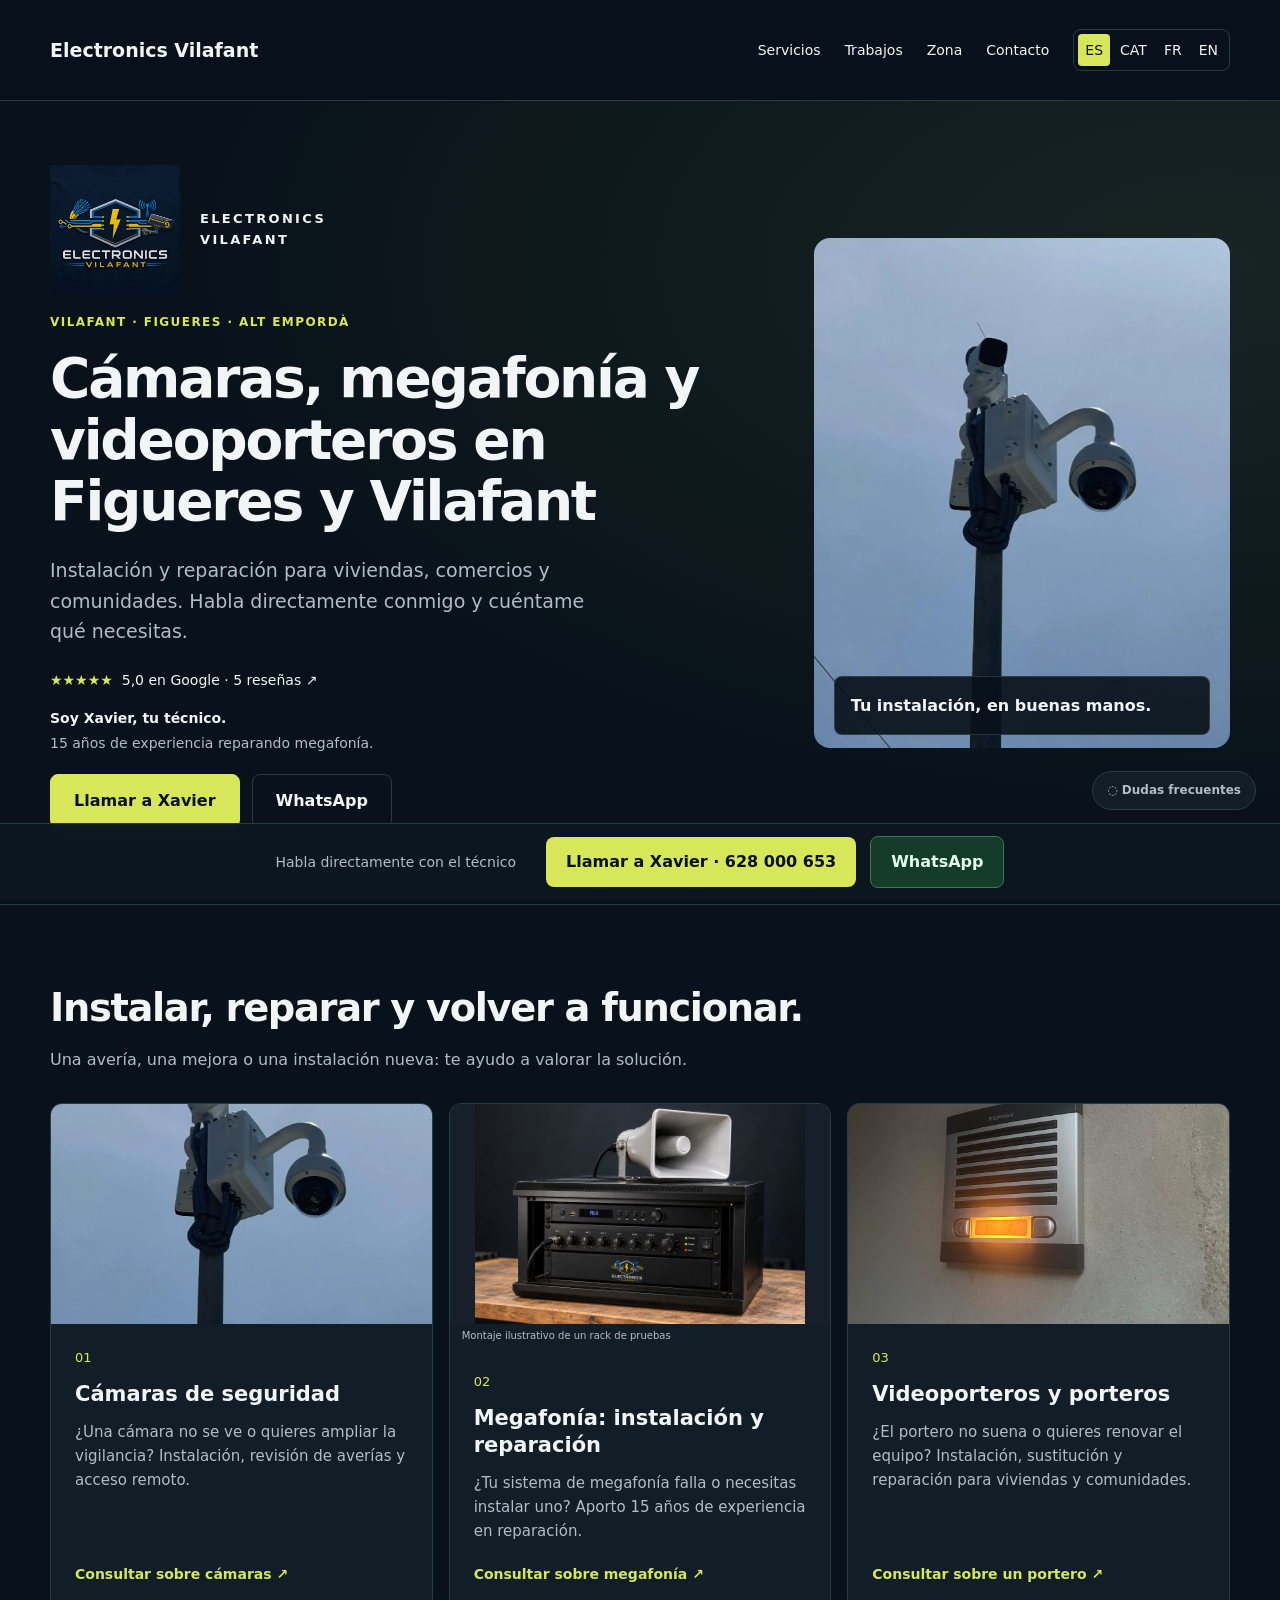
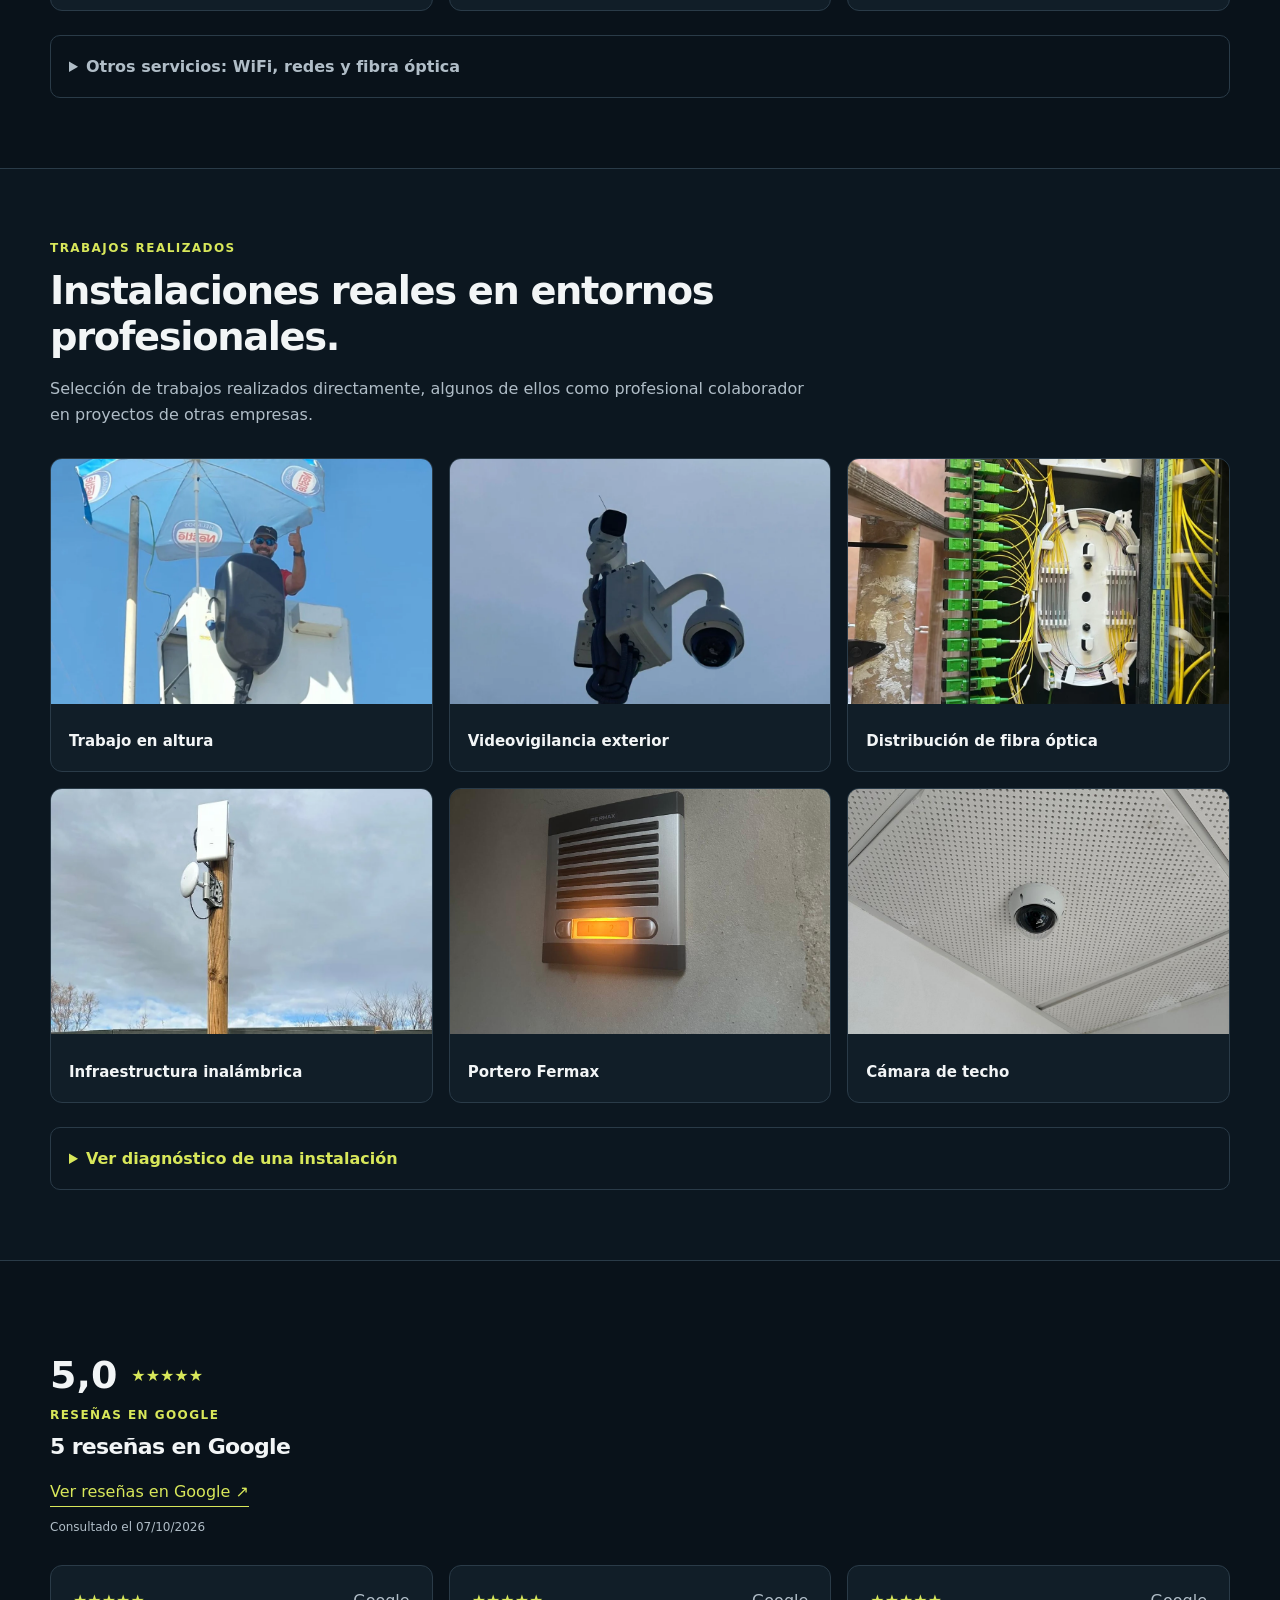
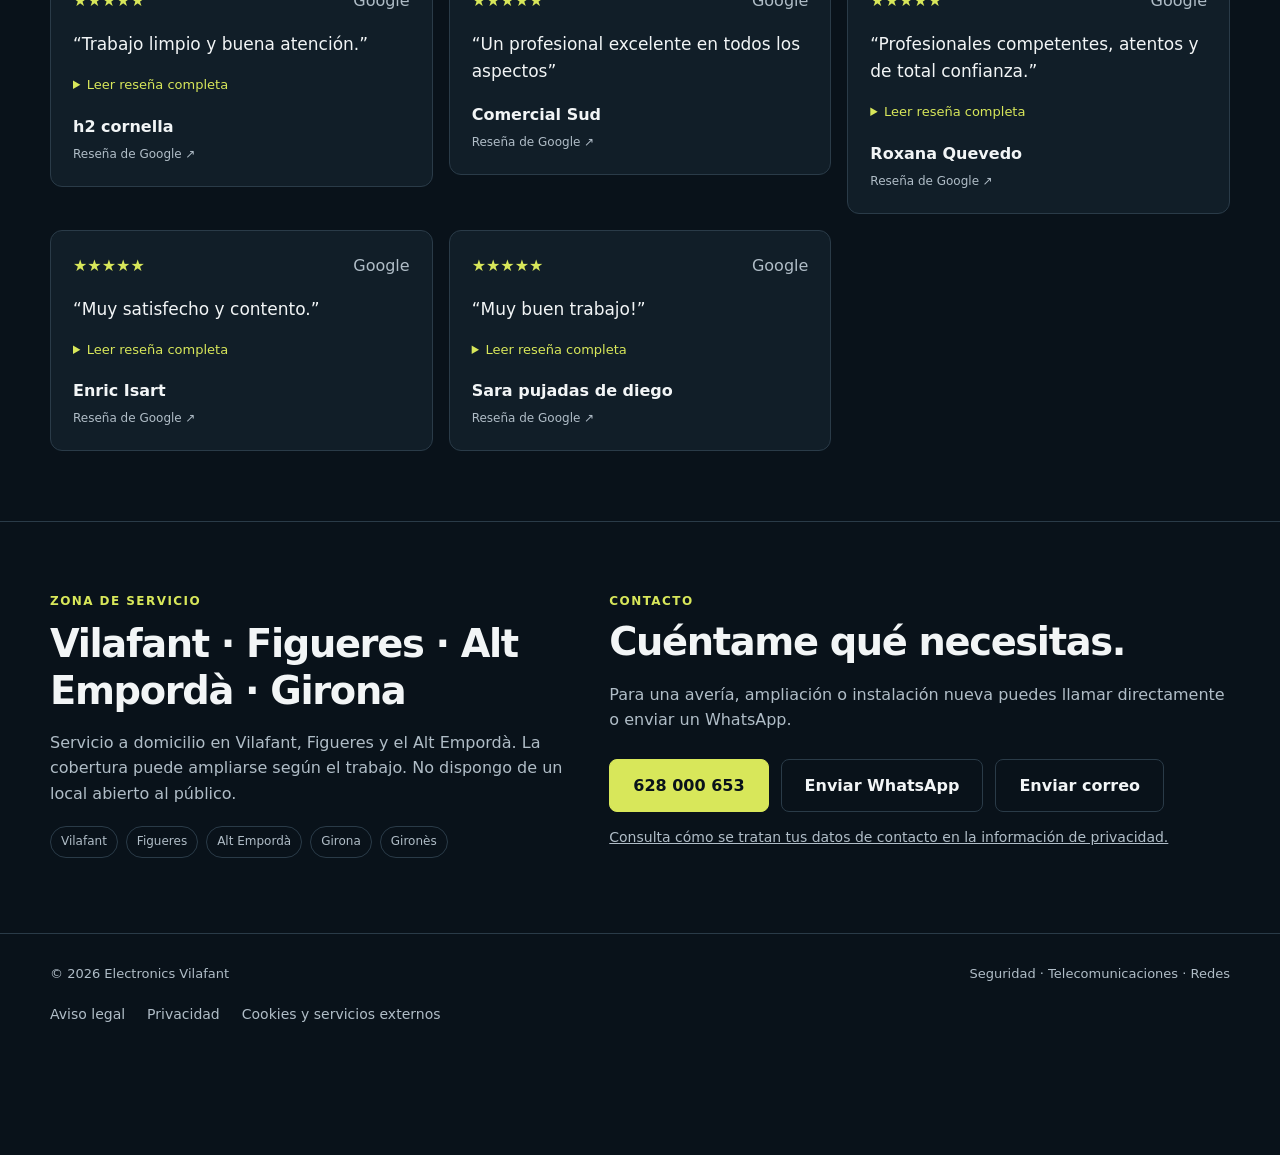
<file: index.html>
<!DOCTYPE html>

<html lang="es">
<head>
<meta content="TzMF8894sAaiKhA2wrbk7s_8dOVNUaIDe1_cLbbDOoE" name="google-site-verification"/>
<meta charset="utf-8"/>
<link href="https://electronicsvilafant.github.io/electronics-vilafant/" rel="canonical"/>
<meta content="index,follow,max-image-preview:large" name="robots"/>
<meta content="https://electronicsvilafant.github.io/electronics-vilafant/" property="og:url"/>
<meta content="width=device-width,initial-scale=1" name="viewport"/>
<title>Cámaras en Figueres y Vilafant | Electronics Vilafant</title>
<meta content="Cámaras, megafonía y videoporteros en Figueres y Vilafant. 15 años de experiencia reparando megafonía. 628 000 653." name="description"/>
<meta content="#09121a" name="theme-color"/>
<meta content="Cámaras en Figueres y Vilafant | Electronics Vilafant" property="og:title"/>
<meta content="Cámaras, megafonía y videoporteros en Figueres y Vilafant. 15 años de experiencia reparando megafonía. 628 000 653." property="og:description"/>
<meta content="website" property="og:type"/>

<script type="application/ld+json">{"@context": "https://schema.org", "@type": "LocalBusiness", "@id": "https://electronicsvilafant.github.io/electronics-vilafant/#negocio", "name": "Electronics Vilafant", "url": "https://electronicsvilafant.github.io/electronics-vilafant/", "telephone": "+34628000653", "email": "electronicsvilafant@gmail.com", "areaServed": ["Vilafant", "Figueres", "Alt Empordà", "Girona"], "description": "Cámaras, megafonía y videoporteros en Figueres y Vilafant. 15 años de experiencia reparando megafonía. 628 000 653.", "hasOfferCatalog": {"@type": "OfferCatalog", "name": "Servicios", "itemListElement": [{"@type": "Offer", "itemOffered": {"@type": "Service", "name": "Cámaras de seguridad", "areaServed": ["Vilafant", "Figueres", "Alt Empordà", "Girona"]}}, {"@type": "Offer", "itemOffered": {"@type": "Service", "name": "Megafonía: instalación y reparación", "areaServed": ["Vilafant", "Figueres", "Alt Empordà", "Girona"]}}, {"@type": "Offer", "itemOffered": {"@type": "Service", "name": "Videoporteros y porteros", "areaServed": ["Vilafant", "Figueres", "Alt Empordà", "Girona"]}}, {"@type": "Offer", "itemOffered": {"@type": "Service", "name": "Redes WiFi", "areaServed": ["Vilafant", "Figueres", "Alt Empordà", "Girona"]}}, {"@type": "Offer", "itemOffered": {"@type": "Service", "name": "Fibra óptica", "areaServed": ["Vilafant", "Figueres", "Alt Empordà", "Girona"]}}, {"@type": "Offer", "itemOffered": {"@type": "Service", "name": "Redes UTP", "areaServed": ["Vilafant", "Figueres", "Alt Empordà", "Girona"]}}, {"@type": "Offer", "itemOffered": {"@type": "Service", "name": "Radioenlaces", "areaServed": ["Vilafant", "Figueres", "Alt Empordà", "Girona"]}}]}, "logo": "https://electronicsvilafant.github.io/electronics-vilafant/assets/logo.webp"}</script>
<link href="https://electronicsvilafant.github.io/electronics-vilafant/" hreflang="es" rel="alternate"/><link href="https://electronicsvilafant.github.io/electronics-vilafant/ca.html" hreflang="ca" rel="alternate"/><link href="https://electronicsvilafant.github.io/electronics-vilafant/fr.html" hreflang="fr" rel="alternate"/><link href="https://electronicsvilafant.github.io/electronics-vilafant/en.html" hreflang="en" rel="alternate"/><link href="https://electronicsvilafant.github.io/electronics-vilafant/" hreflang="x-default" rel="alternate"/><link href="assets/favicon.png" rel="icon" type="image/png"/><meta content="strict-origin-when-cross-origin" name="referrer"/><link href="assets/redesign.css" rel="stylesheet"/></head>
<body>
<a class="skip-link" href="#contenido">Saltar al contenido</a>
<header>
<div class="wrap">
<nav aria-label="Navegación principal">
<a class="brand" href="#inicio">

<span>Electronics Vilafant</span>
</a>
<div class="menu">
<a href="#servicios">Servicios</a>
<a href="#trabajos">Trabajos</a>
<a href="#zona">Zona</a>
<a href="#contacto">Contacto</a>
<div aria-label="Idioma" class="lang-switch" role="group"><a aria-current="page" aria-label="Español" class="lang-btn active" href="index.html" hreflang="es" lang="es">ES</a><a aria-label="Català" class="lang-btn" href="ca.html" hreflang="ca" lang="ca">CAT</a><a aria-label="Français" class="lang-btn" href="fr.html" hreflang="fr" lang="fr">FR</a><a aria-label="English" class="lang-btn" href="en.html" hreflang="en" lang="en">EN</a></div><a class="navcall" href="tel:+34628000653">628 000 653</a>
</div>
</nav>
<div class="mobile-section-nav"><a href="#servicios">Servicios</a><a href="#trabajos">Trabajos</a><a href="#zona">Zona</a><a href="#contacto">Contacto</a></div></div>
</header>

<main id="contenido">
<section class="hero" id="inicio">
<div class="wrap hero-grid">
<div><div class="hero-brand"><img alt="Electronics Vilafant" height="256" src="assets/logo.webp" width="256"/><span>ELECTRONICS VILAFANT</span></div>
<div class="eyebrow"><span class="dot"></span> Vilafant · Figueres · Alt Empordà</div>
<h1>Cámaras, megafonía y videoporteros en Figueres y Vilafant</h1><p>Instalación y reparación para viviendas, comercios y comunidades. Habla directamente conmigo y cuéntame qué necesitas.</p><a class="hero-rating" href="#resenas"><span aria-hidden="true">★★★★★</span> 5,0 en Google · 5 reseñas ↗</a><div class="technician"><strong>Soy Xavier, tu técnico.</strong><span>15 años de experiencia reparando megafonía.</span></div>

<div class="actions">
<a class="btn primary" href="tel:+34628000653">Llamar a Xavier</a>
<a class="btn secondary" href="https://wa.me/34628000653?text=Hola%2C%20contacto%20desde%20la%20web%20de%20Electronics%20Vilafant" rel="noopener" target="_blank">WhatsApp</a>
</div>

</div>

<figure class="hero-work"><img alt="Cámara PTZ de videovigilancia exterior" height="1400" loading="eager" src="assets/camara-ptz.webp" width="1050"/><figcaption>Tu instalación, en buenas manos.</figcaption></figure></div>
</section>
<section id="servicios"><div class="wrap"><div class="section-head"><h2>Instalar, reparar y volver a funcionar.</h2><p>Una avería, una mejora o una instalación nueva: te ayudo a valorar la solución.</p></div><div class="services priority-services"><article class="card priority-card" id="cctv"><figure><img src="assets/camara-ptz.webp" alt="Cámaras de seguridad" loading="lazy"></figure><div class="priority-copy"><div class="icon">01</div><h3>Cámaras de seguridad</h3><p>¿Una cámara no se ve o quieres ampliar la vigilancia? Instalación, revisión de averías y acceso remoto.</p><a class="service-contact" href="https://wa.me/34628000653?text=Consultar%20sobre%20c%C3%A1maras" target="_blank" rel="noopener">Consultar sobre cámaras ↗</a></div></article><article class="card priority-card" id="megafonia"><figure><img src="assets/rack-megafonia.png" alt="Megafonía: instalación y reparación" loading="lazy"><figcaption>Montaje ilustrativo de un rack de pruebas</figcaption></figure><div class="priority-copy"><div class="icon">02</div><h3>Megafonía: instalación y reparación</h3><p>¿Tu sistema de megafonía falla o necesitas instalar uno? Aporto 15 años de experiencia en reparación.</p><a class="service-contact" href="https://wa.me/34628000653?text=Consultar%20sobre%20megafon%C3%ADa" target="_blank" rel="noopener">Consultar sobre megafonía ↗</a></div></article><article class="card priority-card" id="videoporteros"><figure><img src="assets/portero-fermax.jpg" alt="Videoporteros y porteros" loading="lazy"></figure><div class="priority-copy"><div class="icon">03</div><h3>Videoporteros y porteros</h3><p>¿El portero no suena o quieres renovar el equipo? Instalación, sustitución y reparación para viviendas y comunidades.</p><a class="service-contact" href="https://wa.me/34628000653?text=Consultar%20sobre%20un%20portero" target="_blank" rel="noopener">Consultar sobre un portero ↗</a></div></article></div><details class="other-services"><summary>Otros servicios: WiFi, redes y fibra óptica</summary><div class="services"><article class="card" id="wifi"><h3>Redes WiFi</h3><p>Mejora de cobertura, puntos de acceso, redes profesionales y resolución de problemas de conexión.</p></article><article class="card" id="redes"><h3>Redes UTP</h3><p>Cableado estructurado, tomas de red, racks, reorganización y ampliación de redes existentes.</p></article><article class="card" id="fibra"><h3>Fibra óptica</h3><p>Tendido, fusión, reparación y organización de enlaces de fibra para instalaciones privadas y profesionales.</p></article><article class="card" id="radioenlaces"><h3>Radioenlaces</h3><p>Enlaces inalámbricos entre edificios o zonas donde no resulta práctico tender cable.</p></article></div></details></div></section>
<section class="jobs" id="trabajos">
<div class="wrap">
<div class="section-head">
<div class="eyebrow">Trabajos realizados</div>
<h2>Instalaciones reales en entornos profesionales.</h2>
<p>Selección de trabajos realizados directamente, algunos de ellos como profesional colaborador en proyectos de otras empresas.</p>
</div>
<div class="work-gallery">
<figure class="work-card"><img alt="Trabajo en altura con plataforma elevadora" decoding="async" height="1400" loading="lazy" src="assets/trabajo-altura.webp" style="object-position:center 34%" width="1050"/><figcaption><strong>Trabajo en altura</strong></figcaption></figure>
<figure class="work-card"><img alt="Cámara PTZ de videovigilancia exterior" decoding="async" height="1400" loading="lazy" src="assets/camara-ptz.webp" style="object-position:66% 18%" width="1050"/><figcaption><strong>Videovigilancia exterior</strong></figcaption></figure>
<figure class="work-card"><img alt="Distribución profesional de fibra óptica" decoding="async" height="1400" loading="lazy" src="assets/fibra-optica.webp" style="object-position:center 45%" width="1050"/><figcaption><strong>Distribución de fibra óptica</strong></figcaption></figure>
<figure class="work-card"><img alt="Radioenlace y punto de acceso WiFi" decoding="async" height="700" loading="lazy" src="assets/radioenlace.webp" width="933"/><figcaption><strong>Infraestructura inalámbrica</strong></figcaption></figure>
<figure class="work-card"><img src="assets/portero-fermax.jpg" alt="Portero Fermax" loading="lazy" width="1200" height="1600" class="intercom-photo"><figcaption><strong>Portero Fermax</strong></figcaption></figure><figure class="work-card"><img src="assets/camara-techo.jpg" alt="Cámara de techo" loading="lazy" width="1200" height="1600" class="ceiling-photo"><figcaption><strong>Cámara de techo</strong></figcaption></figure></div>
<details class="project-details"><summary>Ver diagnóstico de una instalación</summary><article class="audit-case">
<div class="audit-photos">
<figure><img alt="Cámara con condensación interna detectada durante una revisión" decoding="async" height="672" loading="lazy" src="assets/camara-condensacion.webp" width="900"/><figcaption>Pérdida de estanqueidad y condensación en la óptica.</figcaption></figure>
<figure><img alt="Cámara PTZ con corrosión detectada durante una revisión" decoding="async" height="1312" loading="lazy" src="assets/camara-corrosion.webp" style="object-position:center 42%" width="1200"/><figcaption>PTZ con corrosión severa tras unos 15 años de servicio.</figcaption></figure>
</div>
<div>
<div class="eyebrow">Auditoría y diagnóstico</div>
<h3>Detectar el problema también forma parte del trabajo.</h3><p>No siempre es necesario sustituir una instalación completa. Revisamos el estado del equipamiento y localizamos averías, deterioro y puntos débiles para decidir qué reparar, mantener o renovar.</p><p class="audit-note">En este caso se detectaron una cámara con pérdida de estanqueidad y una PTZ con corrosión severa y bloqueos de giro tras unos 15 años de servicio. Se recomendó su sustitución.</p>
</div>
</article></details>

</div>
</section>
<section class="reviews-section" id="resenas">
<div class="wrap reviews-layout">
<div class="reviews-summary"><div class="rating-line"><strong>5,0</strong><span class="stars" aria-label="5/5">★★★★★</span></div>
<div class="eyebrow">Reseñas en Google</div>

<p>5 reseñas en Google</p>
<a class="google-review-link" href="https://www.google.com/search?hl=es&amp;q=Electronics+Vilafant&amp;si=APenkKm7iecQ4G6P-TsbSMFKIQtv3EFIqRAFw-i8uEbk55Z-_wFxX4oO6agw95O1i20jMueVdSPwGUguM7pfniuCxiAbqyCj-k1sibmouDUIdto3aZ21ORU%3D" rel="noopener" target="_blank"><span>Ver reseñas en Google</span> <span aria-hidden="true">↗</span></a><small class="review-date">Consultado el 07/10/2026</small>
</div>
<div class="review-cards"><blockquote class="customer-review"><div class="review-top"><span class="stars" aria-label="5/5">★★★★★</span><span>Google</span></div><p lang="es">“Trabajo limpio y buena atención.”</p><details class="review-full"><summary>Leer reseña completa</summary><p lang="es">Muy buen servicio. Nos instalaron las cámaras de seguridad de forma rápida y profesional, explicando bien su funcionamiento. Trabajo limpio y buena atención. Muy recomendables.</p></details><footer><strong>h2 cornella</strong><a href="https://www.google.com/maps/contrib/116751748942706688286/reviews" target="_blank" rel="noopener">Reseña de Google ↗</a></footer></blockquote><blockquote class="customer-review"><div class="review-top"><span class="stars" aria-label="5/5">★★★★★</span><span>Google</span></div><p lang="es">“Un profesional excelente en todos los aspectos”</p><footer><strong>Comercial Sud</strong><a href="https://www.google.com/maps/contrib/115398421092492041444/reviews" target="_blank" rel="noopener">Reseña de Google ↗</a></footer></blockquote><blockquote class="customer-review"><div class="review-top"><span class="stars" aria-label="5/5">★★★★★</span><span>Google</span></div><p lang="es">“Profesionales competentes, atentos y de total confianza.”</p><details class="review-full"><summary>Leer reseña completa</summary><p lang="es">Muy contento con el servicio. Tuve un problema y me ofrecieron una solución ágil y resolutiva. Profesionales competentes, atentos y de total confianza. Un 10 en la atención.</p></details><footer><strong>Roxana Quevedo</strong><a href="https://www.google.com/maps/contrib/115885771814132804154/reviews" target="_blank" rel="noopener">Reseña de Google ↗</a></footer></blockquote><blockquote class="customer-review"><div class="review-top"><span class="stars" aria-label="5/5">★★★★★</span><span>Google</span></div><p lang="es">“Muy satisfecho y contento.”</p><details class="review-full"><summary>Leer reseña completa</summary><p lang="es">Està genial! Me hizo la instalación completa de red de fibra con vigilancia de cámaras por toda la casa. La caja de conexiones muy limpia i bien instalada, todo va perfecto y atención de 10 sobre 10. Muy satisfecho y contento. Calidad precio, valió la pena por todo lo que nos ha hecho.</p></details><footer><strong>Enric Isart</strong><a href="https://www.google.com/maps/contrib/112270485366971061182/reviews" target="_blank" rel="noopener">Reseña de Google ↗</a></footer></blockquote><blockquote class="customer-review"><div class="review-top"><span class="stars" aria-label="5/5">★★★★★</span><span>Google</span></div><p lang="es">“Muy buen trabajo!”</p><details class="review-full"><summary>Leer reseña completa</summary><p lang="es">Muy buen trabajo! Me instalaron las cámaras de seguridad, rápidos i muy limpios! Sin duda los volvería a llamar!</p></details><footer><strong>Sara pujadas de diego</strong><a href="https://www.google.com/maps/contrib/104289347019463902283/reviews" target="_blank" rel="noopener">Reseña de Google ↗</a></footer></blockquote></div>
</div>
</section>

<section id="zona">
<div class="wrap area-grid">
<div class="area-box">
<div class="eyebrow">Zona de servicio</div>
<h2>Vilafant · Figueres · Alt Empordà · Girona</h2>
<p style="color:var(--muted)">Servicio a domicilio en Vilafant, Figueres y el Alt Empordà. La cobertura puede ampliarse según el trabajo. No dispongo de un local abierto al público.</p>
<div class="places"><span>Vilafant</span><span>Figueres</span><span>Alt Empordà</span><span>Girona</span><span>Gironès</span></div>
</div>
<div class="contact-box" id="contacto">
<div class="eyebrow">Contacto</div>
<h2 style="margin:8px 0 10px">Cuéntame qué necesitas.</h2>
<p style="color:var(--muted)">Para una avería, ampliación o instalación nueva puedes llamar directamente o enviar un WhatsApp.</p>
<div class="actions">
<a class="btn primary" href="tel:+34628000653">628 000 653</a>
<a class="btn secondary" href="https://wa.me/34628000653?text=Hola%2C%20quiero%20consultar%20un%20trabajo" rel="noopener" target="_blank">Enviar WhatsApp</a><a class="btn secondary email-btn" href="mailto:electronicsvilafant@gmail.com">Enviar correo</a>
</div>
<p style="font-size:14px;color:#60676e"><a href="legal.html#privacidad" style="text-decoration:underline">Consulta cómo se tratan tus datos de contacto en la información de privacidad.</a></p></div>
</div>
</section>


</main>
<footer>
<div class="wrap foot">
<span>© 2026 Electronics Vilafant</span>
<span>Seguridad · Telecomunicaciones · Redes</span>
</div>
<div class="wrap final-legal-links" style="display:flex;flex-wrap:wrap;gap:12px 22px;margin-top:18px;font-size:14px"><a href="legal.html#titular">Aviso legal</a><a href="legal.html#privacidad">Privacidad</a><a href="legal.html#cookies">Cookies y servicios externos</a></div></footer>

<script>window.evLocale=["Seguridad y conexión, bien resueltas.", "Cámaras, redes y videoporteros. Instalación, reparación y mantenimiento con atención directa del técnico.", "Tu instalación, en buenas manos.", "Ver diagnóstico de una instalación", "5 reseñas en Google", "Asistente de Electronics Vilafant", "Respuestas automáticas a dudas frecuentes.", "¿En qué puedo ayudarte?", "Escribe tu pregunta", "Enviar", "Cerrar", "Dudas frecuentes", "Zona de servicio", "Reparaciones", "Presupuesto", "Servicios", "Atendemos en Vilafant, Figueres, Alt Empordà y Girona. Para otras zonas, consulta por WhatsApp.", "Sí, revisamos y reparamos cámaras, megafonía y porteros, también en instalaciones realizadas por otros profesionales. Cuéntanos la avería para valorar el caso.", "El presupuesto depende de la instalación. Contacta por WhatsApp y explica qué necesitas; puedes enviar fotos al técnico.", "Nuestros servicios principales son cámaras de seguridad, instalación y reparación de megafonía, y videoporteros. También trabajamos con WiFi, redes, fibra óptica y radioenlaces.", "No hay un local abierto al público. El servicio se realiza a domicilio.", "No tengo horarios o disponibilidad confirmados. Consulta directamente con el técnico.", "Para esa consulta, el técnico te podrá orientar mejor. Puedes contactar por WhatsApp o llamar al 628 000 653.", "Hablar con el técnico", "Ver más trabajos", "Sí, instalamos y reparamos sistemas de megafonía. Xavier cuenta con 15 años de experiencia en reparación de megafonía. Explica qué falla o qué necesitas por WhatsApp para valorar tu caso."];</script><script defer="True" src="assets/assistant.js"></script><aside class="contact-dock" aria-label="Habla directamente con el técnico"><span>Habla directamente con el técnico</span><a class="dock-call" href="tel:+34628000653">Llamar a Xavier · 628 000 653</a><a class="dock-wa" href="https://wa.me/34628000653" target="_blank" rel="noopener">WhatsApp</a></aside></body>
</html>
</file>
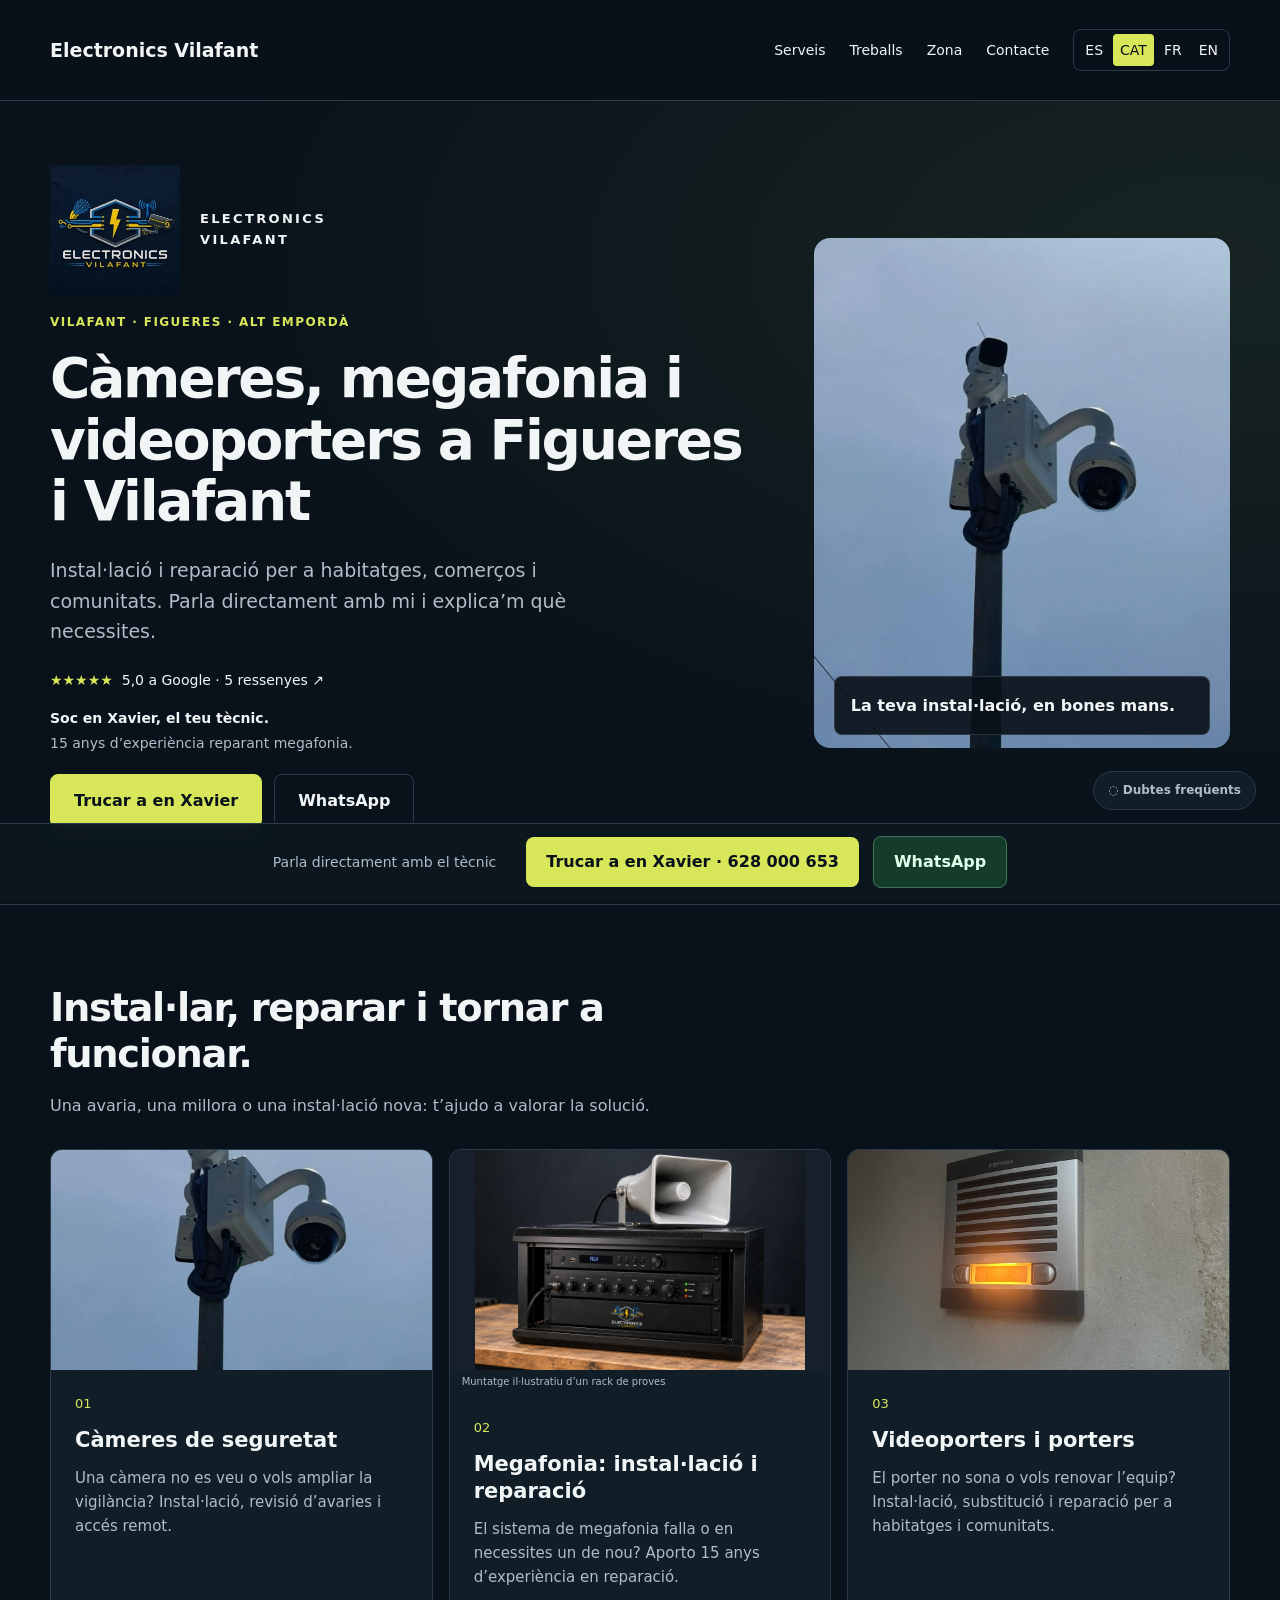
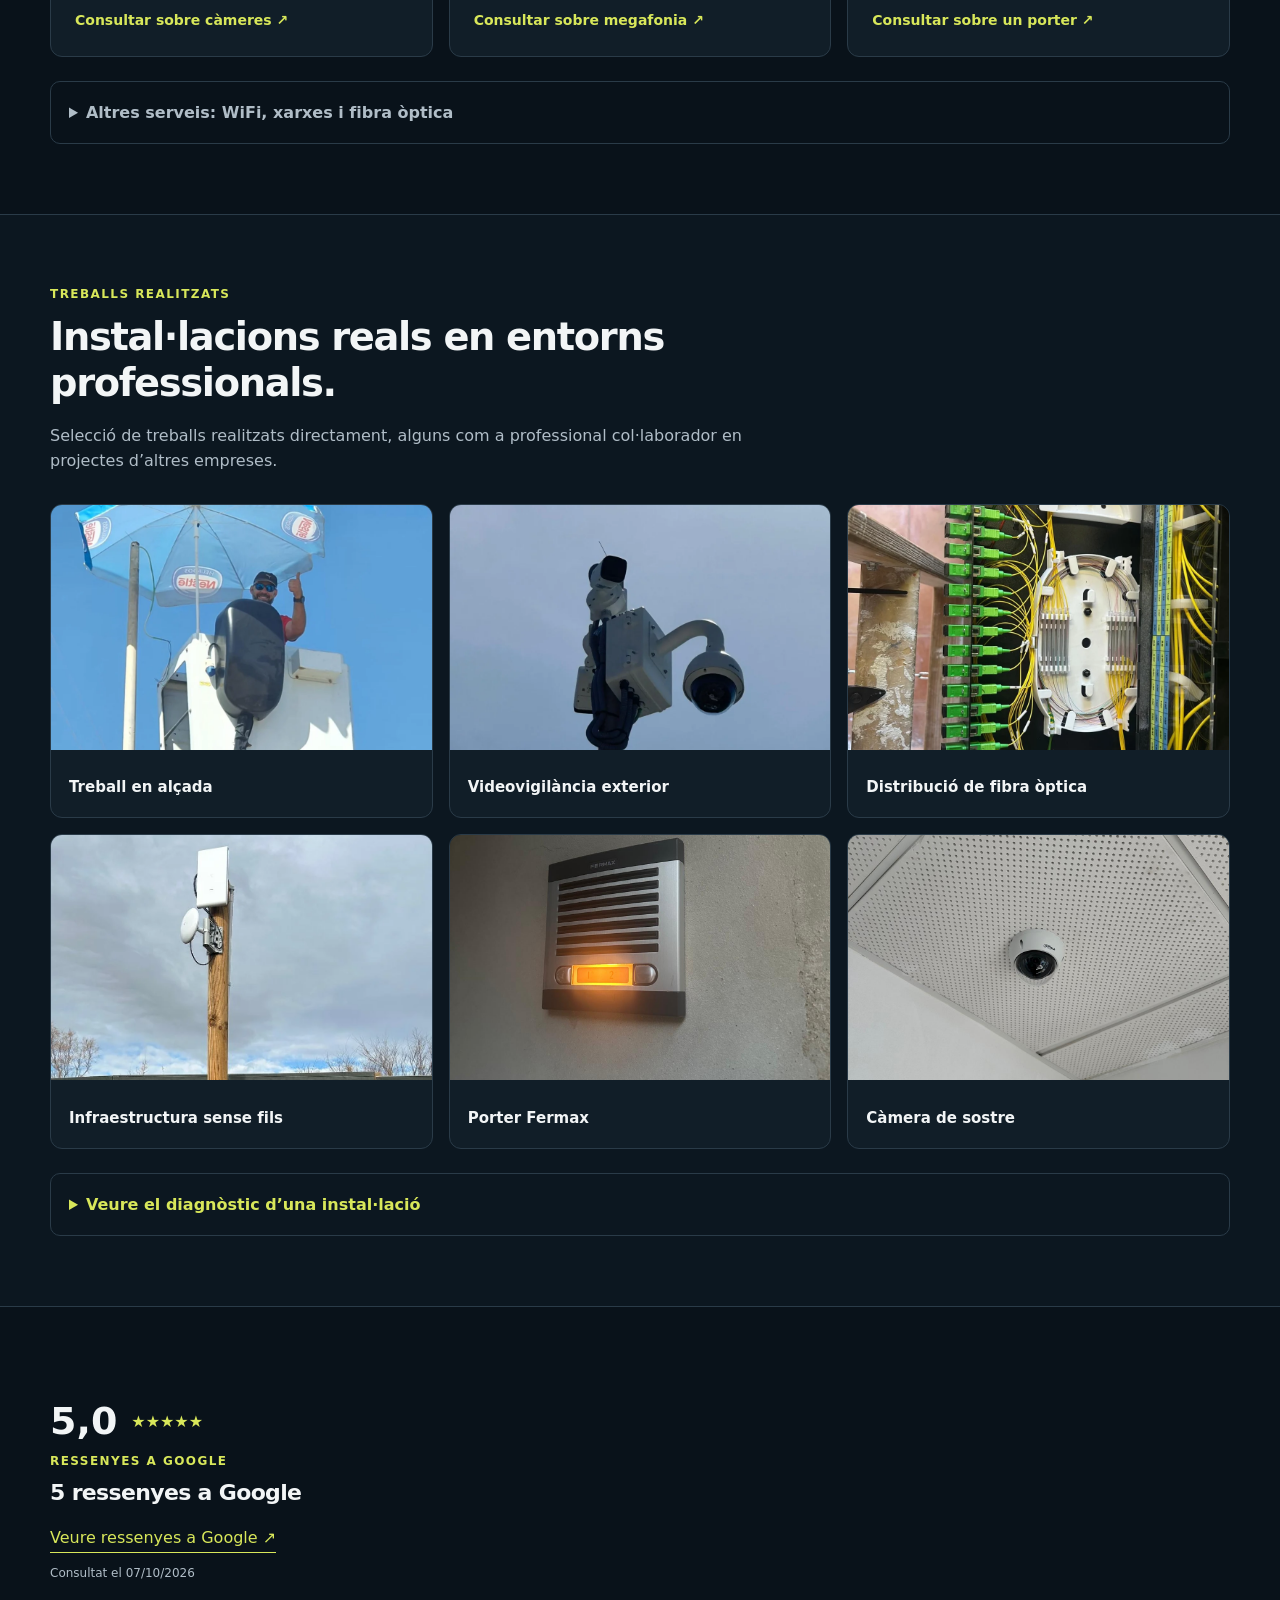
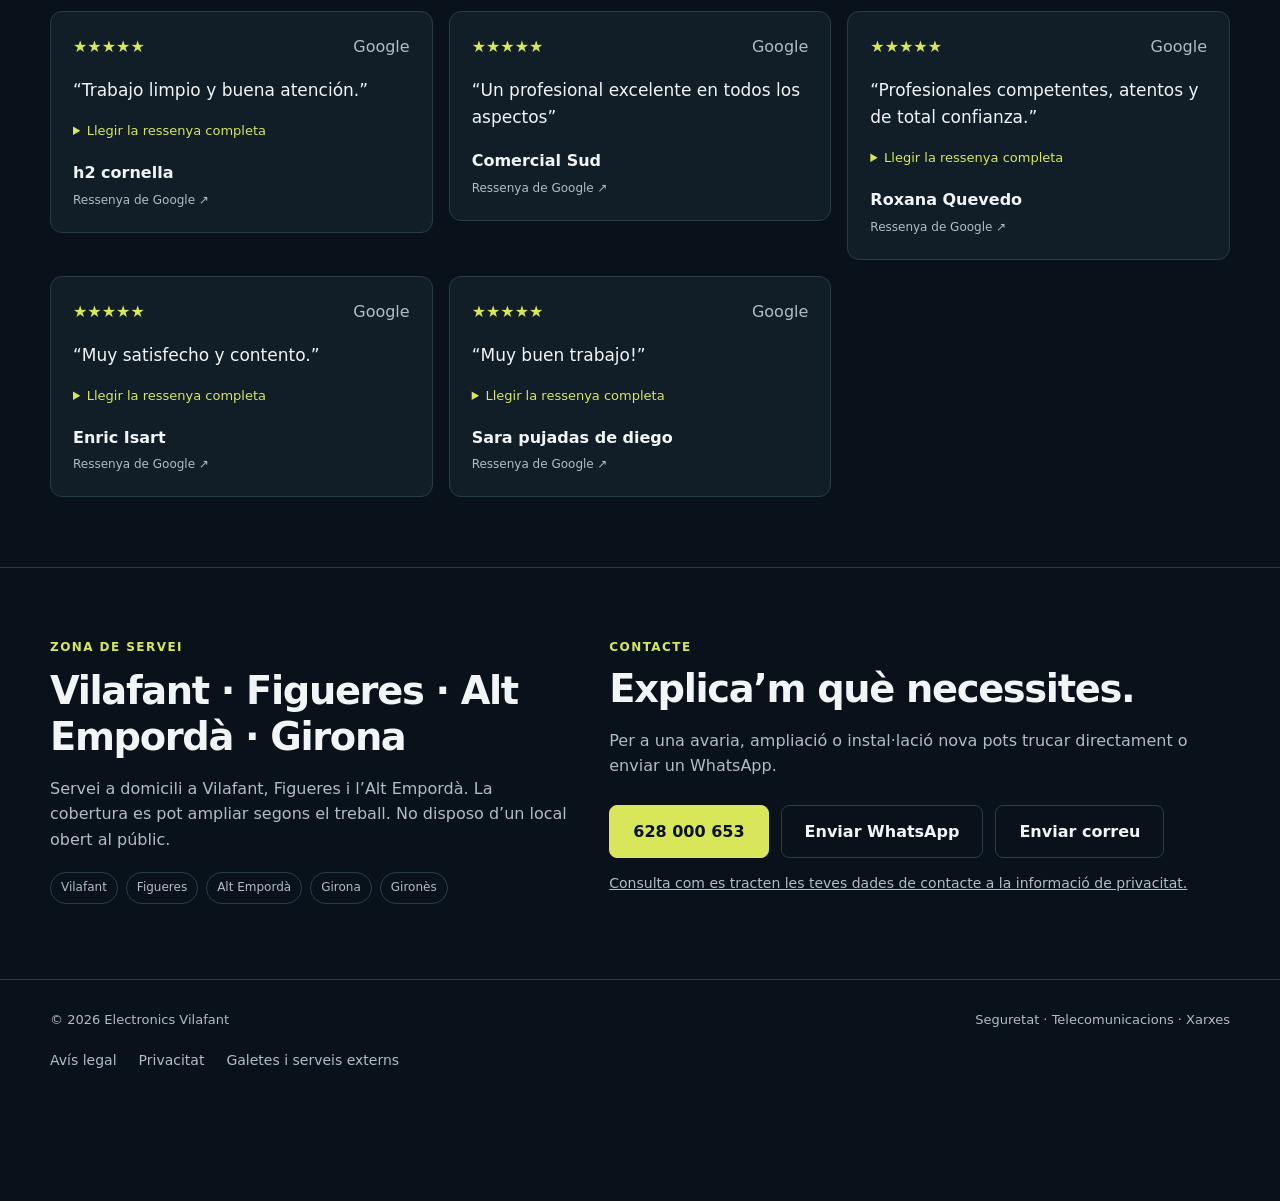
<file: ca.html>
<!DOCTYPE html>

<html lang="ca">
<head>
<meta content="TzMF8894sAaiKhA2wrbk7s_8dOVNUaIDe1_cLbbDOoE" name="google-site-verification"/>
<meta charset="utf-8"/>
<link href="https://electronicsvilafant.github.io/electronics-vilafant/ca.html" rel="canonical"/>
<meta content="index,follow,max-image-preview:large" name="robots"/>
<meta content="https://electronicsvilafant.github.io/electronics-vilafant/ca.html" property="og:url"/>
<meta content="width=device-width,initial-scale=1" name="viewport"/>
<title>Càmeres a Figueres i Vilafant | Electronics Vilafant</title>
<meta content="Càmeres, megafonia i videoporters a Figueres i Vilafant. 15 anys d’experiència reparant megafonia. 628 000 653." name="description"/>
<meta content="#09121a" name="theme-color"/>
<meta content="Càmeres a Figueres i Vilafant | Electronics Vilafant" property="og:title"/>
<meta content="Càmeres, megafonia i videoporters a Figueres i Vilafant. 15 anys d’experiència reparant megafonia. 628 000 653." property="og:description"/>
<meta content="website" property="og:type"/>

<script type="application/ld+json">{"@context": "https://schema.org", "@type": "LocalBusiness", "@id": "https://electronicsvilafant.github.io/electronics-vilafant/#negocio", "name": "Electronics Vilafant", "url": "https://electronicsvilafant.github.io/electronics-vilafant/", "telephone": "+34628000653", "email": "electronicsvilafant@gmail.com", "areaServed": ["Vilafant", "Figueres", "Alt Empordà", "Girona"], "description": "Càmeres, megafonia i videoporters a Figueres i Vilafant. 15 anys d’experiència reparant megafonia. 628 000 653.", "hasOfferCatalog": {"@type": "OfferCatalog", "name": "Serveis", "itemListElement": [{"@type": "Offer", "itemOffered": {"@type": "Service", "name": "Càmeres de seguretat", "areaServed": ["Vilafant", "Figueres", "Alt Empordà", "Girona"]}}, {"@type": "Offer", "itemOffered": {"@type": "Service", "name": "Megafonia: instal·lació i reparació", "areaServed": ["Vilafant", "Figueres", "Alt Empordà", "Girona"]}}, {"@type": "Offer", "itemOffered": {"@type": "Service", "name": "Videoporters i porters", "areaServed": ["Vilafant", "Figueres", "Alt Empordà", "Girona"]}}, {"@type": "Offer", "itemOffered": {"@type": "Service", "name": "Xarxes WiFi", "areaServed": ["Vilafant", "Figueres", "Alt Empordà", "Girona"]}}, {"@type": "Offer", "itemOffered": {"@type": "Service", "name": "Fibra òptica", "areaServed": ["Vilafant", "Figueres", "Alt Empordà", "Girona"]}}, {"@type": "Offer", "itemOffered": {"@type": "Service", "name": "Xarxes UTP", "areaServed": ["Vilafant", "Figueres", "Alt Empordà", "Girona"]}}, {"@type": "Offer", "itemOffered": {"@type": "Service", "name": "Radioenllaços", "areaServed": ["Vilafant", "Figueres", "Alt Empordà", "Girona"]}}]}, "logo": "https://electronicsvilafant.github.io/electronics-vilafant/assets/logo.webp"}</script>
<link href="https://electronicsvilafant.github.io/electronics-vilafant/" hreflang="es" rel="alternate"/><link href="https://electronicsvilafant.github.io/electronics-vilafant/ca.html" hreflang="ca" rel="alternate"/><link href="https://electronicsvilafant.github.io/electronics-vilafant/fr.html" hreflang="fr" rel="alternate"/><link href="https://electronicsvilafant.github.io/electronics-vilafant/en.html" hreflang="en" rel="alternate"/><link href="https://electronicsvilafant.github.io/electronics-vilafant/" hreflang="x-default" rel="alternate"/><link href="assets/favicon.png" rel="icon" type="image/png"/><meta content="strict-origin-when-cross-origin" name="referrer"/><link href="assets/redesign.css" rel="stylesheet"/></head>
<body>
<a class="skip-link" href="#contenido">Salta al contingut</a>
<header>
<div class="wrap">
<nav aria-label="Navegació principal">
<a class="brand" href="#inicio">

<span>Electronics Vilafant</span>
</a>
<div class="menu">
<a href="#servicios">Serveis</a>
<a href="#trabajos">Treballs</a>
<a href="#zona">Zona</a>
<a href="#contacto">Contacte</a>
<div aria-label="Idioma" class="lang-switch" role="group"><a aria-label="Español" class="lang-btn" href="index.html" hreflang="es" lang="es">ES</a><a aria-current="page" aria-label="Català" class="lang-btn active" href="ca.html" hreflang="ca" lang="ca">CAT</a><a aria-label="Français" class="lang-btn" href="fr.html" hreflang="fr" lang="fr">FR</a><a aria-label="English" class="lang-btn" href="en.html" hreflang="en" lang="en">EN</a></div><a class="navcall" href="tel:+34628000653">628 000 653</a>
</div>
</nav>
<div class="mobile-section-nav"><a href="#servicios">Serveis</a><a href="#trabajos">Treballs</a><a href="#zona">Zona</a><a href="#contacto">Contacte</a></div></div>
</header>

<main id="contenido">
<section class="hero" id="inicio">
<div class="wrap hero-grid">
<div><div class="hero-brand"><img alt="Electronics Vilafant" height="256" src="assets/logo.webp" width="256"/><span>ELECTRONICS VILAFANT</span></div>
<div class="eyebrow"><span class="dot"></span> Vilafant · Figueres · Alt Empordà</div>
<h1>Càmeres, megafonia i videoporters a Figueres i Vilafant</h1><p>Instal·lació i reparació per a habitatges, comerços i comunitats. Parla directament amb mi i explica’m què necessites.</p><a class="hero-rating" href="#resenas"><span aria-hidden="true">★★★★★</span> 5,0 a Google · 5 ressenyes ↗</a><div class="technician"><strong>Soc en Xavier, el teu tècnic.</strong><span>15 anys d’experiència reparant megafonia.</span></div>

<div class="actions">
<a class="btn primary" href="tel:+34628000653">Trucar a en Xavier</a>
<a class="btn secondary" href="https://wa.me/34628000653?text=Hola%2C%20contacto%20desde%20la%20web%20de%20Electronics%20Vilafant" rel="noopener" target="_blank">WhatsApp</a>
</div>

</div>

<figure class="hero-work"><img alt="Càmera PTZ de videovigilància exterior" height="1400" loading="eager" src="assets/camara-ptz.webp" width="1050"/><figcaption>La teva instal·lació, en bones mans.</figcaption></figure></div>
</section>
<section id="servicios"><div class="wrap"><div class="section-head"><h2>Instal·lar, reparar i tornar a funcionar.</h2><p>Una avaria, una millora o una instal·lació nova: t’ajudo a valorar la solució.</p></div><div class="services priority-services"><article class="card priority-card" id="cctv"><figure><img src="assets/camara-ptz.webp" alt="Càmeres de seguretat" loading="lazy"></figure><div class="priority-copy"><div class="icon">01</div><h3>Càmeres de seguretat</h3><p>Una càmera no es veu o vols ampliar la vigilància? Instal·lació, revisió d’avaries i accés remot.</p><a class="service-contact" href="https://wa.me/34628000653?text=Consultar%20sobre%20c%C3%A0meres" target="_blank" rel="noopener">Consultar sobre càmeres ↗</a></div></article><article class="card priority-card" id="megafonia"><figure><img src="assets/rack-megafonia.png" alt="Megafonia: instal·lació i reparació" loading="lazy"><figcaption>Muntatge il·lustratiu d’un rack de proves</figcaption></figure><div class="priority-copy"><div class="icon">02</div><h3>Megafonia: instal·lació i reparació</h3><p>El sistema de megafonia falla o en necessites un de nou? Aporto 15 anys d’experiència en reparació.</p><a class="service-contact" href="https://wa.me/34628000653?text=Consultar%20sobre%20megafonia" target="_blank" rel="noopener">Consultar sobre megafonia ↗</a></div></article><article class="card priority-card" id="videoporteros"><figure><img src="assets/portero-fermax.jpg" alt="Videoporters i porters" loading="lazy"></figure><div class="priority-copy"><div class="icon">03</div><h3>Videoporters i porters</h3><p>El porter no sona o vols renovar l’equip? Instal·lació, substitució i reparació per a habitatges i comunitats.</p><a class="service-contact" href="https://wa.me/34628000653?text=Consultar%20sobre%20un%20porter" target="_blank" rel="noopener">Consultar sobre un porter ↗</a></div></article></div><details class="other-services"><summary>Altres serveis: WiFi, xarxes i fibra òptica</summary><div class="services"><article class="card" id="wifi"><h3>Xarxes WiFi</h3><p>Millora de cobertura, punts d’accés, xarxes professionals i resolució de problemes de connexió.</p></article><article class="card" id="redes"><h3>Xarxes UTP</h3><p>Cablejat estructurat, preses de xarxa, racks, reorganització i ampliació de xarxes existents.</p></article><article class="card" id="fibra"><h3>Fibra òptica</h3><p>Estesa, fusió, reparació i organització d’enllaços de fibra per a instal·lacions privades i professionals.</p></article><article class="card" id="radioenlaces"><h3>Radioenllaços</h3><p>Enllaços sense fils entre edificis o zones on no és pràctic estendre cable.</p></article></div></details></div></section>
<section class="jobs" id="trabajos">
<div class="wrap">
<div class="section-head">
<div class="eyebrow">Treballs realitzats</div>
<h2>Instal·lacions reals en entorns professionals.</h2>
<p>Selecció de treballs realitzats directament, alguns com a professional col·laborador en projectes d’altres empreses.</p>
</div>
<div class="work-gallery">
<figure class="work-card"><img alt="Treball en alçada amb plataforma elevadora" decoding="async" height="1400" loading="lazy" src="assets/trabajo-altura.webp" style="object-position:center 34%" width="1050"/><figcaption><strong>Treball en alçada</strong></figcaption></figure>
<figure class="work-card"><img alt="Càmera PTZ de videovigilància exterior" decoding="async" height="1400" loading="lazy" src="assets/camara-ptz.webp" style="object-position:66% 18%" width="1050"/><figcaption><strong>Videovigilància exterior</strong></figcaption></figure>
<figure class="work-card"><img alt="Distribució professional de fibra òptica" decoding="async" height="1400" loading="lazy" src="assets/fibra-optica.webp" style="object-position:center 45%" width="1050"/><figcaption><strong>Distribució de fibra òptica</strong></figcaption></figure>
<figure class="work-card"><img alt="Radioenllaç i punt d’accés WiFi" decoding="async" height="700" loading="lazy" src="assets/radioenlace.webp" width="933"/><figcaption><strong>Infraestructura sense fils</strong></figcaption></figure>
<figure class="work-card"><img src="assets/portero-fermax.jpg" alt="Porter Fermax" loading="lazy" width="1200" height="1600" class="intercom-photo"><figcaption><strong>Porter Fermax</strong></figcaption></figure><figure class="work-card"><img src="assets/camara-techo.jpg" alt="Càmera de sostre" loading="lazy" width="1200" height="1600" class="ceiling-photo"><figcaption><strong>Càmera de sostre</strong></figcaption></figure></div>
<details class="project-details"><summary>Veure el diagnòstic d’una instal·lació</summary><article class="audit-case">
<div class="audit-photos">
<figure><img alt="Càmera amb condensació interna detectada durant una revisió" decoding="async" height="672" loading="lazy" src="assets/camara-condensacion.webp" width="900"/><figcaption>Pèrdua d’estanquitat i condensació a l’òptica.</figcaption></figure>
<figure><img alt="Càmera PTZ amb corrosió detectada durant una revisió" decoding="async" height="1312" loading="lazy" src="assets/camara-corrosion.webp" style="object-position:center 42%" width="1200"/><figcaption>PTZ amb corrosió severa després d’uns 15 anys de servei.</figcaption></figure>
</div>
<div>
<div class="eyebrow">Auditoria i diagnòstic</div>
<h3>Detectar el problema també forma part de la feina.</h3><p>No sempre cal substituir una instal·lació completa. Revisem l’estat dels equips i localitzem avaries, deteriorament i punts febles per decidir què reparar, mantenir o renovar.</p><p class="audit-note">En aquest cas es van detectar una càmera amb pèrdua d’estanquitat i una PTZ amb corrosió severa i bloquejos de gir després d’uns 15 anys de servei. Se’n va recomanar la substitució.</p>
</div>
</article></details>

</div>
</section>
<section class="reviews-section" id="resenas">
<div class="wrap reviews-layout">
<div class="reviews-summary"><div class="rating-line"><strong>5,0</strong><span class="stars" aria-label="5/5">★★★★★</span></div>
<div class="eyebrow">Ressenyes a Google</div>

<p>5 ressenyes a Google</p>
<a class="google-review-link" href="https://www.google.com/search?hl=es&amp;q=Electronics+Vilafant&amp;si=APenkKm7iecQ4G6P-TsbSMFKIQtv3EFIqRAFw-i8uEbk55Z-_wFxX4oO6agw95O1i20jMueVdSPwGUguM7pfniuCxiAbqyCj-k1sibmouDUIdto3aZ21ORU%3D" rel="noopener" target="_blank"><span>Veure ressenyes a Google</span> <span aria-hidden="true">↗</span></a><small class="review-date">Consultat el 07/10/2026</small>
</div>
<div class="review-cards"><blockquote class="customer-review"><div class="review-top"><span class="stars" aria-label="5/5">★★★★★</span><span>Google</span></div><p lang="es">“Trabajo limpio y buena atención.”</p><details class="review-full"><summary>Llegir la ressenya completa</summary><p lang="es">Muy buen servicio. Nos instalaron las cámaras de seguridad de forma rápida y profesional, explicando bien su funcionamiento. Trabajo limpio y buena atención. Muy recomendables.</p></details><footer><strong>h2 cornella</strong><a href="https://www.google.com/maps/contrib/116751748942706688286/reviews" target="_blank" rel="noopener">Ressenya de Google ↗</a></footer></blockquote><blockquote class="customer-review"><div class="review-top"><span class="stars" aria-label="5/5">★★★★★</span><span>Google</span></div><p lang="es">“Un profesional excelente en todos los aspectos”</p><footer><strong>Comercial Sud</strong><a href="https://www.google.com/maps/contrib/115398421092492041444/reviews" target="_blank" rel="noopener">Ressenya de Google ↗</a></footer></blockquote><blockquote class="customer-review"><div class="review-top"><span class="stars" aria-label="5/5">★★★★★</span><span>Google</span></div><p lang="es">“Profesionales competentes, atentos y de total confianza.”</p><details class="review-full"><summary>Llegir la ressenya completa</summary><p lang="es">Muy contento con el servicio. Tuve un problema y me ofrecieron una solución ágil y resolutiva. Profesionales competentes, atentos y de total confianza. Un 10 en la atención.</p></details><footer><strong>Roxana Quevedo</strong><a href="https://www.google.com/maps/contrib/115885771814132804154/reviews" target="_blank" rel="noopener">Ressenya de Google ↗</a></footer></blockquote><blockquote class="customer-review"><div class="review-top"><span class="stars" aria-label="5/5">★★★★★</span><span>Google</span></div><p lang="es">“Muy satisfecho y contento.”</p><details class="review-full"><summary>Llegir la ressenya completa</summary><p lang="es">Està genial! Me hizo la instalación completa de red de fibra con vigilancia de cámaras por toda la casa. La caja de conexiones muy limpia i bien instalada, todo va perfecto y atención de 10 sobre 10. Muy satisfecho y contento. Calidad precio, valió la pena por todo lo que nos ha hecho.</p></details><footer><strong>Enric Isart</strong><a href="https://www.google.com/maps/contrib/112270485366971061182/reviews" target="_blank" rel="noopener">Ressenya de Google ↗</a></footer></blockquote><blockquote class="customer-review"><div class="review-top"><span class="stars" aria-label="5/5">★★★★★</span><span>Google</span></div><p lang="es">“Muy buen trabajo!”</p><details class="review-full"><summary>Llegir la ressenya completa</summary><p lang="es">Muy buen trabajo! Me instalaron las cámaras de seguridad, rápidos i muy limpios! Sin duda los volvería a llamar!</p></details><footer><strong>Sara pujadas de diego</strong><a href="https://www.google.com/maps/contrib/104289347019463902283/reviews" target="_blank" rel="noopener">Ressenya de Google ↗</a></footer></blockquote></div>
</div>
</section>

<section id="zona">
<div class="wrap area-grid">
<div class="area-box">
<div class="eyebrow">Zona de servei</div>
<h2>Vilafant · Figueres · Alt Empordà · Girona</h2>
<p style="color:var(--muted)">Servei a domicili a Vilafant, Figueres i l’Alt Empordà. La cobertura es pot ampliar segons el treball. No disposo d’un local obert al públic.</p>
<div class="places"><span>Vilafant</span><span>Figueres</span><span>Alt Empordà</span><span>Girona</span><span>Gironès</span></div>
</div>
<div class="contact-box" id="contacto">
<div class="eyebrow">Contacte</div>
<h2 style="margin:8px 0 10px">Explica’m què necessites.</h2>
<p style="color:var(--muted)">Per a una avaria, ampliació o instal·lació nova pots trucar directament o enviar un WhatsApp.</p>
<div class="actions">
<a class="btn primary" href="tel:+34628000653">628 000 653</a>
<a class="btn secondary" href="https://wa.me/34628000653?text=Hola%2C%20quiero%20consultar%20un%20trabajo" rel="noopener" target="_blank">Enviar WhatsApp</a><a class="btn secondary email-btn" href="mailto:electronicsvilafant@gmail.com">Enviar correu</a>
</div>
<p style="font-size:14px;color:#60676e"><a href="legal-ca.html#privacidad" style="text-decoration:underline">Consulta com es tracten les teves dades de contacte a la informació de privacitat.</a></p></div>
</div>
</section>


</main>
<footer>
<div class="wrap foot">
<span>© 2026 Electronics Vilafant</span>
<span>Seguretat · Telecomunicacions · Xarxes</span>
</div>
<div class="wrap final-legal-links" style="display:flex;flex-wrap:wrap;gap:12px 22px;margin-top:18px;font-size:14px"><a href="legal-ca.html#titular">Avís legal</a><a href="legal-ca.html#privacidad">Privacitat</a><a href="legal-ca.html#cookies">Galetes i serveis externs</a></div></footer>

<script>window.evLocale=["Seguretat i connexió, ben resoltes.", "Càmeres, xarxes i videoporters. Instal·lació, reparació i manteniment amb atenció directa del tècnic.", "La teva instal·lació, en bones mans.", "Veure el diagnòstic d’una instal·lació", "5 ressenyes a Google", "Assistent d’Electronics Vilafant", "Respostes automàtiques a dubtes freqüents.", "En què et puc ajudar?", "Escriu la teva pregunta", "Enviar", "Tancar", "Dubtes freqüents", "Zona de servei", "Reparacions", "Pressupost", "Serveis", "Servei a Vilafant, Figueres, Alt Empordà i Girona. Per a altres zones, consulta per WhatsApp.", "Sí, revisem i reparem càmeres, megafonia i porters, també en instal·lacions fetes per altres professionals. Explica’ns l’avaria per valorar el cas.", "El pressupost depèn de la instal·lació. Contacta per WhatsApp i explica què necessites; pots enviar fotos al tècnic.", "Els serveis principals són càmeres de seguretat, instal·lació i reparació de megafonia, i videoporters. També treballem amb WiFi, xarxes, fibra òptica i radioenllaços.", "No hi ha un local obert al públic. El servei es fa a domicili.", "No tinc horaris o disponibilitat confirmats. Consulta directament amb el tècnic.", "Per a aquesta consulta, el tècnic et podrà orientar millor. Contacta per WhatsApp o truca al 628 000 653.", "Parlar amb el tècnic", "Veure més treballs", "Sí, instal·lem i reparem sistemes de megafonia. En Xavier té 15 anys d’experiència en reparació de megafonia. Explica per WhatsApp què falla o què necessites per valorar el teu cas."];</script><script defer="True" src="assets/assistant.js"></script><aside class="contact-dock" aria-label="Parla directament amb el tècnic"><span>Parla directament amb el tècnic</span><a class="dock-call" href="tel:+34628000653">Trucar a en Xavier · 628 000 653</a><a class="dock-wa" href="https://wa.me/34628000653" target="_blank" rel="noopener">WhatsApp</a></aside></body>
</html>
</file>
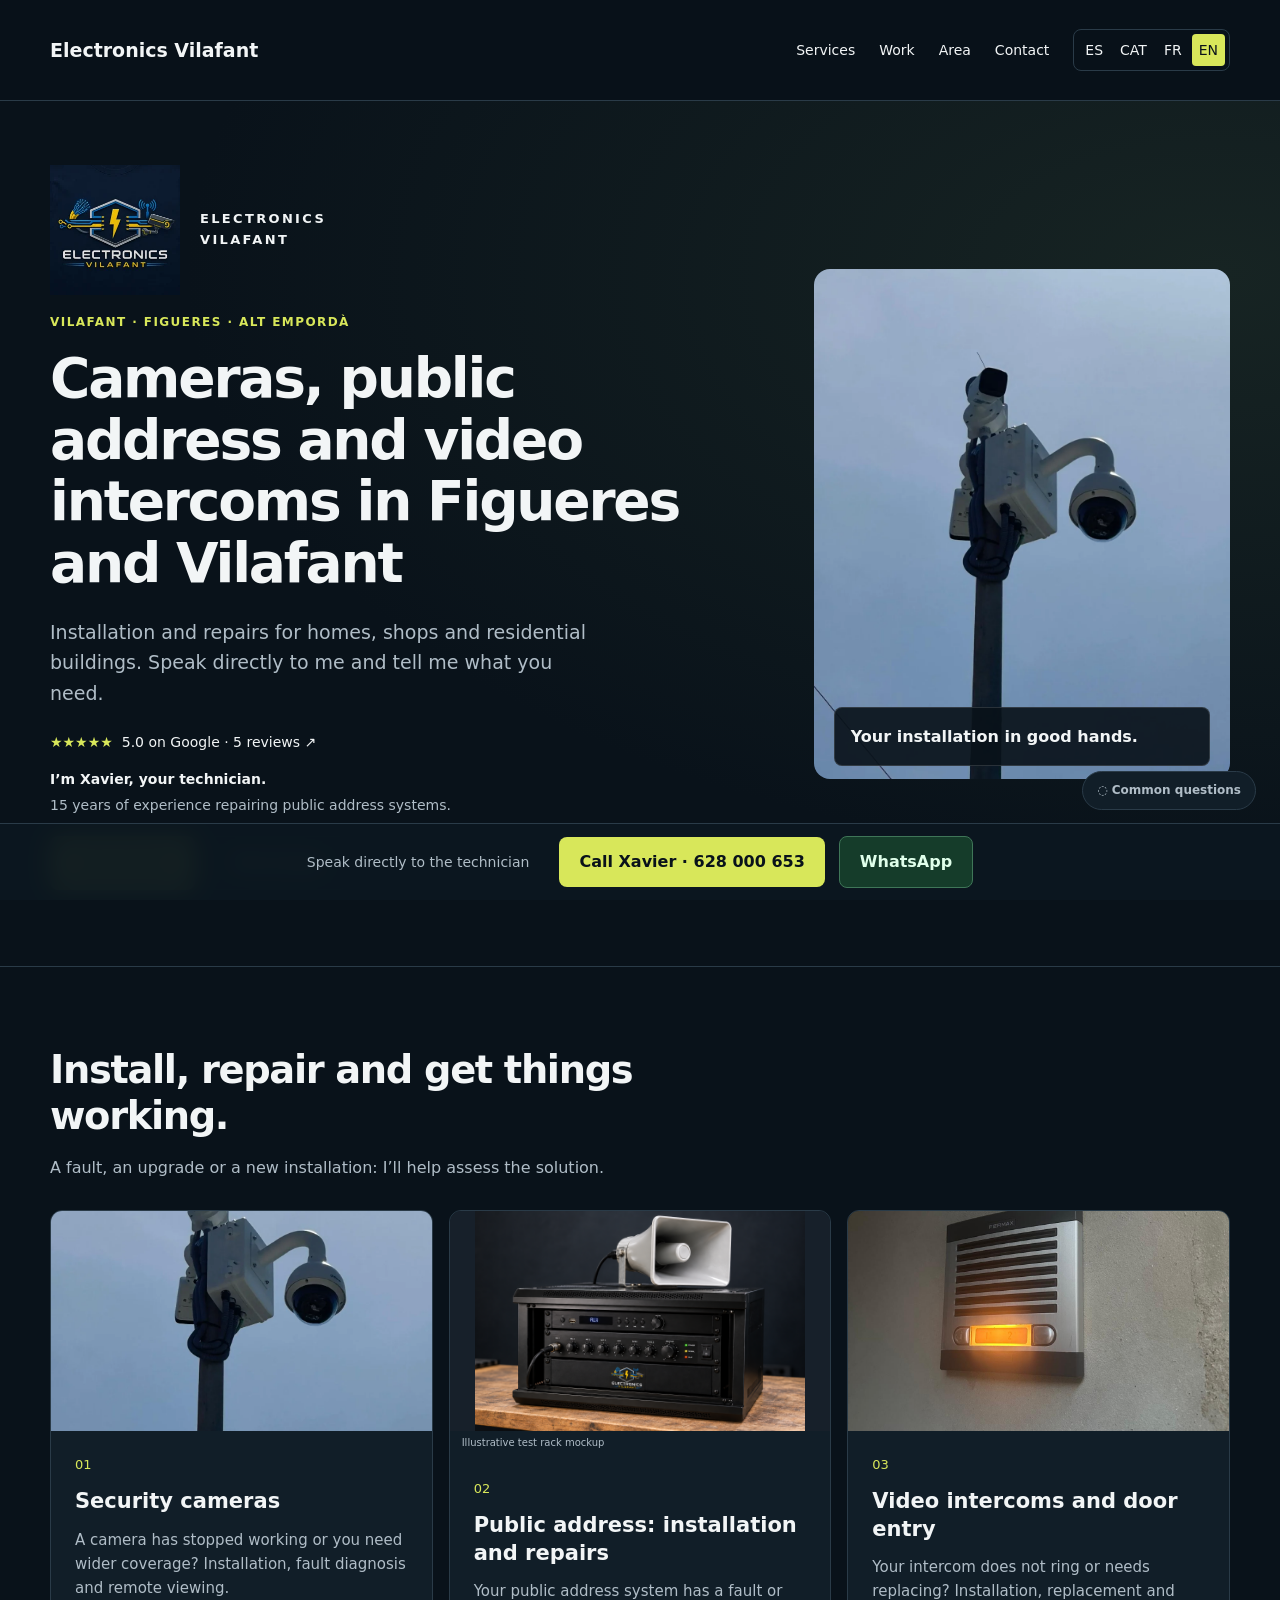
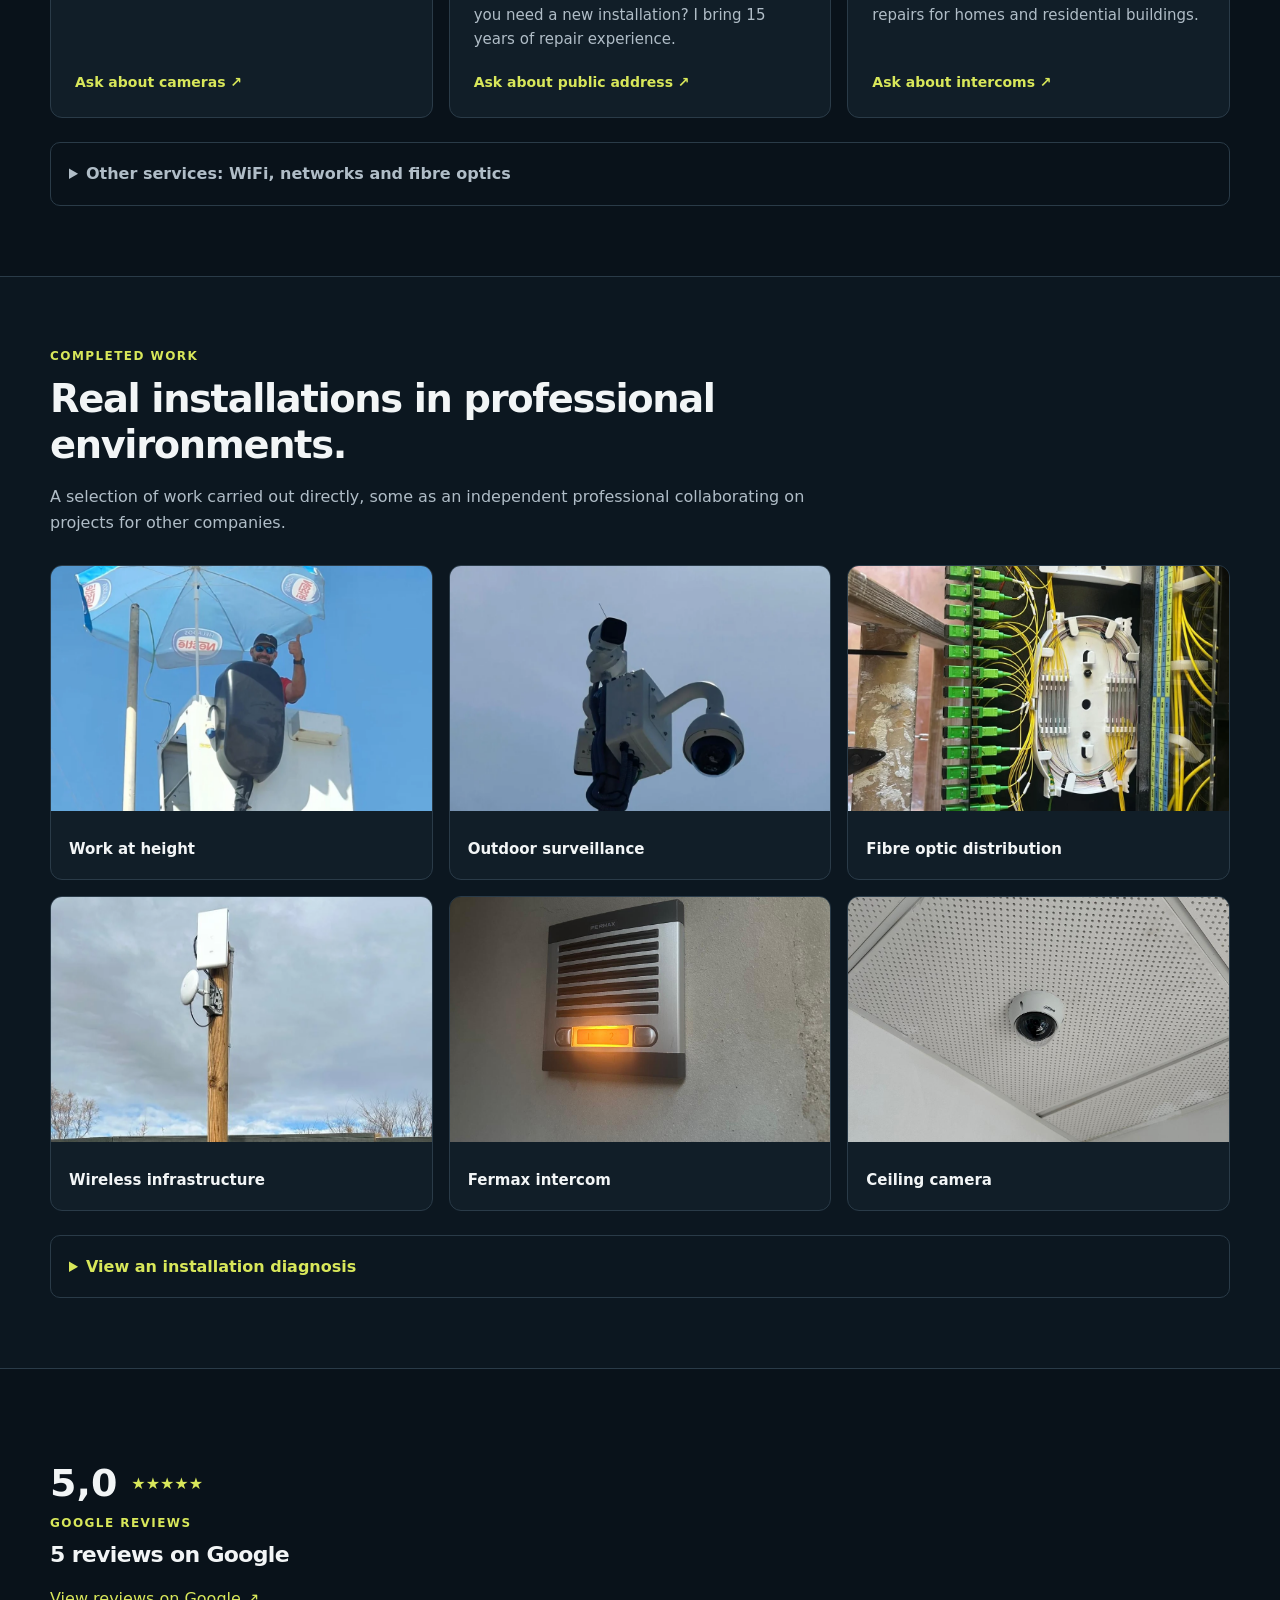
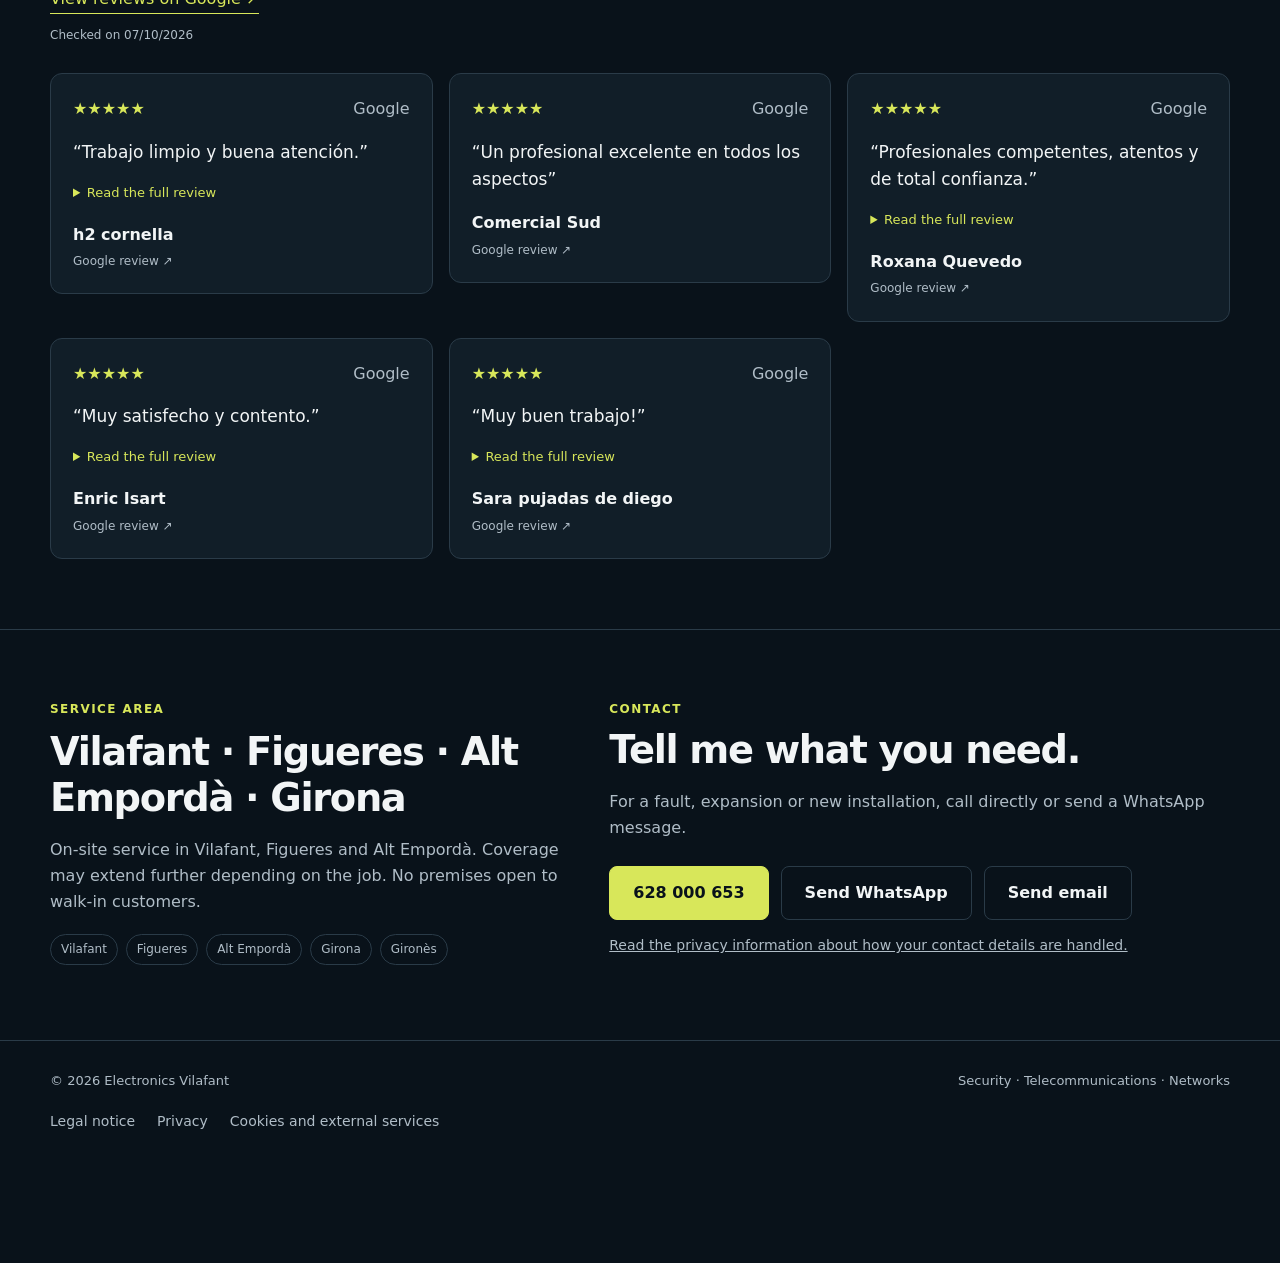
<file: en.html>
<!DOCTYPE html>

<html lang="en">
<head>
<meta content="TzMF8894sAaiKhA2wrbk7s_8dOVNUaIDe1_cLbbDOoE" name="google-site-verification"/>
<meta charset="utf-8"/>
<link href="https://electronicsvilafant.github.io/electronics-vilafant/en.html" rel="canonical"/>
<meta content="index,follow,max-image-preview:large" name="robots"/>
<meta content="https://electronicsvilafant.github.io/electronics-vilafant/en.html" property="og:url"/>
<meta content="width=device-width,initial-scale=1" name="viewport"/>
<title>Cameras in Figueres and Vilafant | Electronics Vilafant</title>
<meta content="Cameras, public address and video intercoms in Figueres and Vilafant. 15 years of experience repairing public address systems. 628 000 653." name="description"/>
<meta content="#09121a" name="theme-color"/>
<meta content="Cameras in Figueres and Vilafant | Electronics Vilafant" property="og:title"/>
<meta content="Cameras, public address and video intercoms in Figueres and Vilafant. 15 years of experience repairing public address systems. 628 000 653." property="og:description"/>
<meta content="website" property="og:type"/>

<script type="application/ld+json">{"@context": "https://schema.org", "@type": "LocalBusiness", "@id": "https://electronicsvilafant.github.io/electronics-vilafant/#negocio", "name": "Electronics Vilafant", "url": "https://electronicsvilafant.github.io/electronics-vilafant/", "telephone": "+34628000653", "email": "electronicsvilafant@gmail.com", "areaServed": ["Vilafant", "Figueres", "Alt Empordà", "Girona"], "description": "Cameras, public address and video intercoms in Figueres and Vilafant. 15 years of experience repairing public address systems. 628 000 653.", "hasOfferCatalog": {"@type": "OfferCatalog", "name": "Services", "itemListElement": [{"@type": "Offer", "itemOffered": {"@type": "Service", "name": "Security cameras", "areaServed": ["Vilafant", "Figueres", "Alt Empordà", "Girona"]}}, {"@type": "Offer", "itemOffered": {"@type": "Service", "name": "Public address: installation and repairs", "areaServed": ["Vilafant", "Figueres", "Alt Empordà", "Girona"]}}, {"@type": "Offer", "itemOffered": {"@type": "Service", "name": "Video intercoms and door entry", "areaServed": ["Vilafant", "Figueres", "Alt Empordà", "Girona"]}}, {"@type": "Offer", "itemOffered": {"@type": "Service", "name": "WiFi networks", "areaServed": ["Vilafant", "Figueres", "Alt Empordà", "Girona"]}}, {"@type": "Offer", "itemOffered": {"@type": "Service", "name": "Fibre optics", "areaServed": ["Vilafant", "Figueres", "Alt Empordà", "Girona"]}}, {"@type": "Offer", "itemOffered": {"@type": "Service", "name": "UTP networks", "areaServed": ["Vilafant", "Figueres", "Alt Empordà", "Girona"]}}, {"@type": "Offer", "itemOffered": {"@type": "Service", "name": "Wireless links", "areaServed": ["Vilafant", "Figueres", "Alt Empordà", "Girona"]}}]}, "logo": "https://electronicsvilafant.github.io/electronics-vilafant/assets/logo.webp"}</script>
<link href="https://electronicsvilafant.github.io/electronics-vilafant/" hreflang="es" rel="alternate"/><link href="https://electronicsvilafant.github.io/electronics-vilafant/ca.html" hreflang="ca" rel="alternate"/><link href="https://electronicsvilafant.github.io/electronics-vilafant/fr.html" hreflang="fr" rel="alternate"/><link href="https://electronicsvilafant.github.io/electronics-vilafant/en.html" hreflang="en" rel="alternate"/><link href="https://electronicsvilafant.github.io/electronics-vilafant/" hreflang="x-default" rel="alternate"/><link href="assets/favicon.png" rel="icon" type="image/png"/><meta content="strict-origin-when-cross-origin" name="referrer"/><link href="assets/redesign.css" rel="stylesheet"/></head>
<body>
<a class="skip-link" href="#contenido">Skip to content</a>
<header>
<div class="wrap">
<nav aria-label="Main navigation">
<a class="brand" href="#inicio">

<span>Electronics Vilafant</span>
</a>
<div class="menu">
<a href="#servicios">Services</a>
<a href="#trabajos">Work</a>
<a href="#zona">Area</a>
<a href="#contacto">Contact</a>
<div aria-label="Language" class="lang-switch" role="group"><a aria-label="Español" class="lang-btn" href="index.html" hreflang="es" lang="es">ES</a><a aria-label="Català" class="lang-btn" href="ca.html" hreflang="ca" lang="ca">CAT</a><a aria-label="Français" class="lang-btn" href="fr.html" hreflang="fr" lang="fr">FR</a><a aria-current="page" aria-label="English" class="lang-btn active" href="en.html" hreflang="en" lang="en">EN</a></div><a class="navcall" href="tel:+34628000653">628 000 653</a>
</div>
</nav>
<div class="mobile-section-nav"><a href="#servicios">Services</a><a href="#trabajos">Work</a><a href="#zona">Area</a><a href="#contacto">Contact</a></div></div>
</header>

<main id="contenido">
<section class="hero" id="inicio">
<div class="wrap hero-grid">
<div><div class="hero-brand"><img alt="Electronics Vilafant" height="256" src="assets/logo.webp" width="256"/><span>ELECTRONICS VILAFANT</span></div>
<div class="eyebrow"><span class="dot"></span> Vilafant · Figueres · Alt Empordà</div>
<h1>Cameras, public address and video intercoms in Figueres and Vilafant</h1><p>Installation and repairs for homes, shops and residential buildings. Speak directly to me and tell me what you need.</p><a class="hero-rating" href="#resenas"><span aria-hidden="true">★★★★★</span> 5.0 on Google · 5 reviews ↗</a><div class="technician"><strong>I’m Xavier, your technician.</strong><span>15 years of experience repairing public address systems.</span></div>

<div class="actions">
<a class="btn primary" href="tel:+34628000653">Call Xavier</a>
<a class="btn secondary" href="https://wa.me/34628000653?text=Hola%2C%20contacto%20desde%20la%20web%20de%20Electronics%20Vilafant" rel="noopener" target="_blank">WhatsApp</a>
</div>

</div>

<figure class="hero-work"><img alt="Outdoor PTZ surveillance camera" height="1400" loading="eager" src="assets/camara-ptz.webp" width="1050"/><figcaption>Your installation in good hands.</figcaption></figure></div>
</section>
<section id="servicios"><div class="wrap"><div class="section-head"><h2>Install, repair and get things working.</h2><p>A fault, an upgrade or a new installation: I’ll help assess the solution.</p></div><div class="services priority-services"><article class="card priority-card" id="cctv"><figure><img src="assets/camara-ptz.webp" alt="Security cameras" loading="lazy"></figure><div class="priority-copy"><div class="icon">01</div><h3>Security cameras</h3><p>A camera has stopped working or you need wider coverage? Installation, fault diagnosis and remote viewing.</p><a class="service-contact" href="https://wa.me/34628000653?text=Ask%20about%20cameras" target="_blank" rel="noopener">Ask about cameras ↗</a></div></article><article class="card priority-card" id="megafonia"><figure><img src="assets/rack-megafonia.png" alt="Public address: installation and repairs" loading="lazy"><figcaption>Illustrative test rack mockup</figcaption></figure><div class="priority-copy"><div class="icon">02</div><h3>Public address: installation and repairs</h3><p>Your public address system has a fault or you need a new installation? I bring 15 years of repair experience.</p><a class="service-contact" href="https://wa.me/34628000653?text=Ask%20about%20public%20address" target="_blank" rel="noopener">Ask about public address ↗</a></div></article><article class="card priority-card" id="videoporteros"><figure><img src="assets/portero-fermax.jpg" alt="Video intercoms and door entry" loading="lazy"></figure><div class="priority-copy"><div class="icon">03</div><h3>Video intercoms and door entry</h3><p>Your intercom does not ring or needs replacing? Installation, replacement and repairs for homes and residential buildings.</p><a class="service-contact" href="https://wa.me/34628000653?text=Ask%20about%20intercoms" target="_blank" rel="noopener">Ask about intercoms ↗</a></div></article></div><details class="other-services"><summary>Other services: WiFi, networks and fibre optics</summary><div class="services"><article class="card" id="wifi"><h3>WiFi networks</h3><p>Coverage improvement, access points, professional networks and connection troubleshooting.</p></article><article class="card" id="redes"><h3>UTP networks</h3><p>Structured cabling, network outlets, racks, reorganisation and expansion of existing networks.</p></article><article class="card" id="fibra"><h3>Fibre optics</h3><p>Fibre laying, splicing, repair and organisation for private and professional installations.</p></article><article class="card" id="radioenlaces"><h3>Wireless links</h3><p>Wireless links between buildings or areas where running cable is impractical.</p></article></div></details></div></section>
<section class="jobs" id="trabajos">
<div class="wrap">
<div class="section-head">
<div class="eyebrow">Completed work</div>
<h2>Real installations in professional environments.</h2>
<p>A selection of work carried out directly, some as an independent professional collaborating on projects for other companies.</p>
</div>
<div class="work-gallery">
<figure class="work-card"><img alt="Work at height using an aerial platform" decoding="async" height="1400" loading="lazy" src="assets/trabajo-altura.webp" style="object-position:center 34%" width="1050"/><figcaption><strong>Work at height</strong></figcaption></figure>
<figure class="work-card"><img alt="Outdoor PTZ surveillance camera" decoding="async" height="1400" loading="lazy" src="assets/camara-ptz.webp" style="object-position:66% 18%" width="1050"/><figcaption><strong>Outdoor surveillance</strong></figcaption></figure>
<figure class="work-card"><img alt="Professional fibre optic distribution" decoding="async" height="1400" loading="lazy" src="assets/fibra-optica.webp" style="object-position:center 45%" width="1050"/><figcaption><strong>Fibre optic distribution</strong></figcaption></figure>
<figure class="work-card"><img alt="Wireless link and WiFi access point" decoding="async" height="700" loading="lazy" src="assets/radioenlace.webp" width="933"/><figcaption><strong>Wireless infrastructure</strong></figcaption></figure>
<figure class="work-card"><img src="assets/portero-fermax.jpg" alt="Fermax intercom" loading="lazy" width="1200" height="1600" class="intercom-photo"><figcaption><strong>Fermax intercom</strong></figcaption></figure><figure class="work-card"><img src="assets/camara-techo.jpg" alt="Ceiling camera" loading="lazy" width="1200" height="1600" class="ceiling-photo"><figcaption><strong>Ceiling camera</strong></figcaption></figure></div>
<details class="project-details"><summary>View an installation diagnosis</summary><article class="audit-case">
<div class="audit-photos">
<figure><img alt="Internal camera condensation found during inspection" decoding="async" height="672" loading="lazy" src="assets/camara-condensacion.webp" width="900"/><figcaption>Loss of sealing and condensation inside the optics.</figcaption></figure>
<figure><img alt="PTZ camera corrosion found during inspection" decoding="async" height="1312" loading="lazy" src="assets/camara-corrosion.webp" style="object-position:center 42%" width="1200"/><figcaption>PTZ with severe corrosion after around 15 years of service.</figcaption></figure>
</div>
<div>
<div class="eyebrow">Audit &amp; diagnostics</div>
<h3>Finding the problem is part of the job too.</h3><p>A complete installation does not always need to be replaced. We assess equipment condition and identify faults, deterioration and weak points to decide what should be repaired, maintained or renewed.</p><p class="audit-note">In this case, a camera with failed sealing and a severely corroded PTZ that sometimes jammed after around 15 years of service were found. Replacement was recommended.</p>
</div>
</article></details>

</div>
</section>
<section class="reviews-section" id="resenas">
<div class="wrap reviews-layout">
<div class="reviews-summary"><div class="rating-line"><strong>5,0</strong><span class="stars" aria-label="5/5">★★★★★</span></div>
<div class="eyebrow">Google reviews</div>

<p>5 reviews on Google</p>
<a class="google-review-link" href="https://www.google.com/search?hl=es&amp;q=Electronics+Vilafant&amp;si=APenkKm7iecQ4G6P-TsbSMFKIQtv3EFIqRAFw-i8uEbk55Z-_wFxX4oO6agw95O1i20jMueVdSPwGUguM7pfniuCxiAbqyCj-k1sibmouDUIdto3aZ21ORU%3D" rel="noopener" target="_blank"><span>View reviews on Google</span> <span aria-hidden="true">↗</span></a><small class="review-date">Checked on 07/10/2026</small>
</div>
<div class="review-cards"><blockquote class="customer-review"><div class="review-top"><span class="stars" aria-label="5/5">★★★★★</span><span>Google</span></div><p lang="es">“Trabajo limpio y buena atención.”</p><details class="review-full"><summary>Read the full review</summary><p lang="es">Muy buen servicio. Nos instalaron las cámaras de seguridad de forma rápida y profesional, explicando bien su funcionamiento. Trabajo limpio y buena atención. Muy recomendables.</p></details><footer><strong>h2 cornella</strong><a href="https://www.google.com/maps/contrib/116751748942706688286/reviews" target="_blank" rel="noopener">Google review ↗</a></footer></blockquote><blockquote class="customer-review"><div class="review-top"><span class="stars" aria-label="5/5">★★★★★</span><span>Google</span></div><p lang="es">“Un profesional excelente en todos los aspectos”</p><footer><strong>Comercial Sud</strong><a href="https://www.google.com/maps/contrib/115398421092492041444/reviews" target="_blank" rel="noopener">Google review ↗</a></footer></blockquote><blockquote class="customer-review"><div class="review-top"><span class="stars" aria-label="5/5">★★★★★</span><span>Google</span></div><p lang="es">“Profesionales competentes, atentos y de total confianza.”</p><details class="review-full"><summary>Read the full review</summary><p lang="es">Muy contento con el servicio. Tuve un problema y me ofrecieron una solución ágil y resolutiva. Profesionales competentes, atentos y de total confianza. Un 10 en la atención.</p></details><footer><strong>Roxana Quevedo</strong><a href="https://www.google.com/maps/contrib/115885771814132804154/reviews" target="_blank" rel="noopener">Google review ↗</a></footer></blockquote><blockquote class="customer-review"><div class="review-top"><span class="stars" aria-label="5/5">★★★★★</span><span>Google</span></div><p lang="es">“Muy satisfecho y contento.”</p><details class="review-full"><summary>Read the full review</summary><p lang="es">Està genial! Me hizo la instalación completa de red de fibra con vigilancia de cámaras por toda la casa. La caja de conexiones muy limpia i bien instalada, todo va perfecto y atención de 10 sobre 10. Muy satisfecho y contento. Calidad precio, valió la pena por todo lo que nos ha hecho.</p></details><footer><strong>Enric Isart</strong><a href="https://www.google.com/maps/contrib/112270485366971061182/reviews" target="_blank" rel="noopener">Google review ↗</a></footer></blockquote><blockquote class="customer-review"><div class="review-top"><span class="stars" aria-label="5/5">★★★★★</span><span>Google</span></div><p lang="es">“Muy buen trabajo!”</p><details class="review-full"><summary>Read the full review</summary><p lang="es">Muy buen trabajo! Me instalaron las cámaras de seguridad, rápidos i muy limpios! Sin duda los volvería a llamar!</p></details><footer><strong>Sara pujadas de diego</strong><a href="https://www.google.com/maps/contrib/104289347019463902283/reviews" target="_blank" rel="noopener">Google review ↗</a></footer></blockquote></div>
</div>
</section>

<section id="zona">
<div class="wrap area-grid">
<div class="area-box">
<div class="eyebrow">Service area</div>
<h2>Vilafant · Figueres · Alt Empordà · Girona</h2>
<p style="color:var(--muted)">On-site service in Vilafant, Figueres and Alt Empordà. Coverage may extend further depending on the job. No premises open to walk-in customers.</p>
<div class="places"><span>Vilafant</span><span>Figueres</span><span>Alt Empordà</span><span>Girona</span><span>Gironès</span></div>
</div>
<div class="contact-box" id="contacto">
<div class="eyebrow">Contact</div>
<h2 style="margin:8px 0 10px">Tell me what you need.</h2>
<p style="color:var(--muted)">For a fault, expansion or new installation, call directly or send a WhatsApp message.</p>
<div class="actions">
<a class="btn primary" href="tel:+34628000653">628 000 653</a>
<a class="btn secondary" href="https://wa.me/34628000653?text=Hola%2C%20quiero%20consultar%20un%20trabajo" rel="noopener" target="_blank">Send WhatsApp</a><a class="btn secondary email-btn" href="mailto:electronicsvilafant@gmail.com">Send email</a>
</div>
<p style="font-size:14px;color:#60676e"><a href="legal-en.html#privacidad" style="text-decoration:underline">Read the privacy information about how your contact details are handled.</a></p></div>
</div>
</section>


</main>
<footer>
<div class="wrap foot">
<span>© 2026 Electronics Vilafant</span>
<span>Security · Telecommunications · Networks</span>
</div>
<div class="wrap final-legal-links" style="display:flex;flex-wrap:wrap;gap:12px 22px;margin-top:18px;font-size:14px"><a href="legal-en.html#titular">Legal notice</a><a href="legal-en.html#privacidad">Privacy</a><a href="legal-en.html#cookies">Cookies and external services</a></div></footer>

<script>window.evLocale=["Security and connection, sorted.", "Cameras, networks and video intercoms. Installation, repairs and maintenance with direct access to your technician.", "Your installation in good hands.", "View an installation diagnosis", "5 reviews on Google", "Electronics Vilafant assistant", "Automatic answers to frequently asked questions.", "How can I help?", "Type your question", "Send", "Close", "Common questions", "Service area", "Repairs", "Quote", "Services", "We work in Vilafant, Figueres, Alt Empordà and Girona. Ask on WhatsApp about other areas.", "Yes, we inspect and repair cameras, public address systems and intercoms, including installations by other professionals. Describe the fault so we can assess it.", "Quotes depend on the installation. Describe your needs on WhatsApp; you can send photos to the technician.", "Our main services are security cameras, public address installation and repairs, and video intercoms. We also work with WiFi, networks, fibre optics and radio links.", "There is no shop open to the public. We visit your premises.", "Hours and availability are not confirmed here. Please contact the technician directly.", "The technician can help with that question. Contact them on WhatsApp or call 628 000 653.", "Contact the technician", "View more projects", "Yes, we install and repair public address systems. Xavier has 15 years of experience repairing public address equipment. Describe your needs on WhatsApp."];</script><script defer="True" src="assets/assistant.js"></script><aside class="contact-dock" aria-label="Speak directly to the technician"><span>Speak directly to the technician</span><a class="dock-call" href="tel:+34628000653">Call Xavier · 628 000 653</a><a class="dock-wa" href="https://wa.me/34628000653" target="_blank" rel="noopener">WhatsApp</a></aside></body>
</html>
</file>
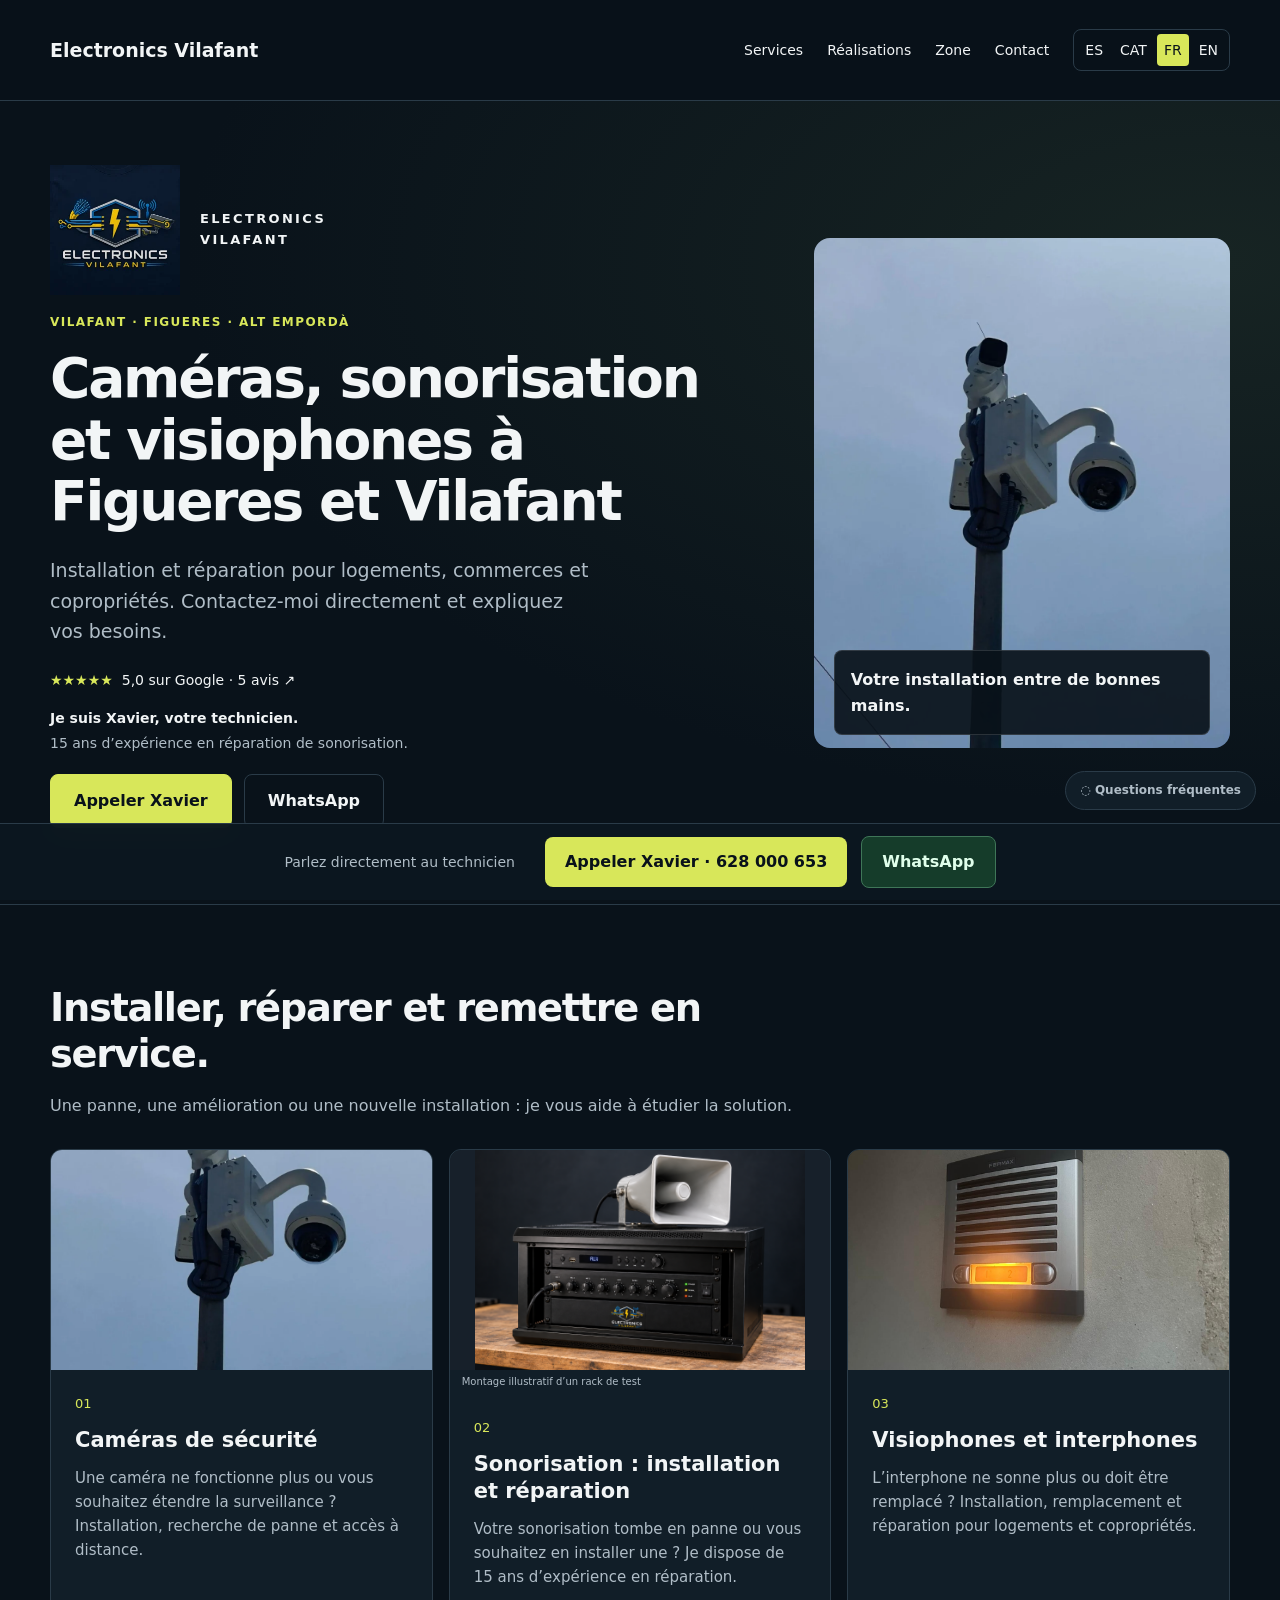
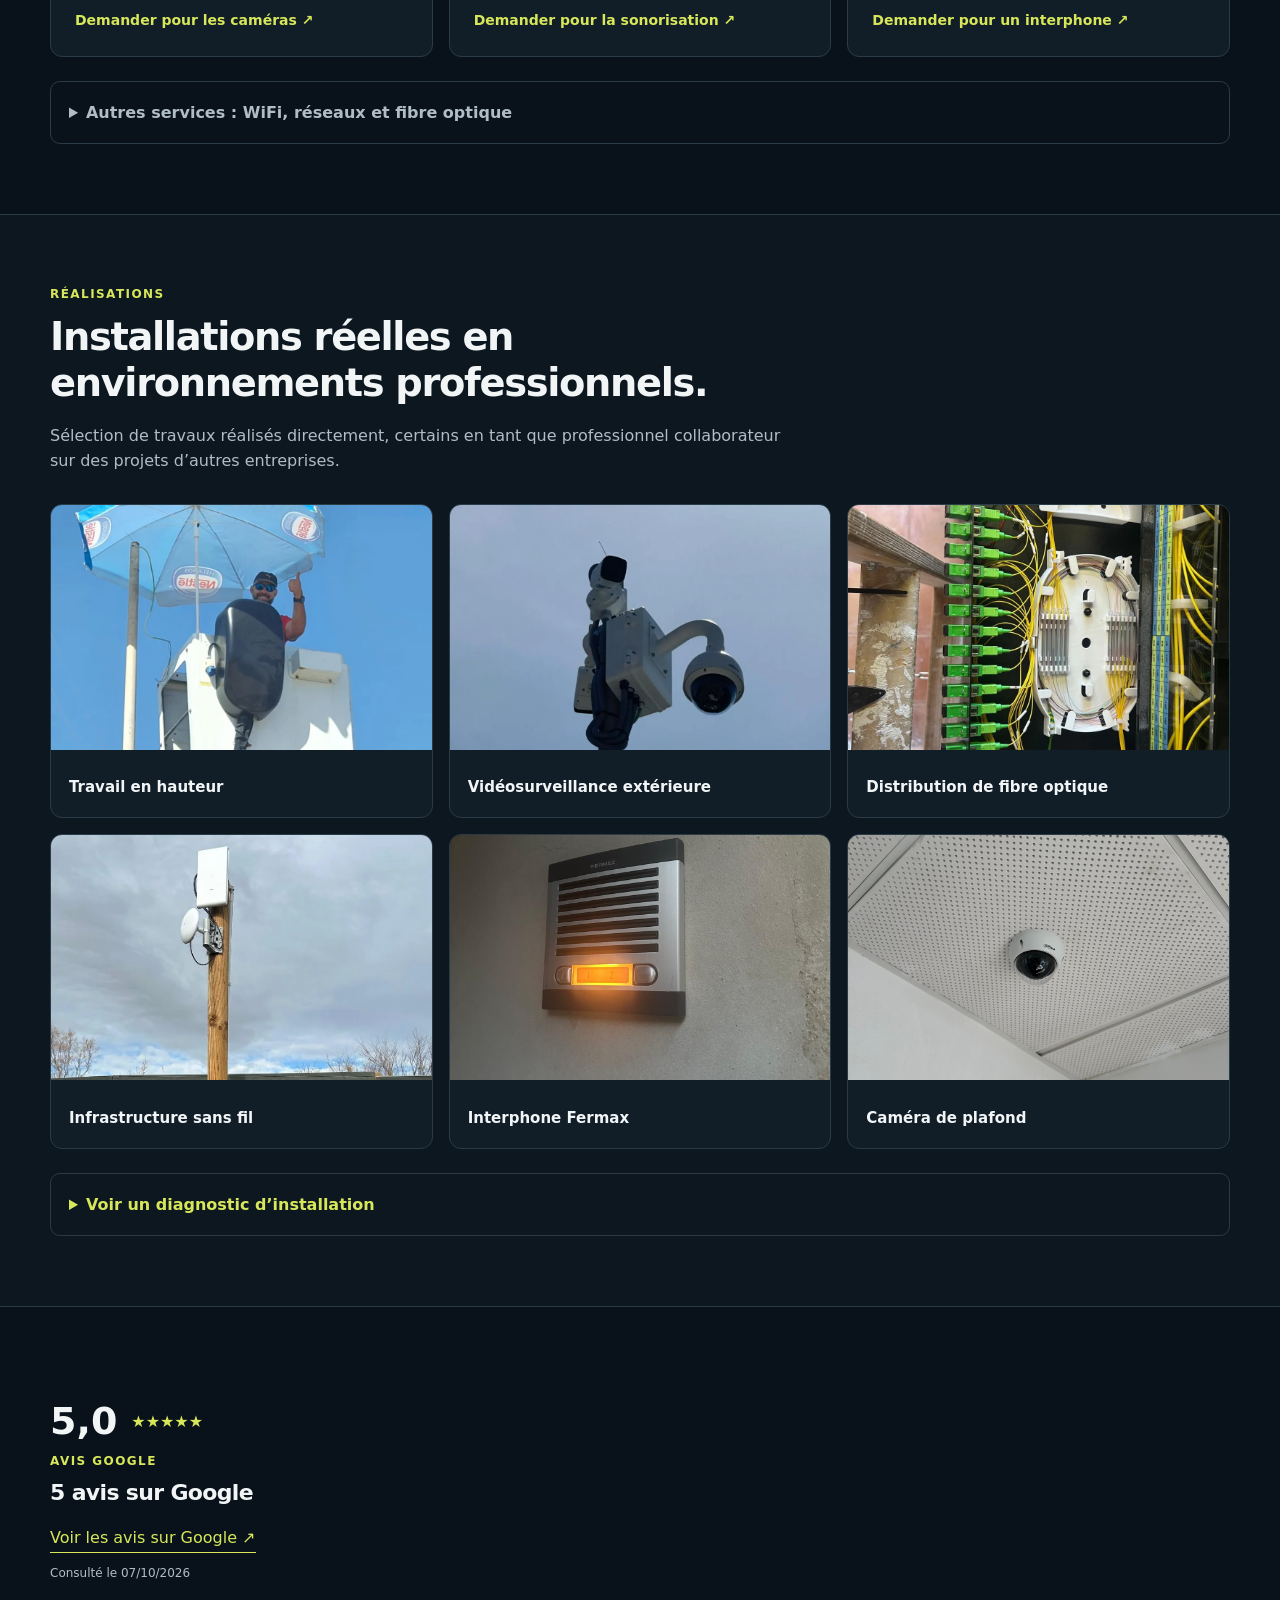
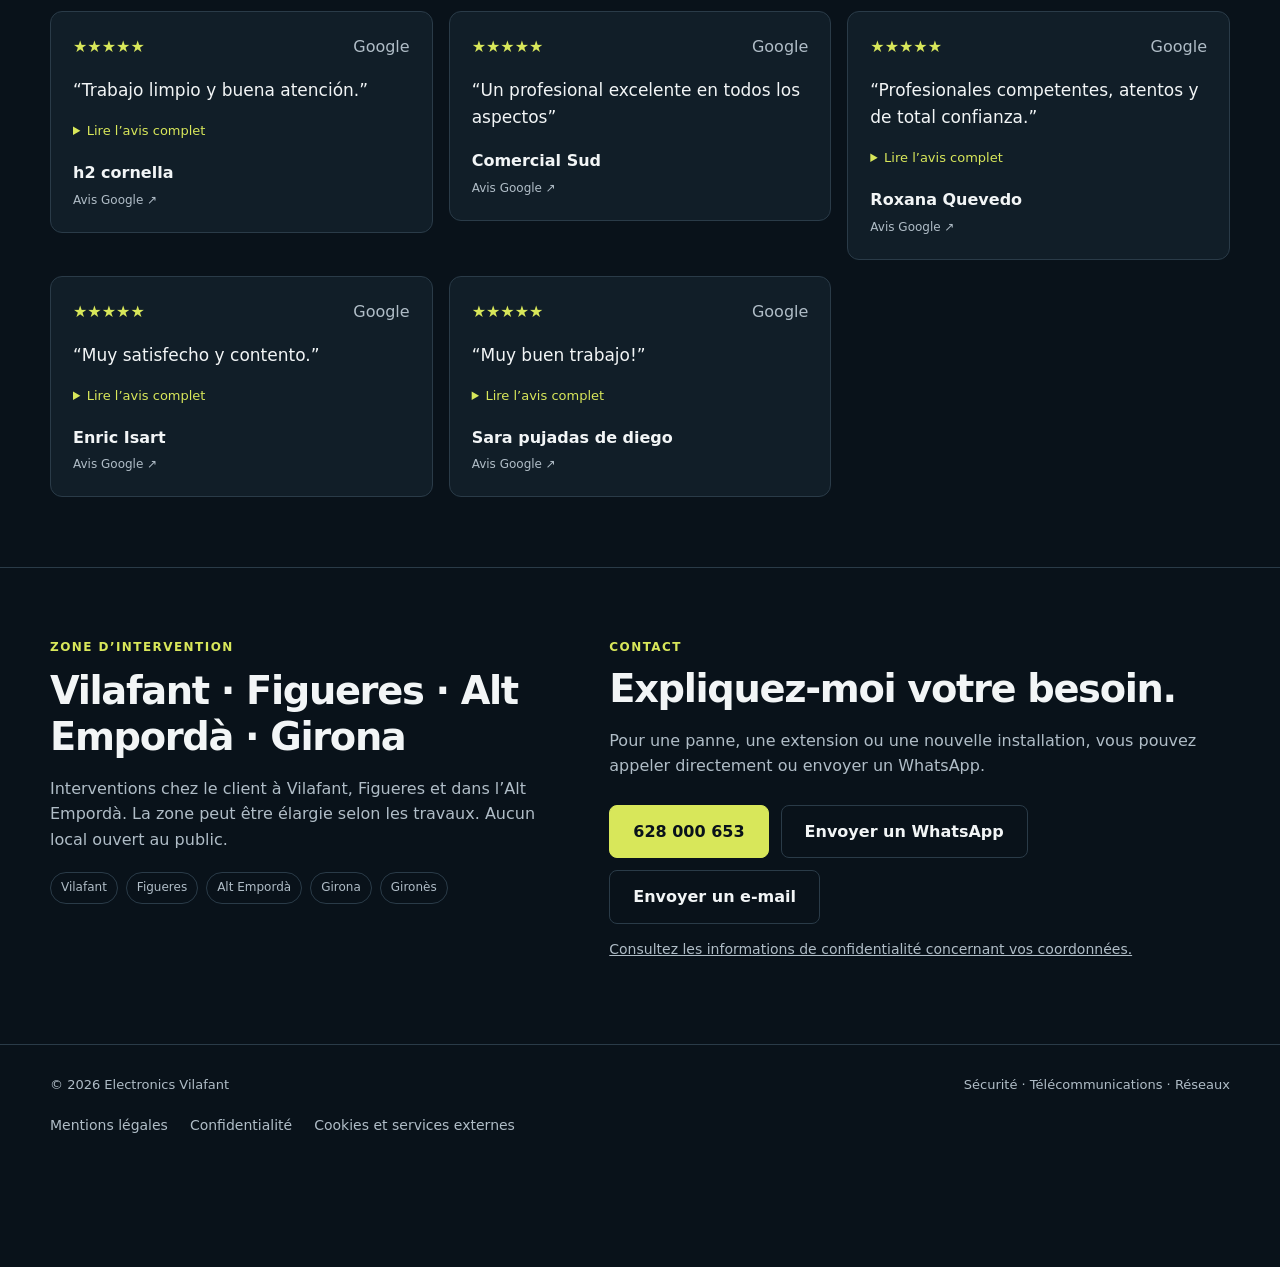
<file: fr.html>
<!DOCTYPE html>

<html lang="fr">
<head>
<meta content="TzMF8894sAaiKhA2wrbk7s_8dOVNUaIDe1_cLbbDOoE" name="google-site-verification"/>
<meta charset="utf-8"/>
<link href="https://electronicsvilafant.github.io/electronics-vilafant/fr.html" rel="canonical"/>
<meta content="index,follow,max-image-preview:large" name="robots"/>
<meta content="https://electronicsvilafant.github.io/electronics-vilafant/fr.html" property="og:url"/>
<meta content="width=device-width,initial-scale=1" name="viewport"/>
<title>Caméras à Figueres et Vilafant | Electronics Vilafant</title>
<meta content="Caméras, sonorisation et visiophones à Figueres et Vilafant. 15 ans d’expérience en réparation de sonorisation. 628 000 653." name="description"/>
<meta content="#09121a" name="theme-color"/>
<meta content="Caméras à Figueres et Vilafant | Electronics Vilafant" property="og:title"/>
<meta content="Caméras, sonorisation et visiophones à Figueres et Vilafant. 15 ans d’expérience en réparation de sonorisation. 628 000 653." property="og:description"/>
<meta content="website" property="og:type"/>

<script type="application/ld+json">{"@context": "https://schema.org", "@type": "LocalBusiness", "@id": "https://electronicsvilafant.github.io/electronics-vilafant/#negocio", "name": "Electronics Vilafant", "url": "https://electronicsvilafant.github.io/electronics-vilafant/", "telephone": "+34628000653", "email": "electronicsvilafant@gmail.com", "areaServed": ["Vilafant", "Figueres", "Alt Empordà", "Girona"], "description": "Caméras, sonorisation et visiophones à Figueres et Vilafant. 15 ans d’expérience en réparation de sonorisation. 628 000 653.", "hasOfferCatalog": {"@type": "OfferCatalog", "name": "Services", "itemListElement": [{"@type": "Offer", "itemOffered": {"@type": "Service", "name": "Caméras de sécurité", "areaServed": ["Vilafant", "Figueres", "Alt Empordà", "Girona"]}}, {"@type": "Offer", "itemOffered": {"@type": "Service", "name": "Sonorisation : installation et réparation", "areaServed": ["Vilafant", "Figueres", "Alt Empordà", "Girona"]}}, {"@type": "Offer", "itemOffered": {"@type": "Service", "name": "Visiophones et interphones", "areaServed": ["Vilafant", "Figueres", "Alt Empordà", "Girona"]}}, {"@type": "Offer", "itemOffered": {"@type": "Service", "name": "Réseaux WiFi", "areaServed": ["Vilafant", "Figueres", "Alt Empordà", "Girona"]}}, {"@type": "Offer", "itemOffered": {"@type": "Service", "name": "Fibre optique", "areaServed": ["Vilafant", "Figueres", "Alt Empordà", "Girona"]}}, {"@type": "Offer", "itemOffered": {"@type": "Service", "name": "Réseaux UTP", "areaServed": ["Vilafant", "Figueres", "Alt Empordà", "Girona"]}}, {"@type": "Offer", "itemOffered": {"@type": "Service", "name": "Liaisons radio", "areaServed": ["Vilafant", "Figueres", "Alt Empordà", "Girona"]}}, {"@type": "Offer", "itemOffered": {"@type": "Service", "name": "Interphones vidéo et accès", "areaServed": ["Vilafant", "Figueres", "Alt Empordà", "Girona"]}}]}, "logo": "https://electronicsvilafant.github.io/electronics-vilafant/assets/logo.webp"}</script>
<link href="https://electronicsvilafant.github.io/electronics-vilafant/" hreflang="es" rel="alternate"/><link href="https://electronicsvilafant.github.io/electronics-vilafant/ca.html" hreflang="ca" rel="alternate"/><link href="https://electronicsvilafant.github.io/electronics-vilafant/fr.html" hreflang="fr" rel="alternate"/><link href="https://electronicsvilafant.github.io/electronics-vilafant/en.html" hreflang="en" rel="alternate"/><link href="https://electronicsvilafant.github.io/electronics-vilafant/" hreflang="x-default" rel="alternate"/><link href="assets/favicon.png" rel="icon" type="image/png"/><meta content="strict-origin-when-cross-origin" name="referrer"/><link href="assets/redesign.css" rel="stylesheet"/></head>
<body>
<a class="skip-link" href="#contenido">Aller au contenu</a>
<header>
<div class="wrap">
<nav aria-label="Navigation principale">
<a class="brand" href="#inicio">

<span>Electronics Vilafant</span>
</a>
<div class="menu">
<a href="#servicios">Services</a>
<a href="#trabajos">Réalisations</a>
<a href="#zona">Zone</a>
<a href="#contacto">Contact</a>
<div aria-label="Langue" class="lang-switch" role="group"><a aria-label="Español" class="lang-btn" href="index.html" hreflang="es" lang="es">ES</a><a aria-label="Català" class="lang-btn" href="ca.html" hreflang="ca" lang="ca">CAT</a><a aria-current="page" aria-label="Français" class="lang-btn active" href="fr.html" hreflang="fr" lang="fr">FR</a><a aria-label="English" class="lang-btn" href="en.html" hreflang="en" lang="en">EN</a></div><a class="navcall" href="tel:+34628000653">628 000 653</a>
</div>
</nav>
<div class="mobile-section-nav"><a href="#servicios">Services</a><a href="#trabajos">Réalisations</a><a href="#zona">Zone</a><a href="#contacto">Contact</a></div></div>
</header>

<main id="contenido">
<section class="hero" id="inicio">
<div class="wrap hero-grid">
<div><div class="hero-brand"><img alt="Electronics Vilafant" height="256" src="assets/logo.webp" width="256"/><span>ELECTRONICS VILAFANT</span></div>
<div class="eyebrow"><span class="dot"></span> Vilafant · Figueres · Alt Empordà</div>
<h1>Caméras, sonorisation et visiophones à Figueres et Vilafant</h1><p>Installation et réparation pour logements, commerces et copropriétés. Contactez-moi directement et expliquez vos besoins.</p><a class="hero-rating" href="#resenas"><span aria-hidden="true">★★★★★</span> 5,0 sur Google · 5 avis ↗</a><div class="technician"><strong>Je suis Xavier, votre technicien.</strong><span>15 ans d’expérience en réparation de sonorisation.</span></div>

<div class="actions">
<a class="btn primary" href="tel:+34628000653">Appeler Xavier</a>
<a class="btn secondary" href="https://wa.me/34628000653?text=Hola%2C%20contacto%20desde%20la%20web%20de%20Electronics%20Vilafant" rel="noopener" target="_blank">WhatsApp</a>
</div>

</div>

<figure class="hero-work"><img alt="Caméra PTZ de vidéosurveillance extérieure" height="1400" loading="eager" src="assets/camara-ptz.webp" width="1050"/><figcaption>Votre installation entre de bonnes mains.</figcaption></figure></div>
</section>
<section id="servicios"><div class="wrap"><div class="section-head"><h2>Installer, réparer et remettre en service.</h2><p>Une panne, une amélioration ou une nouvelle installation : je vous aide à étudier la solution.</p></div><div class="services priority-services"><article class="card priority-card" id="cctv"><figure><img src="assets/camara-ptz.webp" alt="Caméras de sécurité" loading="lazy"></figure><div class="priority-copy"><div class="icon">01</div><h3>Caméras de sécurité</h3><p>Une caméra ne fonctionne plus ou vous souhaitez étendre la surveillance ? Installation, recherche de panne et accès à distance.</p><a class="service-contact" href="https://wa.me/34628000653?text=Demander%20pour%20les%20cam%C3%A9ras" target="_blank" rel="noopener">Demander pour les caméras ↗</a></div></article><article class="card priority-card" id="megafonia"><figure><img src="assets/rack-megafonia.png" alt="Sonorisation : installation et réparation" loading="lazy"><figcaption>Montage illustratif d’un rack de test</figcaption></figure><div class="priority-copy"><div class="icon">02</div><h3>Sonorisation : installation et réparation</h3><p>Votre sonorisation tombe en panne ou vous souhaitez en installer une ? Je dispose de 15 ans d’expérience en réparation.</p><a class="service-contact" href="https://wa.me/34628000653?text=Demander%20pour%20la%20sonorisation" target="_blank" rel="noopener">Demander pour la sonorisation ↗</a></div></article><article class="card priority-card" id="videoporteros"><figure><img src="assets/portero-fermax.jpg" alt="Visiophones et interphones" loading="lazy"></figure><div class="priority-copy"><div class="icon">03</div><h3>Visiophones et interphones</h3><p>L’interphone ne sonne plus ou doit être remplacé ? Installation, remplacement et réparation pour logements et copropriétés.</p><a class="service-contact" href="https://wa.me/34628000653?text=Demander%20pour%20un%20interphone" target="_blank" rel="noopener">Demander pour un interphone ↗</a></div></article></div><details class="other-services"><summary>Autres services : WiFi, réseaux et fibre optique</summary><div class="services"><article class="card" id="wifi"><h3>Réseaux WiFi</h3><p>Amélioration de la couverture, points d’accès, réseaux professionnels et résolution des problèmes de connexion.</p></article><article class="card" id="redes"><h3>Réseaux UTP</h3><p>Câblage structuré, prises réseau, baies, réorganisation et extension de réseaux existants.</p></article><article class="card" id="fibra"><h3>Fibre optique</h3><p>Pose, fusion, réparation et organisation de liaisons fibre pour installations privées et professionnelles.</p></article><article class="card" id="radioenlaces"><h3>Liaisons radio</h3><p>Liaisons sans fil entre bâtiments ou zones où le tirage de câble n’est pas pratique.</p></article></div></details></div></section>
<section class="jobs" id="trabajos">
<div class="wrap">
<div class="section-head">
<div class="eyebrow">Réalisations</div>
<h2>Installations réelles en environnements professionnels.</h2>
<p>Sélection de travaux réalisés directement, certains en tant que professionnel collaborateur sur des projets d’autres entreprises.</p>
</div>
<div class="work-gallery">
<figure class="work-card"><img alt="Travail en hauteur avec nacelle" decoding="async" height="1400" loading="lazy" src="assets/trabajo-altura.webp" style="object-position:center 34%" width="1050"/><figcaption><strong>Travail en hauteur</strong></figcaption></figure>
<figure class="work-card"><img alt="Caméra PTZ de vidéosurveillance extérieure" decoding="async" height="1400" loading="lazy" src="assets/camara-ptz.webp" style="object-position:66% 18%" width="1050"/><figcaption><strong>Vidéosurveillance extérieure</strong></figcaption></figure>
<figure class="work-card"><img alt="Distribution professionnelle de fibre optique" decoding="async" height="1400" loading="lazy" src="assets/fibra-optica.webp" style="object-position:center 45%" width="1050"/><figcaption><strong>Distribution de fibre optique</strong></figcaption></figure>
<figure class="work-card"><img alt="Liaison radio et point d’accès WiFi" decoding="async" height="700" loading="lazy" src="assets/radioenlace.webp" width="933"/><figcaption><strong>Infrastructure sans fil</strong></figcaption></figure>
<figure class="work-card"><img src="assets/portero-fermax.jpg" alt="Interphone Fermax" loading="lazy" width="1200" height="1600" class="intercom-photo"><figcaption><strong>Interphone Fermax</strong></figcaption></figure><figure class="work-card"><img src="assets/camara-techo.jpg" alt="Caméra de plafond" loading="lazy" width="1200" height="1600" class="ceiling-photo"><figcaption><strong>Caméra de plafond</strong></figcaption></figure></div>
<details class="project-details"><summary>Voir un diagnostic d’installation</summary><article class="audit-case">
<div class="audit-photos">
<figure><img alt="Condensation dans une caméra constatée lors d’un diagnostic" decoding="async" height="672" loading="lazy" src="assets/camara-condensacion.webp" width="900"/><figcaption>Perte d’étanchéité et condensation dans l’optique.</figcaption></figure>
<figure><img alt="Corrosion d’une caméra PTZ constatée lors d’un diagnostic" decoding="async" height="1312" loading="lazy" src="assets/camara-corrosion.webp" style="object-position:center 42%" width="1200"/><figcaption>PTZ présentant une corrosion sévère après environ 15 ans de service.</figcaption></figure>
</div>
<div>
<div class="eyebrow">Audit et diagnostic</div>
<h3>Identifier le problème fait aussi partie du travail.</h3><p>Il n’est pas toujours nécessaire de remplacer toute une installation. Nous contrôlons l’état des équipements et identifions les pannes, l’usure et les points faibles afin de décider quoi réparer, conserver ou renouveler.</p><p class="audit-note">Dans ce cas, une caméra ayant perdu son étanchéité et une PTZ fortement corrodée avec des blocages de rotation après environ 15 ans de service ont été détectées. Leur remplacement a été recommandé.</p>
</div>
</article></details>

</div>
</section>
<section class="reviews-section" id="resenas">
<div class="wrap reviews-layout">
<div class="reviews-summary"><div class="rating-line"><strong>5,0</strong><span class="stars" aria-label="5/5">★★★★★</span></div>
<div class="eyebrow">Avis Google</div>

<p>5 avis sur Google</p>
<a class="google-review-link" href="https://www.google.com/search?hl=es&amp;q=Electronics+Vilafant&amp;si=APenkKm7iecQ4G6P-TsbSMFKIQtv3EFIqRAFw-i8uEbk55Z-_wFxX4oO6agw95O1i20jMueVdSPwGUguM7pfniuCxiAbqyCj-k1sibmouDUIdto3aZ21ORU%3D" rel="noopener" target="_blank"><span>Voir les avis sur Google</span> <span aria-hidden="true">↗</span></a><small class="review-date">Consulté le 07/10/2026</small>
</div>
<div class="review-cards"><blockquote class="customer-review"><div class="review-top"><span class="stars" aria-label="5/5">★★★★★</span><span>Google</span></div><p lang="es">“Trabajo limpio y buena atención.”</p><details class="review-full"><summary>Lire l’avis complet</summary><p lang="es">Muy buen servicio. Nos instalaron las cámaras de seguridad de forma rápida y profesional, explicando bien su funcionamiento. Trabajo limpio y buena atención. Muy recomendables.</p></details><footer><strong>h2 cornella</strong><a href="https://www.google.com/maps/contrib/116751748942706688286/reviews" target="_blank" rel="noopener">Avis Google ↗</a></footer></blockquote><blockquote class="customer-review"><div class="review-top"><span class="stars" aria-label="5/5">★★★★★</span><span>Google</span></div><p lang="es">“Un profesional excelente en todos los aspectos”</p><footer><strong>Comercial Sud</strong><a href="https://www.google.com/maps/contrib/115398421092492041444/reviews" target="_blank" rel="noopener">Avis Google ↗</a></footer></blockquote><blockquote class="customer-review"><div class="review-top"><span class="stars" aria-label="5/5">★★★★★</span><span>Google</span></div><p lang="es">“Profesionales competentes, atentos y de total confianza.”</p><details class="review-full"><summary>Lire l’avis complet</summary><p lang="es">Muy contento con el servicio. Tuve un problema y me ofrecieron una solución ágil y resolutiva. Profesionales competentes, atentos y de total confianza. Un 10 en la atención.</p></details><footer><strong>Roxana Quevedo</strong><a href="https://www.google.com/maps/contrib/115885771814132804154/reviews" target="_blank" rel="noopener">Avis Google ↗</a></footer></blockquote><blockquote class="customer-review"><div class="review-top"><span class="stars" aria-label="5/5">★★★★★</span><span>Google</span></div><p lang="es">“Muy satisfecho y contento.”</p><details class="review-full"><summary>Lire l’avis complet</summary><p lang="es">Està genial! Me hizo la instalación completa de red de fibra con vigilancia de cámaras por toda la casa. La caja de conexiones muy limpia i bien instalada, todo va perfecto y atención de 10 sobre 10. Muy satisfecho y contento. Calidad precio, valió la pena por todo lo que nos ha hecho.</p></details><footer><strong>Enric Isart</strong><a href="https://www.google.com/maps/contrib/112270485366971061182/reviews" target="_blank" rel="noopener">Avis Google ↗</a></footer></blockquote><blockquote class="customer-review"><div class="review-top"><span class="stars" aria-label="5/5">★★★★★</span><span>Google</span></div><p lang="es">“Muy buen trabajo!”</p><details class="review-full"><summary>Lire l’avis complet</summary><p lang="es">Muy buen trabajo! Me instalaron las cámaras de seguridad, rápidos i muy limpios! Sin duda los volvería a llamar!</p></details><footer><strong>Sara pujadas de diego</strong><a href="https://www.google.com/maps/contrib/104289347019463902283/reviews" target="_blank" rel="noopener">Avis Google ↗</a></footer></blockquote></div>
</div>
</section>

<section id="zona">
<div class="wrap area-grid">
<div class="area-box">
<div class="eyebrow">Zone d’intervention</div>
<h2>Vilafant · Figueres · Alt Empordà · Girona</h2>
<p style="color:var(--muted)">Interventions chez le client à Vilafant, Figueres et dans l’Alt Empordà. La zone peut être élargie selon les travaux. Aucun local ouvert au public.</p>
<div class="places"><span>Vilafant</span><span>Figueres</span><span>Alt Empordà</span><span>Girona</span><span>Gironès</span></div>
</div>
<div class="contact-box" id="contacto">
<div class="eyebrow">Contact</div>
<h2 style="margin:8px 0 10px">Expliquez-moi votre besoin.</h2>
<p style="color:var(--muted)">Pour une panne, une extension ou une nouvelle installation, vous pouvez appeler directement ou envoyer un WhatsApp.</p>
<div class="actions">
<a class="btn primary" href="tel:+34628000653">628 000 653</a>
<a class="btn secondary" href="https://wa.me/34628000653?text=Hola%2C%20quiero%20consultar%20un%20trabajo" rel="noopener" target="_blank">Envoyer un WhatsApp</a><a class="btn secondary email-btn" href="mailto:electronicsvilafant@gmail.com">Envoyer un e-mail</a>
</div>
<p style="font-size:14px;color:#60676e"><a href="legal-fr.html#privacidad" style="text-decoration:underline">Consultez les informations de confidentialité concernant vos coordonnées.</a></p></div>
</div>
</section>


</main>
<footer>
<div class="wrap foot">
<span>© 2026 Electronics Vilafant</span>
<span>Sécurité · Télécommunications · Réseaux</span>
</div>
<div class="wrap final-legal-links" style="display:flex;flex-wrap:wrap;gap:12px 22px;margin-top:18px;font-size:14px"><a href="legal-fr.html#titular">Mentions légales</a><a href="legal-fr.html#privacidad">Confidentialité</a><a href="legal-fr.html#cookies">Cookies et services externes</a></div></footer>

<script>window.evLocale=["Sécurité et connexion, en toute simplicité.", "Caméras, réseaux et visiophones. Installation, réparation et maintenance avec un contact direct avec le technicien.", "Votre installation entre de bonnes mains.", "Voir un diagnostic d’installation", "5 avis sur Google", "Assistant Electronics Vilafant", "Réponses automatiques aux questions fréquentes.", "Comment puis-je vous aider ?", "Votre question", "Envoyer", "Fermer", "Questions fréquentes", "Zone desservie", "Réparations", "Devis", "Services", "Interventions à Vilafant, Figueres, Alt Empordà et Girona. Pour les autres zones, contactez-nous sur WhatsApp.", "Oui, nous vérifions et réparons les caméras, la sonorisation et les interphones, y compris les installations d’autres professionnels. Décrivez la panne pour étudier votre cas.", "Le devis dépend de votre installation. Décrivez vos besoins sur WhatsApp ; vous pouvez envoyer des photos au technicien.", "Nos principaux services sont les caméras de sécurité, l’installation et la réparation de sonorisation, et les visiophones. Nous intervenons aussi sur le WiFi, les réseaux, la fibre et les liaisons radio.", "Pas de local ouvert au public. Les interventions se font à domicile.", "Les horaires et disponibilités ne sont pas confirmés ici. Contactez directement le technicien.", "Le technicien pourra vous renseigner sur ce sujet. Contactez-le sur WhatsApp ou au 628 000 653.", "Contacter le technicien", "Voir plus de travaux", "Oui, nous installons et réparons les systèmes de sonorisation. Xavier dispose de 15 ans d’expérience en réparation de sonorisation. Décrivez votre besoin sur WhatsApp."];</script><script defer="True" src="assets/assistant.js"></script><aside class="contact-dock" aria-label="Parlez directement au technicien"><span>Parlez directement au technicien</span><a class="dock-call" href="tel:+34628000653">Appeler Xavier · 628 000 653</a><a class="dock-wa" href="https://wa.me/34628000653" target="_blank" rel="noopener">WhatsApp</a></aside></body>
</html>
</file>
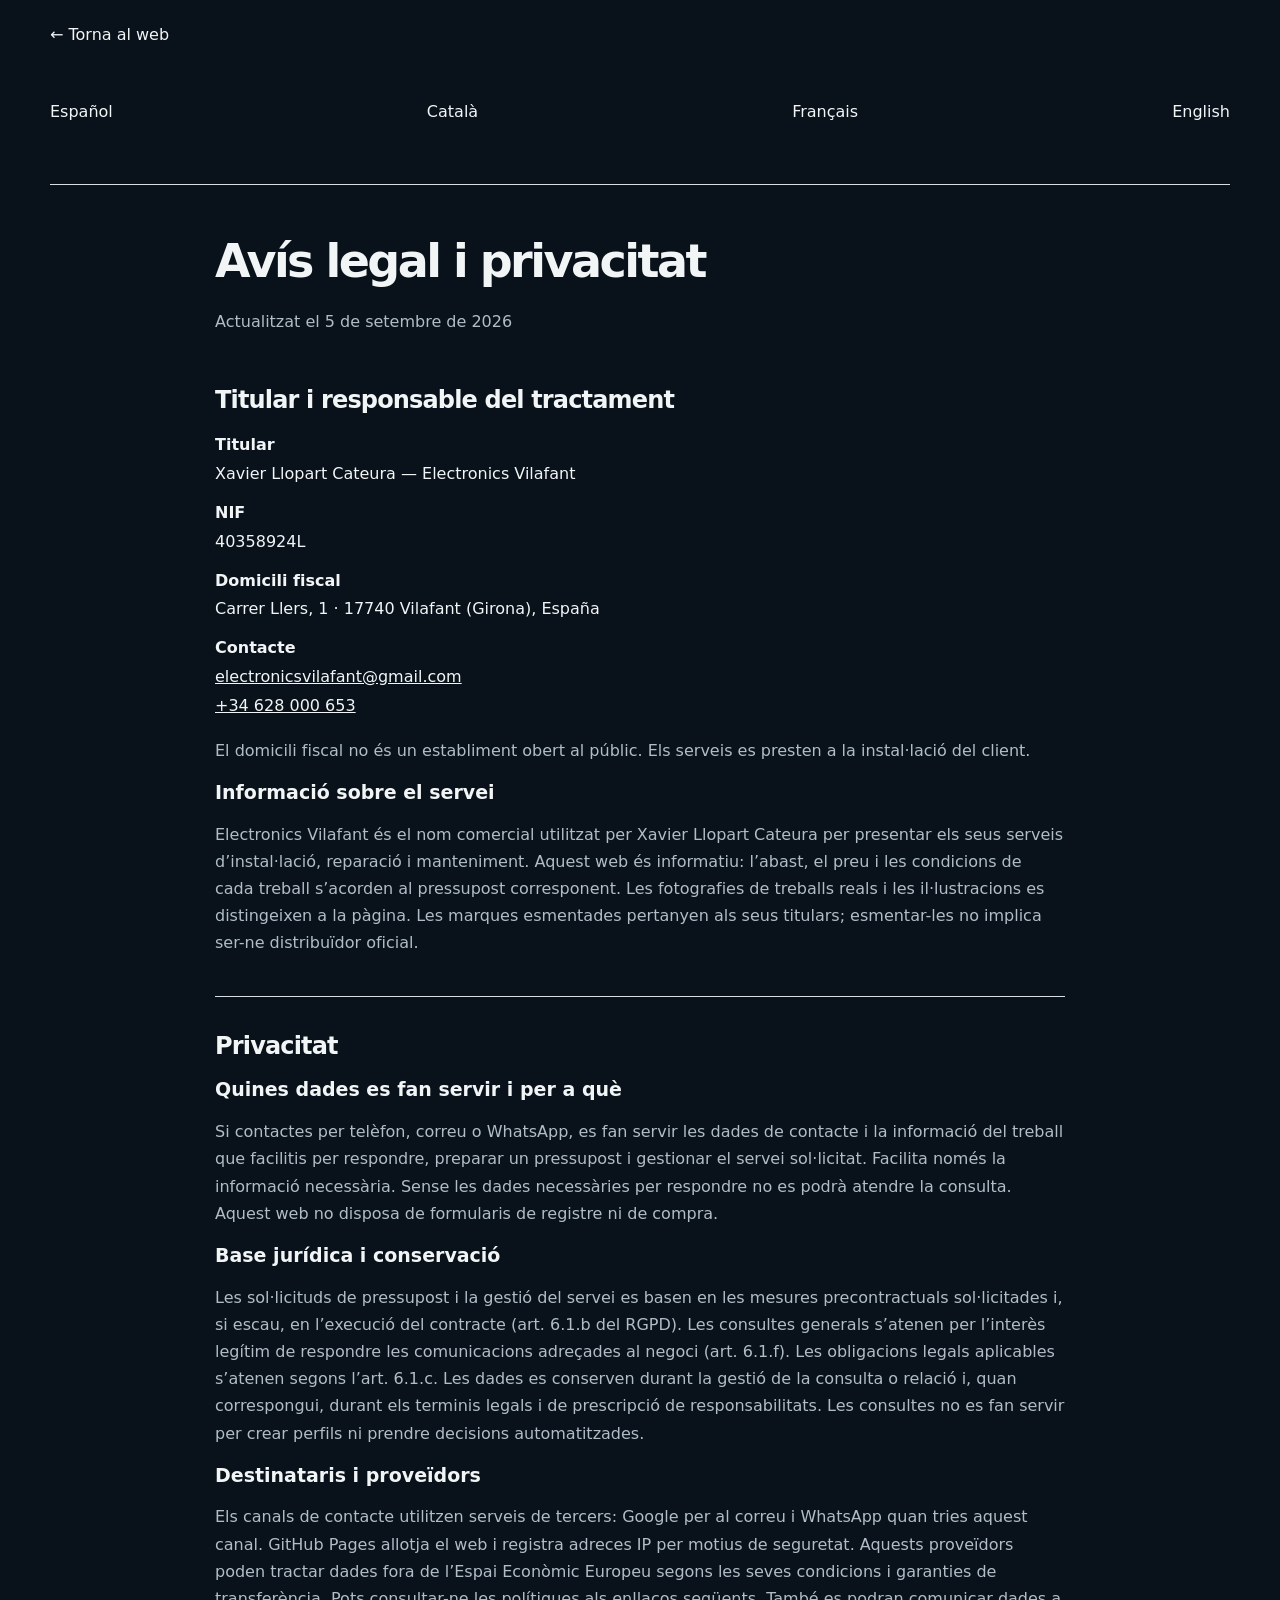
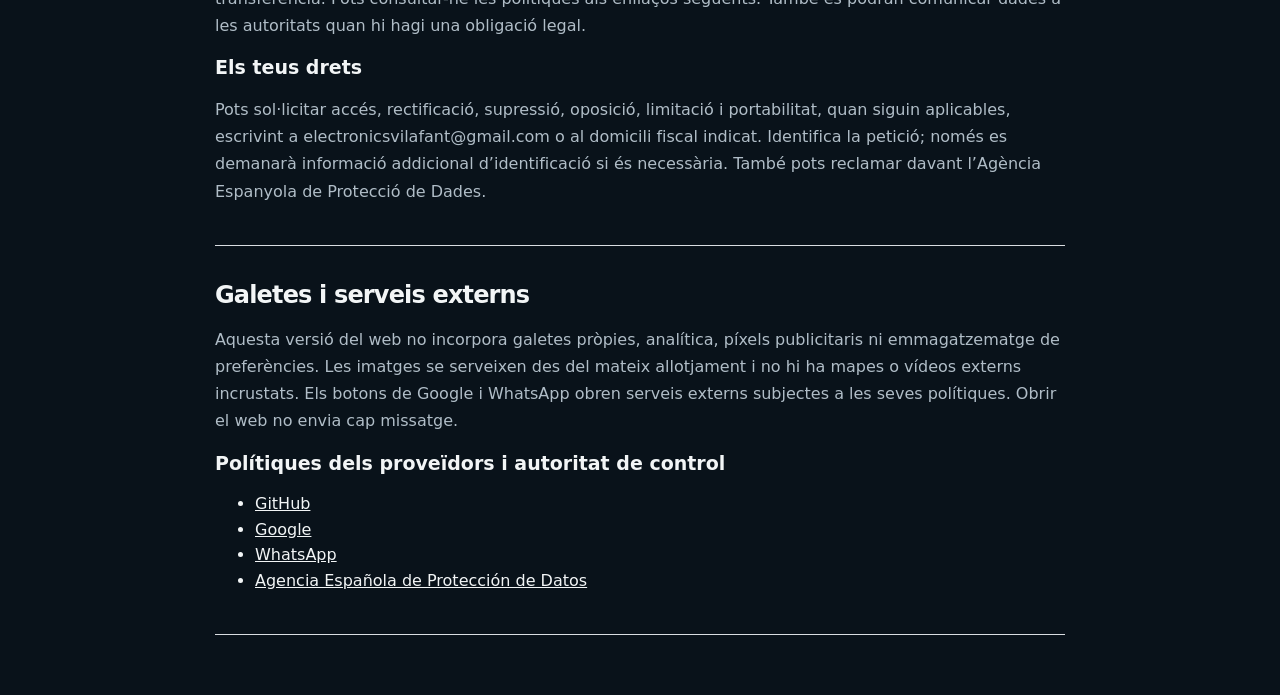
<file: legal-ca.html>
<!DOCTYPE html>

<html lang="ca"><head>
<meta content="TzMF8894sAaiKhA2wrbk7s_8dOVNUaIDe1_cLbbDOoE" name="google-site-verification"/>
<meta charset="utf-8"/>
<link href="https://electronicsvilafant.github.io/electronics-vilafant/legal-ca.html" rel="canonical"/>
<meta content="index,follow,max-image-preview:large" name="robots"/>
<meta content="https://electronicsvilafant.github.io/electronics-vilafant/legal-ca.html" property="og:url"/>
<meta content="width=device-width,initial-scale=1" name="viewport"/>
<title>Avís legal i privacitat | Electronics Vilafant</title>
<meta content="Avís legal i privacitat — Electronics Vilafant. Xavier Llopart Cateura." name="description"/>
<meta content="#ffffff" name="theme-color"/>
<meta content="Avís legal i privacitat" property="og:title"/>
<meta content="Avís legal i privacitat — Electronics Vilafant. Xavier Llopart Cateura." property="og:description"/>
<meta content="website" property="og:type"/>
<style>
    :root {
      --bg:#07111e;
      --panel:#0d1b2d;
      --panel2:#10233a;
      --text:#f5f8fb;
      --muted:#a9b6c7;
      --line:#22354e;
      --accent:#f0c43b;
      --accent2:#ffd95a;
      --ok:#23c66b;
      --max:1180px;
    }
    *{box-sizing:border-box}
    html{scroll-behavior:smooth}
    body{margin:0;font-family:Inter,ui-sans-serif,system-ui,-apple-system,BlinkMacSystemFont,"Segoe UI",Arial,sans-serif;background:var(--bg);color:var(--text);line-height:1.55}
    a{color:inherit;text-decoration:none}
    .wrap{width:min(var(--max),calc(100% - 36px));margin:auto}
    header{position:sticky;top:0;z-index:20;background:rgba(7,17,30,.88);backdrop-filter:blur(12px);border-bottom:1px solid rgba(255,255,255,.06)}
    nav{height:76px;display:flex;align-items:center;justify-content:space-between;gap:18px}
    .brand{display:flex;align-items:center;gap:12px;font-weight:800;letter-spacing:.2px}
    .brand img{width:48px;height:48px;object-fit:contain;border-radius:10px;background:#fff}
    .menu{display:flex;align-items:center;gap:22px;color:#d7e0eb;font-size:14px}
    .menu a:hover{color:var(--accent2)}
    .navcall{padding:11px 16px;border:1px solid var(--accent);border-radius:999px;color:var(--accent2);font-weight:700}
    .hero{padding:90px 0 68px;background:
      radial-gradient(circle at 80% 20%,rgba(240,196,59,.13),transparent 28%),
      linear-gradient(180deg,#081522 0%,#07111e 100%)}
    .hero-grid{display:grid;grid-template-columns:1.15fr .85fr;gap:55px;align-items:center}
    .eyebrow{display:inline-flex;align-items:center;gap:8px;color:var(--accent2);font-weight:800;font-size:14px;letter-spacing:.5px;text-transform:uppercase}
    .dot{width:8px;height:8px;border-radius:50%;background:var(--accent)}
    h1{font-size:clamp(42px,6.5vw,76px);line-height:1.02;margin:18px 0 22px;letter-spacing:-2.7px}
    .hero p{font-size:clamp(18px,2vw,22px);color:#c8d3e1;max-width:700px;margin:0 0 30px}
    .actions{display:flex;flex-wrap:wrap;gap:12px;margin:28px 0}
    .btn{display:inline-flex;align-items:center;justify-content:center;gap:8px;padding:14px 20px;border-radius:12px;font-weight:800;transition:.2s transform,.2s opacity}
    .btn:hover{transform:translateY(-2px)}
    .primary{background:var(--accent);color:#141414}
    .secondary{border:1px solid var(--line);background:rgba(255,255,255,.03)}
    .trust{display:flex;flex-wrap:wrap;gap:18px;color:var(--muted);font-size:14px;margin-top:26px}
    .trust span::before{content:"✓";color:var(--accent);font-weight:900;margin-right:7px}
    .hero-card{background:linear-gradient(145deg,var(--panel2),#0b1828);border:1px solid var(--line);border-radius:26px;padding:28px;box-shadow:0 25px 70px rgba(0,0,0,.25)}
    .hero-card img{display:block;max-width:100%;max-height:240px;margin:0 auto 22px;border-radius:18px}
    .hero-card h2{margin:0 0 8px;font-size:24px}
    .hero-card p{font-size:15px;margin:0;color:var(--muted)}
    .mini-grid{display:grid;grid-template-columns:1fr 1fr;gap:10px;margin-top:22px}
    .mini{padding:14px;border-radius:14px;background:rgba(255,255,255,.035);border:1px solid rgba(255,255,255,.055);font-size:13px;color:#d9e2ed}
    section{padding:82px 0}
    .section-head{max-width:760px;margin-bottom:34px}
    .section-head h2{font-size:clamp(31px,4vw,46px);line-height:1.1;margin:9px 0 12px;letter-spacing:-1.3px}
    .section-head p{color:var(--muted);font-size:18px;margin:0}
    .services{display:grid;grid-template-columns:repeat(3,1fr);gap:16px}
    .card{background:var(--panel);border:1px solid var(--line);border-radius:18px;padding:24px;min-height:215px}
    .icon{width:42px;height:42px;display:grid;place-items:center;border-radius:12px;background:rgba(240,196,59,.12);color:var(--accent2);font-weight:900;margin-bottom:18px}
    .card h3{margin:0 0 9px;font-size:20px}
    .card p{margin:0;color:var(--muted)}
    .jobs{background:#0a1625}
    .gallery{display:grid;grid-template-columns:repeat(3,1fr);gap:14px}
    .ph{aspect-ratio:4/3;border:1px dashed #3d5370;border-radius:18px;display:grid;place-items:center;text-align:center;padding:20px;color:#8fa0b5;background:linear-gradient(145deg,rgba(255,255,255,.02),rgba(255,255,255,.005))}
    .ph strong{display:block;color:#d9e2ec;margin-bottom:5px}
    .area-grid{display:grid;grid-template-columns:.8fr 1.2fr;gap:26px}
    .area-box,.contact-box{background:var(--panel);border:1px solid var(--line);border-radius:20px;padding:28px}
    .places{display:flex;flex-wrap:wrap;gap:9px;margin-top:18px}
    .places span{padding:9px 12px;border-radius:999px;border:1px solid var(--line);color:#d3dde9;background:rgba(255,255,255,.02)}
    .faq{display:grid;gap:12px}
    details{background:var(--panel);border:1px solid var(--line);border-radius:14px;padding:17px 19px}
    summary{cursor:pointer;font-weight:800}
    details p{color:var(--muted);margin:11px 0 0}
    .cta{padding:48px 0 86px}
    .cta-box{background:linear-gradient(135deg,#132842,#0b1a2c);border:1px solid #294467;border-radius:26px;padding:36px;display:flex;align-items:center;justify-content:space-between;gap:24px}
    .cta-box h2{font-size:clamp(28px,4vw,42px);margin:0 0 7px}
    .cta-box p{margin:0;color:var(--muted)}
    footer{border-top:1px solid var(--line);padding:28px 0 100px;color:#8fa0b5;font-size:14px}
    .foot{display:flex;justify-content:space-between;gap:20px;flex-wrap:wrap}
    .mobile-contact{display:none;position:fixed;left:10px;right:10px;bottom:10px;z-index:30;gap:8px;padding:8px;background:rgba(7,17,30,.93);backdrop-filter:blur(12px);border:1px solid var(--line);border-radius:16px}
    .mobile-contact a{flex:1;text-align:center;padding:12px 10px;border-radius:11px;font-weight:800}
    .phone{background:var(--accent);color:#111}
    .wa{background:var(--ok);color:#06160d}
    @media (max-width:880px){
      .menu a:not(.navcall){display:none}
      .hero{padding-top:60px}
      .hero-grid,.area-grid{grid-template-columns:1fr}
      .hero-card{order:-1}
      .services,.gallery{grid-template-columns:1fr 1fr}
      .cta-box{align-items:flex-start;flex-direction:column}
    }
    @media (max-width:600px){
      .wrap{width:min(100% - 24px,var(--max))}
      nav{height:66px}
      .brand span{font-size:14px}
      .brand img{width:40px;height:40px}
      .navcall{display:none}
      h1{letter-spacing:-1.8px}
      section{padding:62px 0}
      .services,.gallery,.mini-grid{grid-template-columns:1fr}
      .card{min-height:auto}
      .mobile-contact{display:flex}
    }

    .identity{background:#091522}
    .identity-grid{display:grid;grid-template-columns:repeat(3,1fr);gap:16px}
    .identity-card{background:var(--panel);border:1px solid var(--line);border-radius:18px;padding:24px}
    .identity-card h3{margin:0 0 10px;font-size:22px}
    .identity-card p{margin:0;color:var(--muted)}
    .legal{border-top:1px solid var(--line);padding:34px 0 110px;background:#06101b}
    .legal-links{display:flex;flex-wrap:wrap;gap:14px 22px;margin-bottom:16px}
    .legal-links a{color:#cbd6e3;font-size:14px}
    .legal-links a:hover{color:var(--accent2)}
    .legal-note{color:#7f91a8;font-size:13px;max-width:900px}
    .legal-section{scroll-margin-top:90px;padding:26px 0;border-top:1px solid rgba(255,255,255,.06)}
    .legal-section h3{margin:0 0 8px}
    .legal-section p{color:var(--muted);font-size:14px;margin:6px 0}
    @media (max-width:760px){.identity-grid{grid-template-columns:1fr}}

  
    .work-gallery{display:grid;grid-template-columns:repeat(4,1fr);gap:14px}
    .work-card{margin:0;overflow:hidden;border:1px solid var(--line);border-radius:18px;background:var(--panel)}
    .work-card img{display:block;width:100%;aspect-ratio:4/3;object-fit:cover}
    .wireless-crop{aspect-ratio:4/3;overflow:hidden;position:relative}
    .wireless-crop img{width:100%;height:100%;aspect-ratio:auto;object-fit:cover;transform:translateY(13%) scale(1.78);transform-origin:center top}
    .work-card figcaption{padding:15px 16px 17px;display:grid;gap:5px}
    .work-card figcaption strong{font-size:16px;color:#eef5ff}
    .work-card figcaption span{font-size:13px;line-height:1.45;color:var(--muted)}
    .intercom-showcase{margin-top:30px;padding:26px;border:1px solid var(--line);border-radius:22px;background:linear-gradient(135deg,#10243d,#0a1727);display:grid;grid-template-columns:.9fr 1.1fr;gap:24px;align-items:center}
    .intercom-copy h2{margin:8px 0 10px;font-size:clamp(26px,3vw,38px)}
    .intercom-copy p{color:var(--muted);line-height:1.65}
    .intercom-copy small{display:block;margin-top:16px;color:#8294aa;line-height:1.5}
    .brand-pills{display:flex;flex-wrap:wrap;gap:8px;margin-top:16px}
    .brand-pills span{padding:8px 11px;border:1px solid #35506f;border-radius:999px;background:rgba(255,255,255,.035);font-size:13px;color:#dbe7f5}
    .intercom-visual{margin:0;overflow:hidden;border-radius:17px;border:1px solid #314966;background:#fff}
    .intercom-visual img{display:block;width:100%;aspect-ratio:16/6.2;object-fit:cover}
    .intercom-visual figcaption{padding:10px 13px;background:#0a1727;color:#91a2b6;font-size:12px}
    @media (max-width:880px){.work-gallery{grid-template-columns:1fr 1fr}.intercom-showcase{grid-template-columns:1fr}}
    @media (max-width:600px){.work-gallery{grid-template-columns:1fr}.intercom-showcase{padding:18px}.intercom-visual img{aspect-ratio:4/3}}
    .audit-case{margin-top:26px;display:grid;grid-template-columns:.85fr 1.15fr;gap:24px;align-items:center;background:#0d1b2d;border:1px solid var(--line);border-radius:20px;padding:18px}
    .audit-case figure{margin:0;overflow:hidden;border-radius:15px}
    .audit-photos{display:grid;grid-template-columns:1fr 1fr;gap:10px}
    .audit-photos figure{background:#081421;border:1px solid var(--line)}
    .audit-photos figcaption{padding:8px 10px;color:#91a2b6;font-size:11px;line-height:1.35}
    .audit-photos img{aspect-ratio:1/1!important}
    .audit-case img{display:block;width:100%;aspect-ratio:4/3;object-fit:cover}
    .audit-case h3{font-size:26px;line-height:1.15;margin:9px 0 10px}
    .audit-case p{color:var(--muted);margin:0 0 10px}
    .audit-case .audit-note{font-size:13px;color:#8294aa;margin-bottom:0}
    .fiscal-address{margin-top:12px;color:#cbd6e3}
    .fiscal-address strong{color:#fff}
    @media (max-width:760px){.audit-case{grid-template-columns:1fr}.audit-photos{grid-template-columns:1fr 1fr}}




    /* V11: idiomas + interiores */
    .lang-switch{display:flex;align-items:center;gap:5px;margin-left:4px;padding:4px;border:1px solid var(--line);border-radius:999px;background:rgba(255,255,255,.025)}
    .lang-btn{border:0;background:transparent;color:#aebcd0;font:inherit;font-size:12px;font-weight:800;line-height:1;padding:7px 8px;border-radius:999px;cursor:pointer}
    .lang-btn:hover{color:#fff;background:rgba(255,255,255,.07)}
    .lang-btn.active{background:var(--accent);color:#111}
    .interiors{background:linear-gradient(180deg,#081421 0%,#091725 100%)}
    .interior-grid{display:grid;grid-template-columns:repeat(3,1fr);gap:16px;margin-top:26px}
    .interior-card{background:var(--panel);border:1px solid var(--line);border-radius:18px;padding:24px;min-height:180px}
    .interior-card .mini-icon{width:40px;height:40px;border-radius:12px;display:grid;place-items:center;background:rgba(240,196,59,.12);border:1px solid rgba(240,196,59,.28);color:var(--accent2);font-weight:900;margin-bottom:16px}
    .interior-card h3{margin:0 0 9px;font-size:20px}
    .interior-card p{margin:0;color:var(--muted)}
    .interior-note{margin-top:18px;color:#c9d5e5;font-size:15px;max-width:850px}
    @media (max-width:980px){.lang-switch{gap:2px}.lang-btn{padding:7px 6px}.menu{gap:12px}}
    @media (max-width:880px){.menu>a:not(.navcall){display:none}.interior-grid{grid-template-columns:1fr 1fr}.lang-switch{margin-left:auto}}
    @media (max-width:600px){.interior-grid{grid-template-columns:1fr}.lang-btn{font-size:11px;padding:7px 6px}}

    /* V17: estilo comercial claro, compacto y centrado en trabajos reales */
    :root{
      --bg:#ffffff;
      --panel:#ffffff;
      --panel2:#f4f5f6;
      --text:#202326;
      --muted:#60676e;
      --line:#d9dde1;
      --accent:#f45b0b;
      --accent2:#d94c00;
      --ok:#159447;
      --max:1240px;
    }
    body{background:#fff;color:var(--text);font-family:Arial,"Helvetica Neue",sans-serif;line-height:1.5}
    .wrap{width:min(var(--max),calc(100% - 48px))}
    .utility-bar{background:#24282c;color:#fff;font-size:13px}
    .utility-inner{height:34px;display:flex;align-items:center;justify-content:space-between;gap:20px}
    .utility-inner a{color:#fff}
    .utility-contact{display:flex;align-items:center;gap:24px}
    header{top:0;background:#fff;border-bottom:1px solid var(--line);backdrop-filter:none;box-shadow:0 2px 8px rgba(0,0,0,.04)}
    nav{height:78px;gap:24px}
    .brand{gap:14px;color:#222;font-size:19px;letter-spacing:0}
    .brand img{width:58px;height:58px;border-radius:0;background:transparent}
    .menu{gap:24px;color:#333;font-size:15px}
    .menu a:hover{color:var(--accent)}
    .navcall{padding:11px 15px;border:1px solid var(--accent);border-radius:4px;background:var(--accent);color:#fff!important}
    .lang-switch{border:1px solid #ccd1d5;border-radius:4px;background:#fff;padding:3px}
    .lang-btn{color:#555;border-radius:2px}
    .lang-btn:hover{color:#111;background:#eceff1}
    .lang-btn.active{background:#272b2f;color:#fff}
    .service-nav{background:#f6f7f8;border-bottom:1px solid var(--line)}
    .service-nav-inner{min-height:49px;display:flex;align-items:stretch;overflow-x:auto;scrollbar-width:none}
    .service-nav-inner::-webkit-scrollbar{display:none}
    .service-nav-inner a{display:flex;align-items:center;gap:7px;padding:0 18px;border-right:1px solid var(--line);font-size:14px;font-weight:700;white-space:nowrap}
    .service-nav-inner a:first-child{border-left:1px solid var(--line)}
    .service-nav-inner a:hover{background:#fff;color:var(--accent)}
    .service-nav-inner span{color:var(--accent);font-size:11px}
    .service-nav-inner .service-nav-contact{margin-left:auto;background:#fff3eb;color:#c74400;border-left:1px solid #efc3a9}
    .hero{padding:48px 0 46px;background:#fff;border-bottom:1px solid var(--line)}
    .hero-grid{grid-template-columns:1.08fr .92fr;gap:34px;align-items:stretch}
    .hero-grid>div:first-child{max-width:760px;padding:26px 0}
    .eyebrow{color:#bb4305;font-size:13px;letter-spacing:0;text-transform:uppercase}
    .dot{border-radius:0;background:var(--accent)}
    h1{max-width:760px;font-size:clamp(38px,5vw,60px);line-height:1.05;margin:14px 0 20px;letter-spacing:0}
    .hero p{font-size:19px;line-height:1.55;color:#50575d;margin-bottom:24px}
    .hero .hero-direct{margin:-7px 0 18px;padding-left:13px;border-left:3px solid var(--accent);font-size:15px;font-weight:700;color:#2f3438}
    .actions{gap:10px;margin:24px 0}
    .btn{min-height:48px;padding:12px 19px;border-radius:4px;transition:.15s background-color,.15s border-color}
    .btn:hover{transform:none}
    .primary{background:var(--accent);color:#fff;border:1px solid var(--accent)}
    .primary:hover{background:#d94c00;border-color:#d94c00}
    .secondary{border:1px solid #aeb4b9;background:#fff;color:#202326}
    .secondary:hover{border-color:#555;background:#f6f7f8}
    .email-btn{border-color:#e0a37f;color:#a63b00}
    .trust{gap:0;color:#596168;font-size:14px;margin-top:24px;border-top:1px solid var(--line)}
    .trust span{padding:12px 18px 0 0;margin-right:18px}
    .trust span::before{color:var(--accent)}
    .hero-card{border-radius:6px;padding:30px;background:#f1f3f4;border:1px solid #d8dcdf;box-shadow:none;display:flex;flex-direction:column;justify-content:center}
    .hero-card img{max-height:170px;margin:0 auto 22px;border-radius:0}
    .hero-card h2{font-size:25px;color:#24282c}
    .hero-card p{font-size:15px;color:#5f666d}
    .hero-work{margin:0;position:relative;min-height:390px;overflow:hidden;border:1px solid #d5d9dc;background:#eef0f1}
    .hero-work img{display:block;width:100%;height:100%;min-height:390px;object-fit:cover;object-position:center 34%}
    .hero-work figcaption{position:absolute;left:0;right:0;bottom:0;display:flex;justify-content:space-between;gap:20px;padding:14px 16px;background:rgba(24,28,31,.9);color:#fff;font-size:13px}
    .hero-work figcaption span{color:#d9dde0}
    .mini-grid{gap:1px;margin-top:20px;background:#cfd4d8;border:1px solid #cfd4d8}
    .mini{border:0;border-radius:0;background:#fff;color:#31363a;padding:12px;font-weight:700}
    section{padding:64px 0}
    .section-head{max-width:790px;margin-bottom:28px}
    .section-head h2{font-size:clamp(28px,3.2vw,40px);line-height:1.15;margin:8px 0 10px;letter-spacing:0}
    .section-head p{color:var(--muted);font-size:17px}
    .services{grid-template-columns:repeat(3,1fr);gap:0;border:1px solid var(--line)}
    .card{border:0;border-right:1px solid var(--line);border-bottom:1px solid var(--line);border-radius:0;padding:25px;min-height:195px;background:#fff}
    .card:nth-child(3n){border-right:0}
    .card:nth-child(n+4){border-bottom:0}
    .card:hover{background:#f8f9fa}
    .icon{width:auto;height:auto;display:block;border-radius:0;background:transparent;color:var(--accent);font-size:13px;margin-bottom:25px}
    .card h3{font-size:19px}
    .card p{color:#60676e}
    .interiors{padding:0;background:#fff}
    .interiors .section-head{display:none}
    .jobs{background:#f3f4f5;border-top:1px solid var(--line);border-bottom:1px solid var(--line)}
    .work-gallery{gap:12px}
    .work-card{border-radius:4px;background:#fff;border:1px solid #d5d9dc}
    .work-card figcaption strong{color:#23272a}
    .work-card figcaption span{color:#626970}
    .audit-case{border-radius:4px;background:#fff;border:1px solid #d5d9dc;padding:16px}
    .audit-photos figure{border-radius:2px;background:#eee;border:1px solid #ddd}
    .audit-photos figcaption{color:#636a70}
    .audit-case p,.audit-case .audit-note{color:#626970}
    .intercom-showcase{border-radius:4px;background:#262b2f;border:0;padding:28px}
    .intercom-copy p{color:#d2d6d9}
    .intercom-copy small{color:#aeb5ba}
    .brand-pills span{border-radius:3px;border-color:#5a6268;background:#33393e;color:#fff}
    .intercom-visual{border-radius:3px;border-color:#555;background:#fff}
    .intercom-visual figcaption{background:#202427;color:#cbd0d4}
    .reviews-section{background:#fff;border-bottom:1px solid var(--line)}
    .reviews-layout{display:grid;grid-template-columns:.72fr 1.28fr;border:1px solid var(--line)}
    .reviews-summary{padding:34px;background:#f4f5f6;border-right:1px solid var(--line)}
    .rating-line{display:flex;align-items:center;gap:14px;margin:14px 0 4px}
    .rating-line strong{font-size:42px;line-height:1;color:#222}
    .stars{color:#f3a600;letter-spacing:1px;font-size:18px}
    .reviews-summary p{margin:8px 0 22px;color:#60676e}
    .google-review-link{display:inline-flex;align-items:center;gap:8px;padding:12px 15px;border:1px solid #aeb4b9;border-radius:3px;background:#fff;font-weight:700}
    .google-review-link:hover{border-color:var(--accent);color:var(--accent)}
    .customer-review{margin:0;padding:34px 38px;background:#fff}
    .review-top{display:flex;align-items:center;justify-content:space-between;gap:20px;color:#60676e;font-size:14px}
    .customer-review>p{max-width:760px;margin:22px 0 26px;font-size:21px;line-height:1.55;color:#2c3033}
    .customer-review footer{display:flex;flex-direction:column;gap:2px;padding:0;border:0;background:transparent;color:#25292c}
    .customer-review footer span{font-size:13px;color:#6a7177}
    .identity{background:#fff}
    .area-grid{gap:0;border:1px solid var(--line)}
    .area-box,.contact-box{border:0;border-radius:0;padding:32px;background:#fff}
    .area-box{border-right:1px solid var(--line);background:#f6f7f8}
    .places{gap:6px}
    .places span{border-radius:3px;background:#fff;color:#333;border-color:#cfd4d8}
    details{border-radius:3px;background:#fff;border-color:#d5d9dc}
    details p{color:#626970}
    .cta{padding:34px 0 70px}
    .cta-box{border-radius:4px;background:#24282c;border:0;padding:34px;color:#fff}
    .cta-box p{color:#d1d5d8}
    footer{background:#f4f5f6;border-color:#d8dcdf;color:#60676e;padding-bottom:34px}
    .mobile-contact{border-radius:5px;background:#fff;border-color:#cfd4d8;box-shadow:0 4px 18px rgba(0,0,0,.16)}
    .mobile-contact a{border-radius:3px}
    .phone{background:var(--accent);color:#fff}
    @media(max-width:980px){
      .service-nav-inner .service-nav-contact{margin-left:0}
      .menu{gap:12px}
    }
    @media(max-width:880px){
      .hero{padding-top:30px}
      .hero-grid{grid-template-columns:1fr}
      .hero-work{min-height:310px}
      .hero-work img{min-height:310px}
      .hero-grid>div:first-child{padding:10px 0}
      .services{grid-template-columns:1fr 1fr}
      .card:nth-child(3n){border-right:1px solid var(--line)}
      .card:nth-child(2n){border-right:0}
      .card:nth-child(n+4){border-bottom:1px solid var(--line)}
      .card:nth-child(n+5){border-bottom:0}
      .area-box{border-right:0;border-bottom:1px solid var(--line)}
      .reviews-layout{grid-template-columns:1fr}
      .reviews-summary{border-right:0;border-bottom:1px solid var(--line)}
    }
    @media(max-width:600px){
      .wrap{width:min(100% - 24px,var(--max))}
      .utility-inner{height:30px;justify-content:center}
      .utility-inner>span{display:none}
      .utility-contact{width:100%;justify-content:space-between;gap:12px;font-size:12px}
      .utility-contact a:last-child{display:none}
      nav{height:67px}
      .brand img{width:44px;height:44px}
      .brand span{font-size:15px}
      .service-nav .wrap{width:100%}
      .service-nav-inner a{padding:0 14px}
      h1{font-size:37px;line-height:1.08}
      .hero p{font-size:17px}
      section{padding:50px 0}
      .services{grid-template-columns:1fr}
      .card,.card:nth-child(2n),.card:nth-child(3n),.card:nth-child(n+5){border-right:0;border-bottom:1px solid var(--line)}
      .card:last-child{border-bottom:0}
      .hero-card{padding:22px}
      .hero-work,.hero-work img{min-height:250px}
      .hero-work figcaption{align-items:flex-start;flex-direction:column;gap:2px}
      .mini-grid{grid-template-columns:1fr 1fr}
      .cta-box{padding:26px 22px}
      .reviews-summary,.customer-review{padding:24px 20px}
      .customer-review>p{font-size:18px}
    }

/* Revisión integral V17: legibilidad, navegación y móvil */
:root{--accent:#bb4305;--accent2:#a63700}
html{scroll-padding-top:100px}
section[id],article[id],#contacto{scroll-margin-top:100px}
a:focus-visible,button:focus-visible,summary:focus-visible{outline:3px solid #075ab4;outline-offset:4px}
.skip-link{position:absolute;top:8px;left:12px;z-index:100;background:#fff;color:#152b41;padding:12px;transform:translateY(-180%)}
.skip-link:focus{transform:none}
.lang-btn{display:inline-flex;align-items:center;justify-content:center;min-width:34px;min-height:36px;text-decoration:none}
.menu .lang-switch a{display:inline-flex}
.work-card img,.audit-photos img,.intercom-visual img{height:auto}
.intercom-image-crop{aspect-ratio:983/220;overflow:hidden;background:#fff}
.intercom-image-crop img{width:100%;height:auto;aspect-ratio:auto;object-fit:contain}
.intercom-copy h2{color:#fff}.intercom-copy .eyebrow{color:#ffb381}
.primary,.navcall,.phone{background:#bb4305;border-color:#bb4305;color:#fff}
.wa{background:#117a3c;color:#fff}
.trust span::before{color:#a63700}
.hero-work img{height:100%;object-fit:cover}
.mobile-section-nav{display:none}
.brand img{flex-shrink:0}
.area-box,.contact-box,.hero-grid>div{min-width:0}
.utility-contact a{overflow-wrap:anywhere}
summary{min-height:28px}
@media(max-width:880px){
 .mobile-section-nav{display:flex;gap:22px;padding:12px 0;border-top:1px solid #d9dde1;font-size:14px;font-weight:bold}
 nav{gap:12px}.brand{gap:9px}
}
@media(max-width:600px){
 header nav{height:auto;min-height:72px;flex-wrap:wrap;padding:8px 0;gap:6px}
 .lang-switch{padding:2px}.lang-btn{min-width:30px;min-height:36px;padding:7px 5px;font-size:12px}
 .brand span{font-size:14px}.brand img{width:38px;height:38px}
 .mobile-section-nav{justify-content:space-between;gap:10px}
 .hero{padding-top:20px}.hero-grid{gap:24px}
 h1{font-size:clamp(30px,8.7vw,37px)}
 body{padding-bottom:84px}.mobile-contact a{min-height:46px;display:grid;place-items:center}
 .hero-work{height:350px}.hero-work img{min-height:0;height:100%}
 .intercom-copy h2{font-size:28px}
 html{scroll-padding-top:148px}section[id],article[id],#contacto{scroll-margin-top:148px}
}
@media(prefers-reduced-motion:reduce){html{scroll-behavior:auto}*,*::before,*::after{transition:none!important}}

@media(max-width:360px){html{scroll-padding-top:165px}section[id],article[id],#contacto{scroll-margin-top:165px}}

.legal-document{max-width:850px;padding:36px 0 60px}.legal-document section{padding:24px 0;border-bottom:1px solid #d9dde1}.legal-document h1{font-size:clamp(30px,5vw,46px)}.legal-document h2{font-size:24px;line-height:1.25}.legal-document h3{font-size:19px}.legal-document a{text-decoration:underline;overflow-wrap:anywhere}.legal-document p{line-height:1.7}.legal-document dl{line-height:1.8}.legal-document dt{font-weight:bold}.legal-document dd{margin:0 0 10px}.legal-page{padding-bottom:0}.legal-top{padding:22px 0;border-bottom:1px solid #d9dde1}.legal-languages{display:flex;flex-wrap:wrap;gap:20px;margin-top:14px}
</style>
<link href="assets/favicon.png" rel="icon" type="image/png"/><meta content="strict-origin-when-cross-origin" name="referrer"/><link href="https://electronicsvilafant.github.io/electronics-vilafant/legal.html" hreflang="es" rel="alternate"/><link href="https://electronicsvilafant.github.io/electronics-vilafant/legal-ca.html" hreflang="ca" rel="alternate"/><link href="https://electronicsvilafant.github.io/electronics-vilafant/legal-fr.html" hreflang="fr" rel="alternate"/><link href="https://electronicsvilafant.github.io/electronics-vilafant/legal-en.html" hreflang="en" rel="alternate"/><link href="https://electronicsvilafant.github.io/electronics-vilafant/legal.html" hreflang="x-default" rel="alternate"/><link href="assets/redesign.css" rel="stylesheet"/></head>
<body class="legal-page"><div class="wrap legal-top"><a href="ca.html">← Torna al web</a><nav aria-label="Idiomes" class="legal-languages" style="height:auto"><a href="legal.html" hreflang="es" lang="es">Español</a><a aria-current="page" href="legal-ca.html" hreflang="ca" lang="ca">Català</a><a href="legal-fr.html" hreflang="fr" lang="fr">Français</a><a href="legal-en.html" hreflang="en" lang="en">English</a></nav></div><main class="wrap legal-document" id="contenido"><h1>Avís legal i privacitat</h1><p>Actualitzat el 5 de setembre de 2026</p><section id="titular"><h2>Titular i responsable del tractament</h2><dl><dt>Titular</dt><dd>Xavier Llopart Cateura — Electronics Vilafant</dd><dt>NIF</dt><dd>40358924L</dd><dt>Domicili fiscal</dt><dd>Carrer Llers, 1 · 17740 Vilafant (Girona), España</dd><dt>Contacte</dt><dd><a href="mailto:electronicsvilafant@gmail.com">electronicsvilafant@gmail.com</a><br/><a href="tel:+34628000653">+34 628 000 653</a></dd></dl><p>El domicili fiscal no és un establiment obert al públic. Els serveis es presten a la instal·lació del client.</p><h3>Informació sobre el servei</h3><p>Electronics Vilafant és el nom comercial utilitzat per Xavier Llopart Cateura per presentar els seus serveis d’instal·lació, reparació i manteniment. Aquest web és informatiu: l’abast, el preu i les condicions de cada treball s’acorden al pressupost corresponent. Les fotografies de treballs reals i les il·lustracions es distingeixen a la pàgina. Les marques esmentades pertanyen als seus titulars; esmentar-les no implica ser-ne distribuïdor oficial.</p></section><section id="privacidad"><h2>Privacitat</h2><h3>Quines dades es fan servir i per a què</h3><p>Si contactes per telèfon, correu o WhatsApp, es fan servir les dades de contacte i la informació del treball que facilitis per respondre, preparar un pressupost i gestionar el servei sol·licitat. Facilita només la informació necessària. Sense les dades necessàries per respondre no es podrà atendre la consulta. Aquest web no disposa de formularis de registre ni de compra.</p><h3>Base jurídica i conservació</h3><p>Les sol·licituds de pressupost i la gestió del servei es basen en les mesures precontractuals sol·licitades i, si escau, en l’execució del contracte (art. 6.1.b del RGPD). Les consultes generals s’atenen per l’interès legítim de respondre les comunicacions adreçades al negoci (art. 6.1.f). Les obligacions legals aplicables s’atenen segons l’art. 6.1.c. Les dades es conserven durant la gestió de la consulta o relació i, quan correspongui, durant els terminis legals i de prescripció de responsabilitats. Les consultes no es fan servir per crear perfils ni prendre decisions automatitzades.</p><h3>Destinataris i proveïdors</h3><p>Els canals de contacte utilitzen serveis de tercers: Google per al correu i WhatsApp quan tries aquest canal. GitHub Pages allotja el web i registra adreces IP per motius de seguretat. Aquests proveïdors poden tractar dades fora de l’Espai Econòmic Europeu segons les seves condicions i garanties de transferència. Pots consultar-ne les polítiques als enllaços següents. També es podran comunicar dades a les autoritats quan hi hagi una obligació legal.</p><h3>Els teus drets</h3><p>Pots sol·licitar accés, rectificació, supressió, oposició, limitació i portabilitat, quan siguin aplicables, escrivint a electronicsvilafant@gmail.com o al domicili fiscal indicat. Identifica la petició; només es demanarà informació addicional d’identificació si és necessària. També pots reclamar davant l’Agència Espanyola de Protecció de Dades.</p></section><section id="cookies"><h2>Galetes i serveis externs</h2><p>Aquesta versió del web no incorpora galetes pròpies, analítica, píxels publicitaris ni emmagatzematge de preferències. Les imatges se serveixen des del mateix allotjament i no hi ha mapes o vídeos externs incrustats. Els botons de Google i WhatsApp obren serveis externs subjectes a les seves polítiques. Obrir el web no envia cap missatge.</p><h3>Polítiques dels proveïdors i autoritat de control</h3><ul><li><a href="https://docs.github.com/en/site-policy/privacy-policies/github-general-privacy-statement">GitHub</a></li><li><a href="https://policies.google.com/privacy">Google</a></li><li><a href="https://www.whatsapp.com/legal/privacy-policy-eea">WhatsApp</a></li><li><a href="https://www.aepd.es/">Agencia Española de Protección de Datos</a></li></ul></section></main></body></html>
</file>
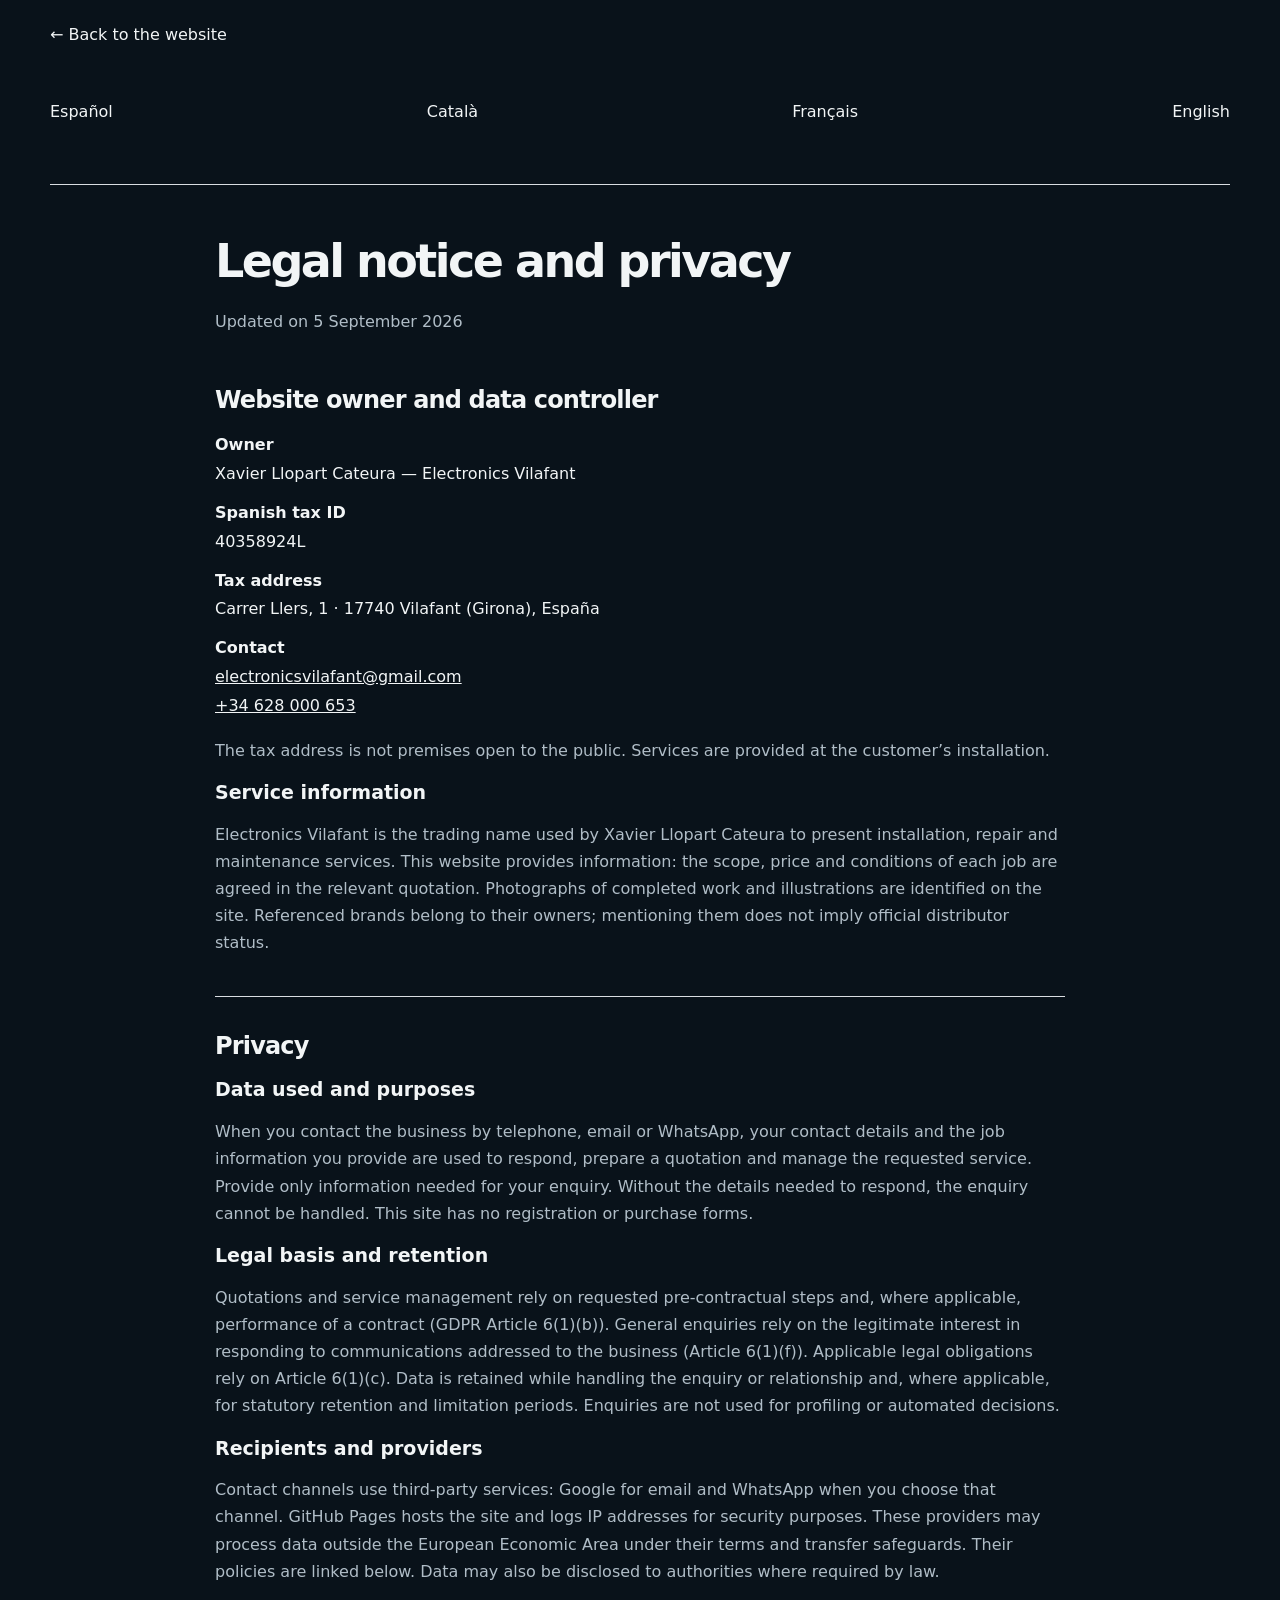
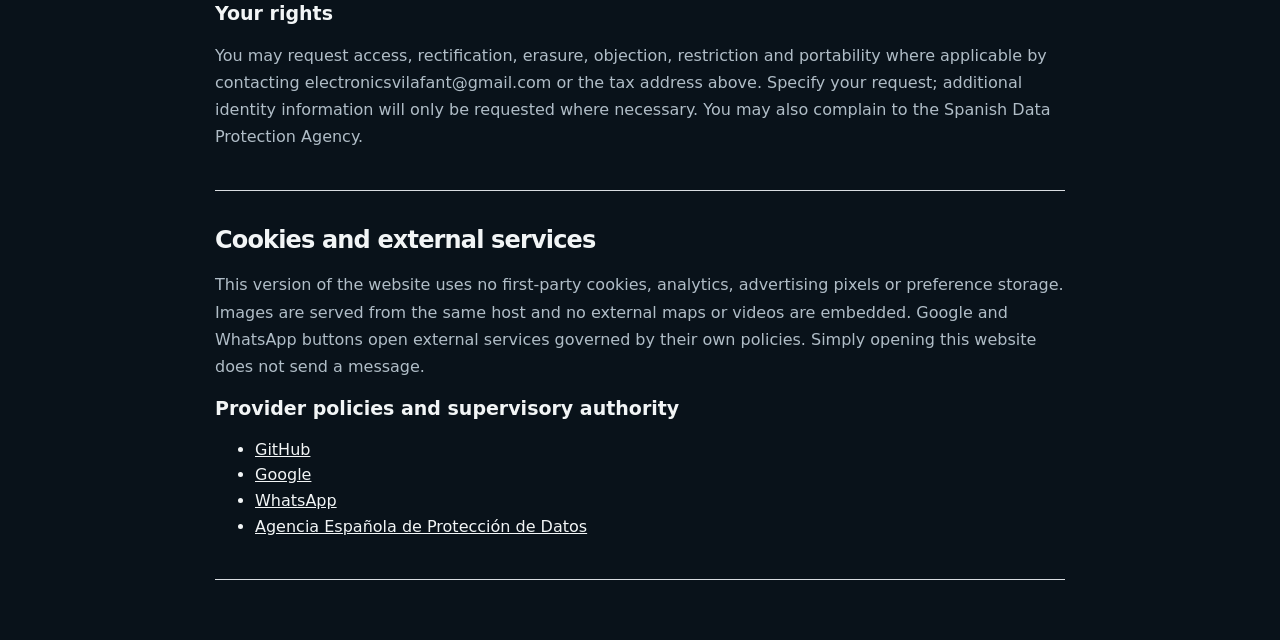
<file: legal-en.html>
<!DOCTYPE html>

<html lang="en"><head>
<meta content="TzMF8894sAaiKhA2wrbk7s_8dOVNUaIDe1_cLbbDOoE" name="google-site-verification"/>
<meta charset="utf-8"/>
<link href="https://electronicsvilafant.github.io/electronics-vilafant/legal-en.html" rel="canonical"/>
<meta content="index,follow,max-image-preview:large" name="robots"/>
<meta content="https://electronicsvilafant.github.io/electronics-vilafant/legal-en.html" property="og:url"/>
<meta content="width=device-width,initial-scale=1" name="viewport"/>
<title>Legal notice and privacy | Electronics Vilafant</title>
<meta content="Legal notice and privacy — Electronics Vilafant. Xavier Llopart Cateura." name="description"/>
<meta content="#ffffff" name="theme-color"/>
<meta content="Legal notice and privacy" property="og:title"/>
<meta content="Legal notice and privacy — Electronics Vilafant. Xavier Llopart Cateura." property="og:description"/>
<meta content="website" property="og:type"/>
<style>
    :root {
      --bg:#07111e;
      --panel:#0d1b2d;
      --panel2:#10233a;
      --text:#f5f8fb;
      --muted:#a9b6c7;
      --line:#22354e;
      --accent:#f0c43b;
      --accent2:#ffd95a;
      --ok:#23c66b;
      --max:1180px;
    }
    *{box-sizing:border-box}
    html{scroll-behavior:smooth}
    body{margin:0;font-family:Inter,ui-sans-serif,system-ui,-apple-system,BlinkMacSystemFont,"Segoe UI",Arial,sans-serif;background:var(--bg);color:var(--text);line-height:1.55}
    a{color:inherit;text-decoration:none}
    .wrap{width:min(var(--max),calc(100% - 36px));margin:auto}
    header{position:sticky;top:0;z-index:20;background:rgba(7,17,30,.88);backdrop-filter:blur(12px);border-bottom:1px solid rgba(255,255,255,.06)}
    nav{height:76px;display:flex;align-items:center;justify-content:space-between;gap:18px}
    .brand{display:flex;align-items:center;gap:12px;font-weight:800;letter-spacing:.2px}
    .brand img{width:48px;height:48px;object-fit:contain;border-radius:10px;background:#fff}
    .menu{display:flex;align-items:center;gap:22px;color:#d7e0eb;font-size:14px}
    .menu a:hover{color:var(--accent2)}
    .navcall{padding:11px 16px;border:1px solid var(--accent);border-radius:999px;color:var(--accent2);font-weight:700}
    .hero{padding:90px 0 68px;background:
      radial-gradient(circle at 80% 20%,rgba(240,196,59,.13),transparent 28%),
      linear-gradient(180deg,#081522 0%,#07111e 100%)}
    .hero-grid{display:grid;grid-template-columns:1.15fr .85fr;gap:55px;align-items:center}
    .eyebrow{display:inline-flex;align-items:center;gap:8px;color:var(--accent2);font-weight:800;font-size:14px;letter-spacing:.5px;text-transform:uppercase}
    .dot{width:8px;height:8px;border-radius:50%;background:var(--accent)}
    h1{font-size:clamp(42px,6.5vw,76px);line-height:1.02;margin:18px 0 22px;letter-spacing:-2.7px}
    .hero p{font-size:clamp(18px,2vw,22px);color:#c8d3e1;max-width:700px;margin:0 0 30px}
    .actions{display:flex;flex-wrap:wrap;gap:12px;margin:28px 0}
    .btn{display:inline-flex;align-items:center;justify-content:center;gap:8px;padding:14px 20px;border-radius:12px;font-weight:800;transition:.2s transform,.2s opacity}
    .btn:hover{transform:translateY(-2px)}
    .primary{background:var(--accent);color:#141414}
    .secondary{border:1px solid var(--line);background:rgba(255,255,255,.03)}
    .trust{display:flex;flex-wrap:wrap;gap:18px;color:var(--muted);font-size:14px;margin-top:26px}
    .trust span::before{content:"✓";color:var(--accent);font-weight:900;margin-right:7px}
    .hero-card{background:linear-gradient(145deg,var(--panel2),#0b1828);border:1px solid var(--line);border-radius:26px;padding:28px;box-shadow:0 25px 70px rgba(0,0,0,.25)}
    .hero-card img{display:block;max-width:100%;max-height:240px;margin:0 auto 22px;border-radius:18px}
    .hero-card h2{margin:0 0 8px;font-size:24px}
    .hero-card p{font-size:15px;margin:0;color:var(--muted)}
    .mini-grid{display:grid;grid-template-columns:1fr 1fr;gap:10px;margin-top:22px}
    .mini{padding:14px;border-radius:14px;background:rgba(255,255,255,.035);border:1px solid rgba(255,255,255,.055);font-size:13px;color:#d9e2ed}
    section{padding:82px 0}
    .section-head{max-width:760px;margin-bottom:34px}
    .section-head h2{font-size:clamp(31px,4vw,46px);line-height:1.1;margin:9px 0 12px;letter-spacing:-1.3px}
    .section-head p{color:var(--muted);font-size:18px;margin:0}
    .services{display:grid;grid-template-columns:repeat(3,1fr);gap:16px}
    .card{background:var(--panel);border:1px solid var(--line);border-radius:18px;padding:24px;min-height:215px}
    .icon{width:42px;height:42px;display:grid;place-items:center;border-radius:12px;background:rgba(240,196,59,.12);color:var(--accent2);font-weight:900;margin-bottom:18px}
    .card h3{margin:0 0 9px;font-size:20px}
    .card p{margin:0;color:var(--muted)}
    .jobs{background:#0a1625}
    .gallery{display:grid;grid-template-columns:repeat(3,1fr);gap:14px}
    .ph{aspect-ratio:4/3;border:1px dashed #3d5370;border-radius:18px;display:grid;place-items:center;text-align:center;padding:20px;color:#8fa0b5;background:linear-gradient(145deg,rgba(255,255,255,.02),rgba(255,255,255,.005))}
    .ph strong{display:block;color:#d9e2ec;margin-bottom:5px}
    .area-grid{display:grid;grid-template-columns:.8fr 1.2fr;gap:26px}
    .area-box,.contact-box{background:var(--panel);border:1px solid var(--line);border-radius:20px;padding:28px}
    .places{display:flex;flex-wrap:wrap;gap:9px;margin-top:18px}
    .places span{padding:9px 12px;border-radius:999px;border:1px solid var(--line);color:#d3dde9;background:rgba(255,255,255,.02)}
    .faq{display:grid;gap:12px}
    details{background:var(--panel);border:1px solid var(--line);border-radius:14px;padding:17px 19px}
    summary{cursor:pointer;font-weight:800}
    details p{color:var(--muted);margin:11px 0 0}
    .cta{padding:48px 0 86px}
    .cta-box{background:linear-gradient(135deg,#132842,#0b1a2c);border:1px solid #294467;border-radius:26px;padding:36px;display:flex;align-items:center;justify-content:space-between;gap:24px}
    .cta-box h2{font-size:clamp(28px,4vw,42px);margin:0 0 7px}
    .cta-box p{margin:0;color:var(--muted)}
    footer{border-top:1px solid var(--line);padding:28px 0 100px;color:#8fa0b5;font-size:14px}
    .foot{display:flex;justify-content:space-between;gap:20px;flex-wrap:wrap}
    .mobile-contact{display:none;position:fixed;left:10px;right:10px;bottom:10px;z-index:30;gap:8px;padding:8px;background:rgba(7,17,30,.93);backdrop-filter:blur(12px);border:1px solid var(--line);border-radius:16px}
    .mobile-contact a{flex:1;text-align:center;padding:12px 10px;border-radius:11px;font-weight:800}
    .phone{background:var(--accent);color:#111}
    .wa{background:var(--ok);color:#06160d}
    @media (max-width:880px){
      .menu a:not(.navcall){display:none}
      .hero{padding-top:60px}
      .hero-grid,.area-grid{grid-template-columns:1fr}
      .hero-card{order:-1}
      .services,.gallery{grid-template-columns:1fr 1fr}
      .cta-box{align-items:flex-start;flex-direction:column}
    }
    @media (max-width:600px){
      .wrap{width:min(100% - 24px,var(--max))}
      nav{height:66px}
      .brand span{font-size:14px}
      .brand img{width:40px;height:40px}
      .navcall{display:none}
      h1{letter-spacing:-1.8px}
      section{padding:62px 0}
      .services,.gallery,.mini-grid{grid-template-columns:1fr}
      .card{min-height:auto}
      .mobile-contact{display:flex}
    }

    .identity{background:#091522}
    .identity-grid{display:grid;grid-template-columns:repeat(3,1fr);gap:16px}
    .identity-card{background:var(--panel);border:1px solid var(--line);border-radius:18px;padding:24px}
    .identity-card h3{margin:0 0 10px;font-size:22px}
    .identity-card p{margin:0;color:var(--muted)}
    .legal{border-top:1px solid var(--line);padding:34px 0 110px;background:#06101b}
    .legal-links{display:flex;flex-wrap:wrap;gap:14px 22px;margin-bottom:16px}
    .legal-links a{color:#cbd6e3;font-size:14px}
    .legal-links a:hover{color:var(--accent2)}
    .legal-note{color:#7f91a8;font-size:13px;max-width:900px}
    .legal-section{scroll-margin-top:90px;padding:26px 0;border-top:1px solid rgba(255,255,255,.06)}
    .legal-section h3{margin:0 0 8px}
    .legal-section p{color:var(--muted);font-size:14px;margin:6px 0}
    @media (max-width:760px){.identity-grid{grid-template-columns:1fr}}

  
    .work-gallery{display:grid;grid-template-columns:repeat(4,1fr);gap:14px}
    .work-card{margin:0;overflow:hidden;border:1px solid var(--line);border-radius:18px;background:var(--panel)}
    .work-card img{display:block;width:100%;aspect-ratio:4/3;object-fit:cover}
    .wireless-crop{aspect-ratio:4/3;overflow:hidden;position:relative}
    .wireless-crop img{width:100%;height:100%;aspect-ratio:auto;object-fit:cover;transform:translateY(13%) scale(1.78);transform-origin:center top}
    .work-card figcaption{padding:15px 16px 17px;display:grid;gap:5px}
    .work-card figcaption strong{font-size:16px;color:#eef5ff}
    .work-card figcaption span{font-size:13px;line-height:1.45;color:var(--muted)}
    .intercom-showcase{margin-top:30px;padding:26px;border:1px solid var(--line);border-radius:22px;background:linear-gradient(135deg,#10243d,#0a1727);display:grid;grid-template-columns:.9fr 1.1fr;gap:24px;align-items:center}
    .intercom-copy h2{margin:8px 0 10px;font-size:clamp(26px,3vw,38px)}
    .intercom-copy p{color:var(--muted);line-height:1.65}
    .intercom-copy small{display:block;margin-top:16px;color:#8294aa;line-height:1.5}
    .brand-pills{display:flex;flex-wrap:wrap;gap:8px;margin-top:16px}
    .brand-pills span{padding:8px 11px;border:1px solid #35506f;border-radius:999px;background:rgba(255,255,255,.035);font-size:13px;color:#dbe7f5}
    .intercom-visual{margin:0;overflow:hidden;border-radius:17px;border:1px solid #314966;background:#fff}
    .intercom-visual img{display:block;width:100%;aspect-ratio:16/6.2;object-fit:cover}
    .intercom-visual figcaption{padding:10px 13px;background:#0a1727;color:#91a2b6;font-size:12px}
    @media (max-width:880px){.work-gallery{grid-template-columns:1fr 1fr}.intercom-showcase{grid-template-columns:1fr}}
    @media (max-width:600px){.work-gallery{grid-template-columns:1fr}.intercom-showcase{padding:18px}.intercom-visual img{aspect-ratio:4/3}}
    .audit-case{margin-top:26px;display:grid;grid-template-columns:.85fr 1.15fr;gap:24px;align-items:center;background:#0d1b2d;border:1px solid var(--line);border-radius:20px;padding:18px}
    .audit-case figure{margin:0;overflow:hidden;border-radius:15px}
    .audit-photos{display:grid;grid-template-columns:1fr 1fr;gap:10px}
    .audit-photos figure{background:#081421;border:1px solid var(--line)}
    .audit-photos figcaption{padding:8px 10px;color:#91a2b6;font-size:11px;line-height:1.35}
    .audit-photos img{aspect-ratio:1/1!important}
    .audit-case img{display:block;width:100%;aspect-ratio:4/3;object-fit:cover}
    .audit-case h3{font-size:26px;line-height:1.15;margin:9px 0 10px}
    .audit-case p{color:var(--muted);margin:0 0 10px}
    .audit-case .audit-note{font-size:13px;color:#8294aa;margin-bottom:0}
    .fiscal-address{margin-top:12px;color:#cbd6e3}
    .fiscal-address strong{color:#fff}
    @media (max-width:760px){.audit-case{grid-template-columns:1fr}.audit-photos{grid-template-columns:1fr 1fr}}




    /* V11: idiomas + interiores */
    .lang-switch{display:flex;align-items:center;gap:5px;margin-left:4px;padding:4px;border:1px solid var(--line);border-radius:999px;background:rgba(255,255,255,.025)}
    .lang-btn{border:0;background:transparent;color:#aebcd0;font:inherit;font-size:12px;font-weight:800;line-height:1;padding:7px 8px;border-radius:999px;cursor:pointer}
    .lang-btn:hover{color:#fff;background:rgba(255,255,255,.07)}
    .lang-btn.active{background:var(--accent);color:#111}
    .interiors{background:linear-gradient(180deg,#081421 0%,#091725 100%)}
    .interior-grid{display:grid;grid-template-columns:repeat(3,1fr);gap:16px;margin-top:26px}
    .interior-card{background:var(--panel);border:1px solid var(--line);border-radius:18px;padding:24px;min-height:180px}
    .interior-card .mini-icon{width:40px;height:40px;border-radius:12px;display:grid;place-items:center;background:rgba(240,196,59,.12);border:1px solid rgba(240,196,59,.28);color:var(--accent2);font-weight:900;margin-bottom:16px}
    .interior-card h3{margin:0 0 9px;font-size:20px}
    .interior-card p{margin:0;color:var(--muted)}
    .interior-note{margin-top:18px;color:#c9d5e5;font-size:15px;max-width:850px}
    @media (max-width:980px){.lang-switch{gap:2px}.lang-btn{padding:7px 6px}.menu{gap:12px}}
    @media (max-width:880px){.menu>a:not(.navcall){display:none}.interior-grid{grid-template-columns:1fr 1fr}.lang-switch{margin-left:auto}}
    @media (max-width:600px){.interior-grid{grid-template-columns:1fr}.lang-btn{font-size:11px;padding:7px 6px}}

    /* V17: estilo comercial claro, compacto y centrado en trabajos reales */
    :root{
      --bg:#ffffff;
      --panel:#ffffff;
      --panel2:#f4f5f6;
      --text:#202326;
      --muted:#60676e;
      --line:#d9dde1;
      --accent:#f45b0b;
      --accent2:#d94c00;
      --ok:#159447;
      --max:1240px;
    }
    body{background:#fff;color:var(--text);font-family:Arial,"Helvetica Neue",sans-serif;line-height:1.5}
    .wrap{width:min(var(--max),calc(100% - 48px))}
    .utility-bar{background:#24282c;color:#fff;font-size:13px}
    .utility-inner{height:34px;display:flex;align-items:center;justify-content:space-between;gap:20px}
    .utility-inner a{color:#fff}
    .utility-contact{display:flex;align-items:center;gap:24px}
    header{top:0;background:#fff;border-bottom:1px solid var(--line);backdrop-filter:none;box-shadow:0 2px 8px rgba(0,0,0,.04)}
    nav{height:78px;gap:24px}
    .brand{gap:14px;color:#222;font-size:19px;letter-spacing:0}
    .brand img{width:58px;height:58px;border-radius:0;background:transparent}
    .menu{gap:24px;color:#333;font-size:15px}
    .menu a:hover{color:var(--accent)}
    .navcall{padding:11px 15px;border:1px solid var(--accent);border-radius:4px;background:var(--accent);color:#fff!important}
    .lang-switch{border:1px solid #ccd1d5;border-radius:4px;background:#fff;padding:3px}
    .lang-btn{color:#555;border-radius:2px}
    .lang-btn:hover{color:#111;background:#eceff1}
    .lang-btn.active{background:#272b2f;color:#fff}
    .service-nav{background:#f6f7f8;border-bottom:1px solid var(--line)}
    .service-nav-inner{min-height:49px;display:flex;align-items:stretch;overflow-x:auto;scrollbar-width:none}
    .service-nav-inner::-webkit-scrollbar{display:none}
    .service-nav-inner a{display:flex;align-items:center;gap:7px;padding:0 18px;border-right:1px solid var(--line);font-size:14px;font-weight:700;white-space:nowrap}
    .service-nav-inner a:first-child{border-left:1px solid var(--line)}
    .service-nav-inner a:hover{background:#fff;color:var(--accent)}
    .service-nav-inner span{color:var(--accent);font-size:11px}
    .service-nav-inner .service-nav-contact{margin-left:auto;background:#fff3eb;color:#c74400;border-left:1px solid #efc3a9}
    .hero{padding:48px 0 46px;background:#fff;border-bottom:1px solid var(--line)}
    .hero-grid{grid-template-columns:1.08fr .92fr;gap:34px;align-items:stretch}
    .hero-grid>div:first-child{max-width:760px;padding:26px 0}
    .eyebrow{color:#bb4305;font-size:13px;letter-spacing:0;text-transform:uppercase}
    .dot{border-radius:0;background:var(--accent)}
    h1{max-width:760px;font-size:clamp(38px,5vw,60px);line-height:1.05;margin:14px 0 20px;letter-spacing:0}
    .hero p{font-size:19px;line-height:1.55;color:#50575d;margin-bottom:24px}
    .hero .hero-direct{margin:-7px 0 18px;padding-left:13px;border-left:3px solid var(--accent);font-size:15px;font-weight:700;color:#2f3438}
    .actions{gap:10px;margin:24px 0}
    .btn{min-height:48px;padding:12px 19px;border-radius:4px;transition:.15s background-color,.15s border-color}
    .btn:hover{transform:none}
    .primary{background:var(--accent);color:#fff;border:1px solid var(--accent)}
    .primary:hover{background:#d94c00;border-color:#d94c00}
    .secondary{border:1px solid #aeb4b9;background:#fff;color:#202326}
    .secondary:hover{border-color:#555;background:#f6f7f8}
    .email-btn{border-color:#e0a37f;color:#a63b00}
    .trust{gap:0;color:#596168;font-size:14px;margin-top:24px;border-top:1px solid var(--line)}
    .trust span{padding:12px 18px 0 0;margin-right:18px}
    .trust span::before{color:var(--accent)}
    .hero-card{border-radius:6px;padding:30px;background:#f1f3f4;border:1px solid #d8dcdf;box-shadow:none;display:flex;flex-direction:column;justify-content:center}
    .hero-card img{max-height:170px;margin:0 auto 22px;border-radius:0}
    .hero-card h2{font-size:25px;color:#24282c}
    .hero-card p{font-size:15px;color:#5f666d}
    .hero-work{margin:0;position:relative;min-height:390px;overflow:hidden;border:1px solid #d5d9dc;background:#eef0f1}
    .hero-work img{display:block;width:100%;height:100%;min-height:390px;object-fit:cover;object-position:center 34%}
    .hero-work figcaption{position:absolute;left:0;right:0;bottom:0;display:flex;justify-content:space-between;gap:20px;padding:14px 16px;background:rgba(24,28,31,.9);color:#fff;font-size:13px}
    .hero-work figcaption span{color:#d9dde0}
    .mini-grid{gap:1px;margin-top:20px;background:#cfd4d8;border:1px solid #cfd4d8}
    .mini{border:0;border-radius:0;background:#fff;color:#31363a;padding:12px;font-weight:700}
    section{padding:64px 0}
    .section-head{max-width:790px;margin-bottom:28px}
    .section-head h2{font-size:clamp(28px,3.2vw,40px);line-height:1.15;margin:8px 0 10px;letter-spacing:0}
    .section-head p{color:var(--muted);font-size:17px}
    .services{grid-template-columns:repeat(3,1fr);gap:0;border:1px solid var(--line)}
    .card{border:0;border-right:1px solid var(--line);border-bottom:1px solid var(--line);border-radius:0;padding:25px;min-height:195px;background:#fff}
    .card:nth-child(3n){border-right:0}
    .card:nth-child(n+4){border-bottom:0}
    .card:hover{background:#f8f9fa}
    .icon{width:auto;height:auto;display:block;border-radius:0;background:transparent;color:var(--accent);font-size:13px;margin-bottom:25px}
    .card h3{font-size:19px}
    .card p{color:#60676e}
    .interiors{padding:0;background:#fff}
    .interiors .section-head{display:none}
    .jobs{background:#f3f4f5;border-top:1px solid var(--line);border-bottom:1px solid var(--line)}
    .work-gallery{gap:12px}
    .work-card{border-radius:4px;background:#fff;border:1px solid #d5d9dc}
    .work-card figcaption strong{color:#23272a}
    .work-card figcaption span{color:#626970}
    .audit-case{border-radius:4px;background:#fff;border:1px solid #d5d9dc;padding:16px}
    .audit-photos figure{border-radius:2px;background:#eee;border:1px solid #ddd}
    .audit-photos figcaption{color:#636a70}
    .audit-case p,.audit-case .audit-note{color:#626970}
    .intercom-showcase{border-radius:4px;background:#262b2f;border:0;padding:28px}
    .intercom-copy p{color:#d2d6d9}
    .intercom-copy small{color:#aeb5ba}
    .brand-pills span{border-radius:3px;border-color:#5a6268;background:#33393e;color:#fff}
    .intercom-visual{border-radius:3px;border-color:#555;background:#fff}
    .intercom-visual figcaption{background:#202427;color:#cbd0d4}
    .reviews-section{background:#fff;border-bottom:1px solid var(--line)}
    .reviews-layout{display:grid;grid-template-columns:.72fr 1.28fr;border:1px solid var(--line)}
    .reviews-summary{padding:34px;background:#f4f5f6;border-right:1px solid var(--line)}
    .rating-line{display:flex;align-items:center;gap:14px;margin:14px 0 4px}
    .rating-line strong{font-size:42px;line-height:1;color:#222}
    .stars{color:#f3a600;letter-spacing:1px;font-size:18px}
    .reviews-summary p{margin:8px 0 22px;color:#60676e}
    .google-review-link{display:inline-flex;align-items:center;gap:8px;padding:12px 15px;border:1px solid #aeb4b9;border-radius:3px;background:#fff;font-weight:700}
    .google-review-link:hover{border-color:var(--accent);color:var(--accent)}
    .customer-review{margin:0;padding:34px 38px;background:#fff}
    .review-top{display:flex;align-items:center;justify-content:space-between;gap:20px;color:#60676e;font-size:14px}
    .customer-review>p{max-width:760px;margin:22px 0 26px;font-size:21px;line-height:1.55;color:#2c3033}
    .customer-review footer{display:flex;flex-direction:column;gap:2px;padding:0;border:0;background:transparent;color:#25292c}
    .customer-review footer span{font-size:13px;color:#6a7177}
    .identity{background:#fff}
    .area-grid{gap:0;border:1px solid var(--line)}
    .area-box,.contact-box{border:0;border-radius:0;padding:32px;background:#fff}
    .area-box{border-right:1px solid var(--line);background:#f6f7f8}
    .places{gap:6px}
    .places span{border-radius:3px;background:#fff;color:#333;border-color:#cfd4d8}
    details{border-radius:3px;background:#fff;border-color:#d5d9dc}
    details p{color:#626970}
    .cta{padding:34px 0 70px}
    .cta-box{border-radius:4px;background:#24282c;border:0;padding:34px;color:#fff}
    .cta-box p{color:#d1d5d8}
    footer{background:#f4f5f6;border-color:#d8dcdf;color:#60676e;padding-bottom:34px}
    .mobile-contact{border-radius:5px;background:#fff;border-color:#cfd4d8;box-shadow:0 4px 18px rgba(0,0,0,.16)}
    .mobile-contact a{border-radius:3px}
    .phone{background:var(--accent);color:#fff}
    @media(max-width:980px){
      .service-nav-inner .service-nav-contact{margin-left:0}
      .menu{gap:12px}
    }
    @media(max-width:880px){
      .hero{padding-top:30px}
      .hero-grid{grid-template-columns:1fr}
      .hero-work{min-height:310px}
      .hero-work img{min-height:310px}
      .hero-grid>div:first-child{padding:10px 0}
      .services{grid-template-columns:1fr 1fr}
      .card:nth-child(3n){border-right:1px solid var(--line)}
      .card:nth-child(2n){border-right:0}
      .card:nth-child(n+4){border-bottom:1px solid var(--line)}
      .card:nth-child(n+5){border-bottom:0}
      .area-box{border-right:0;border-bottom:1px solid var(--line)}
      .reviews-layout{grid-template-columns:1fr}
      .reviews-summary{border-right:0;border-bottom:1px solid var(--line)}
    }
    @media(max-width:600px){
      .wrap{width:min(100% - 24px,var(--max))}
      .utility-inner{height:30px;justify-content:center}
      .utility-inner>span{display:none}
      .utility-contact{width:100%;justify-content:space-between;gap:12px;font-size:12px}
      .utility-contact a:last-child{display:none}
      nav{height:67px}
      .brand img{width:44px;height:44px}
      .brand span{font-size:15px}
      .service-nav .wrap{width:100%}
      .service-nav-inner a{padding:0 14px}
      h1{font-size:37px;line-height:1.08}
      .hero p{font-size:17px}
      section{padding:50px 0}
      .services{grid-template-columns:1fr}
      .card,.card:nth-child(2n),.card:nth-child(3n),.card:nth-child(n+5){border-right:0;border-bottom:1px solid var(--line)}
      .card:last-child{border-bottom:0}
      .hero-card{padding:22px}
      .hero-work,.hero-work img{min-height:250px}
      .hero-work figcaption{align-items:flex-start;flex-direction:column;gap:2px}
      .mini-grid{grid-template-columns:1fr 1fr}
      .cta-box{padding:26px 22px}
      .reviews-summary,.customer-review{padding:24px 20px}
      .customer-review>p{font-size:18px}
    }

/* Revisión integral V17: legibilidad, navegación y móvil */
:root{--accent:#bb4305;--accent2:#a63700}
html{scroll-padding-top:100px}
section[id],article[id],#contacto{scroll-margin-top:100px}
a:focus-visible,button:focus-visible,summary:focus-visible{outline:3px solid #075ab4;outline-offset:4px}
.skip-link{position:absolute;top:8px;left:12px;z-index:100;background:#fff;color:#152b41;padding:12px;transform:translateY(-180%)}
.skip-link:focus{transform:none}
.lang-btn{display:inline-flex;align-items:center;justify-content:center;min-width:34px;min-height:36px;text-decoration:none}
.menu .lang-switch a{display:inline-flex}
.work-card img,.audit-photos img,.intercom-visual img{height:auto}
.intercom-image-crop{aspect-ratio:983/220;overflow:hidden;background:#fff}
.intercom-image-crop img{width:100%;height:auto;aspect-ratio:auto;object-fit:contain}
.intercom-copy h2{color:#fff}.intercom-copy .eyebrow{color:#ffb381}
.primary,.navcall,.phone{background:#bb4305;border-color:#bb4305;color:#fff}
.wa{background:#117a3c;color:#fff}
.trust span::before{color:#a63700}
.hero-work img{height:100%;object-fit:cover}
.mobile-section-nav{display:none}
.brand img{flex-shrink:0}
.area-box,.contact-box,.hero-grid>div{min-width:0}
.utility-contact a{overflow-wrap:anywhere}
summary{min-height:28px}
@media(max-width:880px){
 .mobile-section-nav{display:flex;gap:22px;padding:12px 0;border-top:1px solid #d9dde1;font-size:14px;font-weight:bold}
 nav{gap:12px}.brand{gap:9px}
}
@media(max-width:600px){
 header nav{height:auto;min-height:72px;flex-wrap:wrap;padding:8px 0;gap:6px}
 .lang-switch{padding:2px}.lang-btn{min-width:30px;min-height:36px;padding:7px 5px;font-size:12px}
 .brand span{font-size:14px}.brand img{width:38px;height:38px}
 .mobile-section-nav{justify-content:space-between;gap:10px}
 .hero{padding-top:20px}.hero-grid{gap:24px}
 h1{font-size:clamp(30px,8.7vw,37px)}
 body{padding-bottom:84px}.mobile-contact a{min-height:46px;display:grid;place-items:center}
 .hero-work{height:350px}.hero-work img{min-height:0;height:100%}
 .intercom-copy h2{font-size:28px}
 html{scroll-padding-top:148px}section[id],article[id],#contacto{scroll-margin-top:148px}
}
@media(prefers-reduced-motion:reduce){html{scroll-behavior:auto}*,*::before,*::after{transition:none!important}}

@media(max-width:360px){html{scroll-padding-top:165px}section[id],article[id],#contacto{scroll-margin-top:165px}}

.legal-document{max-width:850px;padding:36px 0 60px}.legal-document section{padding:24px 0;border-bottom:1px solid #d9dde1}.legal-document h1{font-size:clamp(30px,5vw,46px)}.legal-document h2{font-size:24px;line-height:1.25}.legal-document h3{font-size:19px}.legal-document a{text-decoration:underline;overflow-wrap:anywhere}.legal-document p{line-height:1.7}.legal-document dl{line-height:1.8}.legal-document dt{font-weight:bold}.legal-document dd{margin:0 0 10px}.legal-page{padding-bottom:0}.legal-top{padding:22px 0;border-bottom:1px solid #d9dde1}.legal-languages{display:flex;flex-wrap:wrap;gap:20px;margin-top:14px}
</style>
<link href="assets/favicon.png" rel="icon" type="image/png"/><meta content="strict-origin-when-cross-origin" name="referrer"/><link href="https://electronicsvilafant.github.io/electronics-vilafant/legal.html" hreflang="es" rel="alternate"/><link href="https://electronicsvilafant.github.io/electronics-vilafant/legal-ca.html" hreflang="ca" rel="alternate"/><link href="https://electronicsvilafant.github.io/electronics-vilafant/legal-fr.html" hreflang="fr" rel="alternate"/><link href="https://electronicsvilafant.github.io/electronics-vilafant/legal-en.html" hreflang="en" rel="alternate"/><link href="https://electronicsvilafant.github.io/electronics-vilafant/legal.html" hreflang="x-default" rel="alternate"/><link href="assets/redesign.css" rel="stylesheet"/></head>
<body class="legal-page"><div class="wrap legal-top"><a href="en.html">← Back to the website</a><nav aria-label="Languages" class="legal-languages" style="height:auto"><a href="legal.html" hreflang="es" lang="es">Español</a><a href="legal-ca.html" hreflang="ca" lang="ca">Català</a><a href="legal-fr.html" hreflang="fr" lang="fr">Français</a><a aria-current="page" href="legal-en.html" hreflang="en" lang="en">English</a></nav></div><main class="wrap legal-document" id="contenido"><h1>Legal notice and privacy</h1><p>Updated on 5 September 2026</p><section id="titular"><h2>Website owner and data controller</h2><dl><dt>Owner</dt><dd>Xavier Llopart Cateura — Electronics Vilafant</dd><dt>Spanish tax ID</dt><dd>40358924L</dd><dt>Tax address</dt><dd>Carrer Llers, 1 · 17740 Vilafant (Girona), España</dd><dt>Contact</dt><dd><a href="mailto:electronicsvilafant@gmail.com">electronicsvilafant@gmail.com</a><br/><a href="tel:+34628000653">+34 628 000 653</a></dd></dl><p>The tax address is not premises open to the public. Services are provided at the customer’s installation.</p><h3>Service information</h3><p>Electronics Vilafant is the trading name used by Xavier Llopart Cateura to present installation, repair and maintenance services. This website provides information: the scope, price and conditions of each job are agreed in the relevant quotation. Photographs of completed work and illustrations are identified on the site. Referenced brands belong to their owners; mentioning them does not imply official distributor status.</p></section><section id="privacidad"><h2>Privacy</h2><h3>Data used and purposes</h3><p>When you contact the business by telephone, email or WhatsApp, your contact details and the job information you provide are used to respond, prepare a quotation and manage the requested service. Provide only information needed for your enquiry. Without the details needed to respond, the enquiry cannot be handled. This site has no registration or purchase forms.</p><h3>Legal basis and retention</h3><p>Quotations and service management rely on requested pre-contractual steps and, where applicable, performance of a contract (GDPR Article 6(1)(b)). General enquiries rely on the legitimate interest in responding to communications addressed to the business (Article 6(1)(f)). Applicable legal obligations rely on Article 6(1)(c). Data is retained while handling the enquiry or relationship and, where applicable, for statutory retention and limitation periods. Enquiries are not used for profiling or automated decisions.</p><h3>Recipients and providers</h3><p>Contact channels use third-party services: Google for email and WhatsApp when you choose that channel. GitHub Pages hosts the site and logs IP addresses for security purposes. These providers may process data outside the European Economic Area under their terms and transfer safeguards. Their policies are linked below. Data may also be disclosed to authorities where required by law.</p><h3>Your rights</h3><p>You may request access, rectification, erasure, objection, restriction and portability where applicable by contacting electronicsvilafant@gmail.com or the tax address above. Specify your request; additional identity information will only be requested where necessary. You may also complain to the Spanish Data Protection Agency.</p></section><section id="cookies"><h2>Cookies and external services</h2><p>This version of the website uses no first-party cookies, analytics, advertising pixels or preference storage. Images are served from the same host and no external maps or videos are embedded. Google and WhatsApp buttons open external services governed by their own policies. Simply opening this website does not send a message.</p><h3>Provider policies and supervisory authority</h3><ul><li><a href="https://docs.github.com/en/site-policy/privacy-policies/github-general-privacy-statement">GitHub</a></li><li><a href="https://policies.google.com/privacy">Google</a></li><li><a href="https://www.whatsapp.com/legal/privacy-policy-eea">WhatsApp</a></li><li><a href="https://www.aepd.es/">Agencia Española de Protección de Datos</a></li></ul></section></main></body></html>
</file>
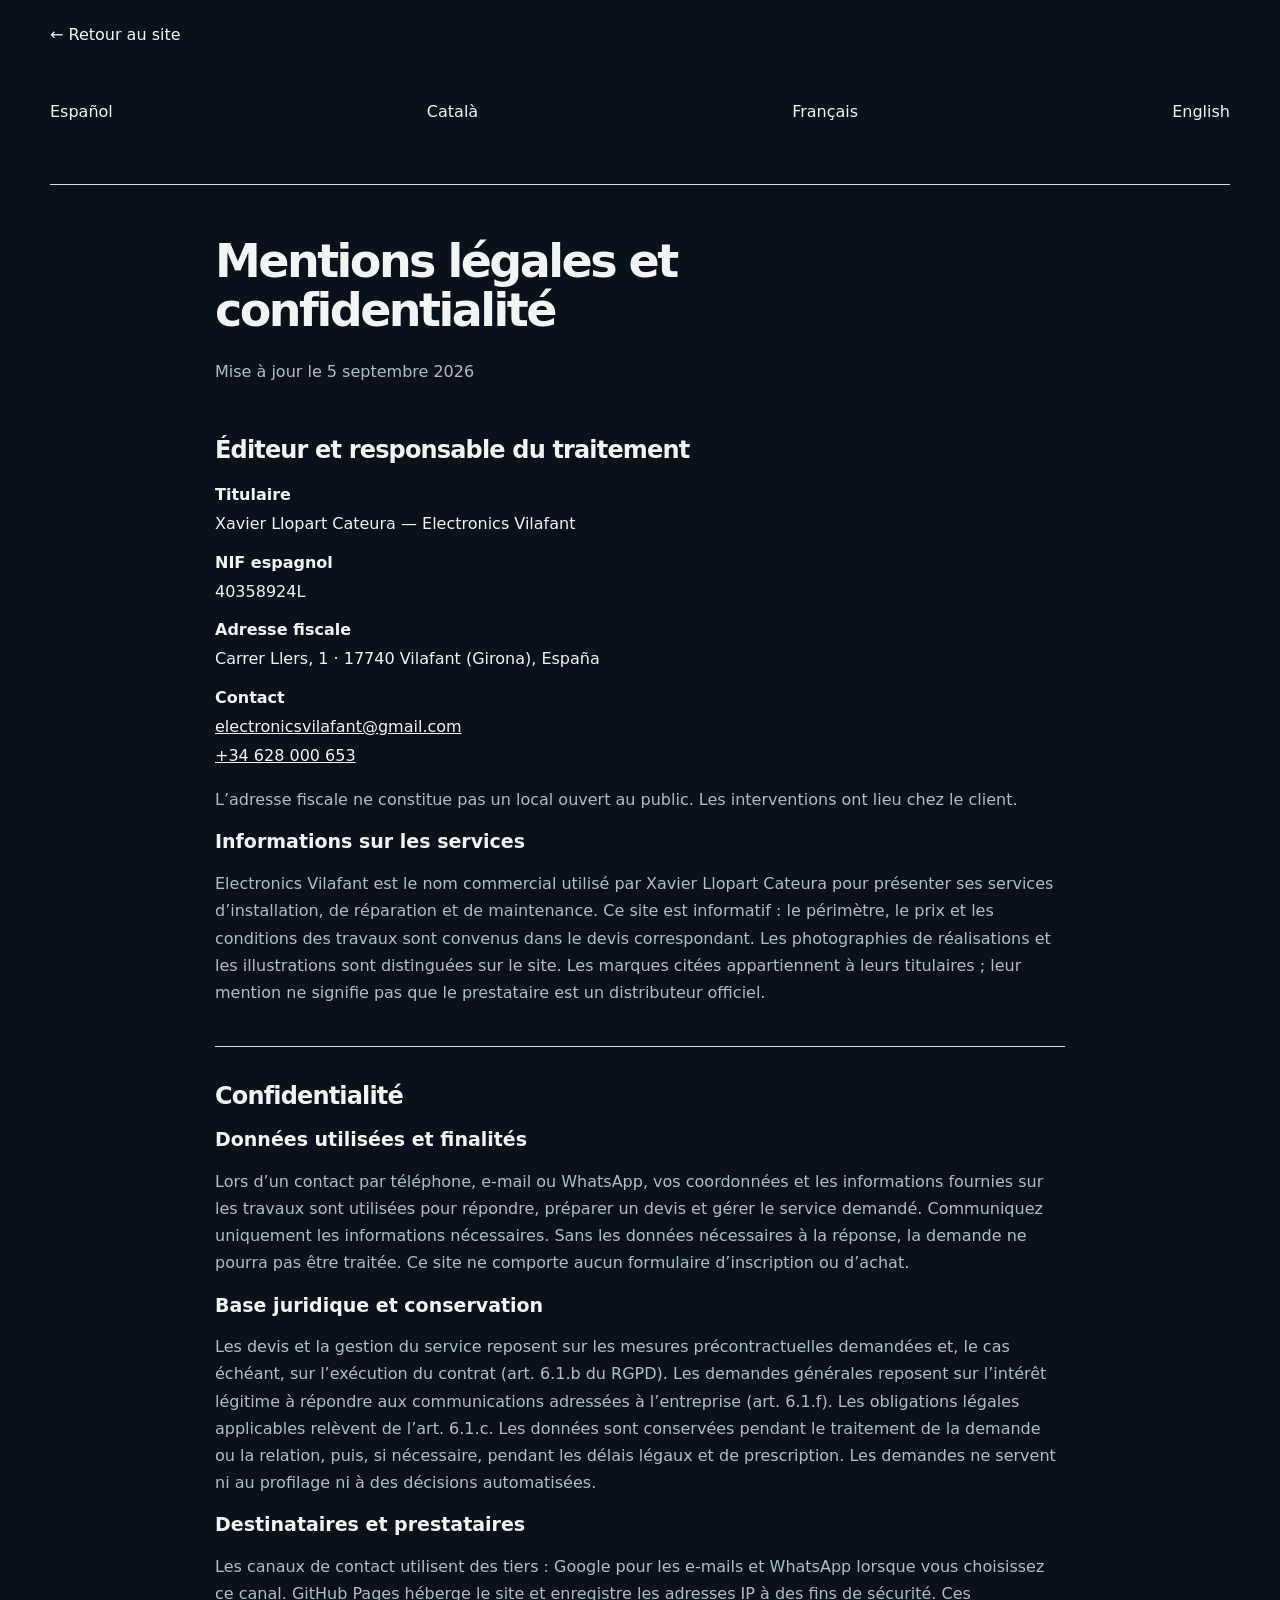
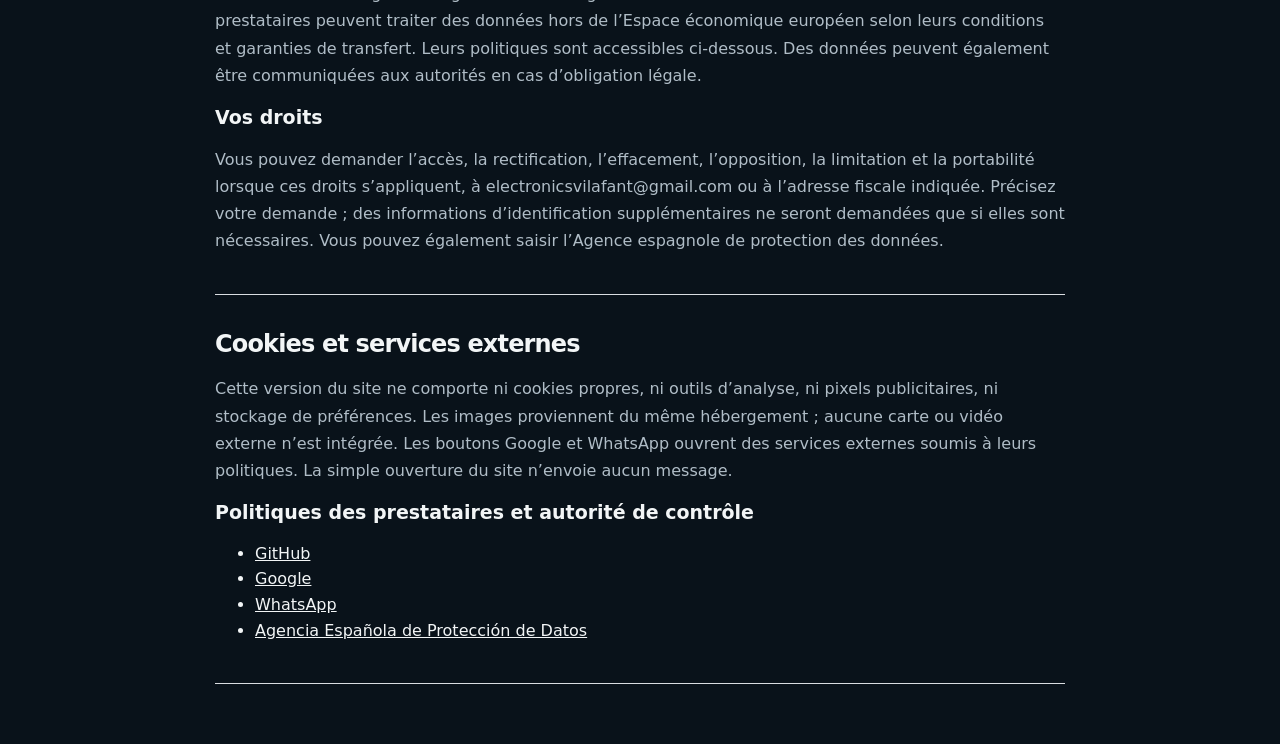
<file: legal-fr.html>
<!DOCTYPE html>

<html lang="fr"><head>
<meta content="TzMF8894sAaiKhA2wrbk7s_8dOVNUaIDe1_cLbbDOoE" name="google-site-verification"/>
<meta charset="utf-8"/>
<link href="https://electronicsvilafant.github.io/electronics-vilafant/legal-fr.html" rel="canonical"/>
<meta content="index,follow,max-image-preview:large" name="robots"/>
<meta content="https://electronicsvilafant.github.io/electronics-vilafant/legal-fr.html" property="og:url"/>
<meta content="width=device-width,initial-scale=1" name="viewport"/>
<title>Mentions légales et confidentialité | Electronics Vilafant</title>
<meta content="Mentions légales et confidentialité — Electronics Vilafant. Xavier Llopart Cateura." name="description"/>
<meta content="#ffffff" name="theme-color"/>
<meta content="Mentions légales et confidentialité" property="og:title"/>
<meta content="Mentions légales et confidentialité — Electronics Vilafant. Xavier Llopart Cateura." property="og:description"/>
<meta content="website" property="og:type"/>
<style>
    :root {
      --bg:#07111e;
      --panel:#0d1b2d;
      --panel2:#10233a;
      --text:#f5f8fb;
      --muted:#a9b6c7;
      --line:#22354e;
      --accent:#f0c43b;
      --accent2:#ffd95a;
      --ok:#23c66b;
      --max:1180px;
    }
    *{box-sizing:border-box}
    html{scroll-behavior:smooth}
    body{margin:0;font-family:Inter,ui-sans-serif,system-ui,-apple-system,BlinkMacSystemFont,"Segoe UI",Arial,sans-serif;background:var(--bg);color:var(--text);line-height:1.55}
    a{color:inherit;text-decoration:none}
    .wrap{width:min(var(--max),calc(100% - 36px));margin:auto}
    header{position:sticky;top:0;z-index:20;background:rgba(7,17,30,.88);backdrop-filter:blur(12px);border-bottom:1px solid rgba(255,255,255,.06)}
    nav{height:76px;display:flex;align-items:center;justify-content:space-between;gap:18px}
    .brand{display:flex;align-items:center;gap:12px;font-weight:800;letter-spacing:.2px}
    .brand img{width:48px;height:48px;object-fit:contain;border-radius:10px;background:#fff}
    .menu{display:flex;align-items:center;gap:22px;color:#d7e0eb;font-size:14px}
    .menu a:hover{color:var(--accent2)}
    .navcall{padding:11px 16px;border:1px solid var(--accent);border-radius:999px;color:var(--accent2);font-weight:700}
    .hero{padding:90px 0 68px;background:
      radial-gradient(circle at 80% 20%,rgba(240,196,59,.13),transparent 28%),
      linear-gradient(180deg,#081522 0%,#07111e 100%)}
    .hero-grid{display:grid;grid-template-columns:1.15fr .85fr;gap:55px;align-items:center}
    .eyebrow{display:inline-flex;align-items:center;gap:8px;color:var(--accent2);font-weight:800;font-size:14px;letter-spacing:.5px;text-transform:uppercase}
    .dot{width:8px;height:8px;border-radius:50%;background:var(--accent)}
    h1{font-size:clamp(42px,6.5vw,76px);line-height:1.02;margin:18px 0 22px;letter-spacing:-2.7px}
    .hero p{font-size:clamp(18px,2vw,22px);color:#c8d3e1;max-width:700px;margin:0 0 30px}
    .actions{display:flex;flex-wrap:wrap;gap:12px;margin:28px 0}
    .btn{display:inline-flex;align-items:center;justify-content:center;gap:8px;padding:14px 20px;border-radius:12px;font-weight:800;transition:.2s transform,.2s opacity}
    .btn:hover{transform:translateY(-2px)}
    .primary{background:var(--accent);color:#141414}
    .secondary{border:1px solid var(--line);background:rgba(255,255,255,.03)}
    .trust{display:flex;flex-wrap:wrap;gap:18px;color:var(--muted);font-size:14px;margin-top:26px}
    .trust span::before{content:"✓";color:var(--accent);font-weight:900;margin-right:7px}
    .hero-card{background:linear-gradient(145deg,var(--panel2),#0b1828);border:1px solid var(--line);border-radius:26px;padding:28px;box-shadow:0 25px 70px rgba(0,0,0,.25)}
    .hero-card img{display:block;max-width:100%;max-height:240px;margin:0 auto 22px;border-radius:18px}
    .hero-card h2{margin:0 0 8px;font-size:24px}
    .hero-card p{font-size:15px;margin:0;color:var(--muted)}
    .mini-grid{display:grid;grid-template-columns:1fr 1fr;gap:10px;margin-top:22px}
    .mini{padding:14px;border-radius:14px;background:rgba(255,255,255,.035);border:1px solid rgba(255,255,255,.055);font-size:13px;color:#d9e2ed}
    section{padding:82px 0}
    .section-head{max-width:760px;margin-bottom:34px}
    .section-head h2{font-size:clamp(31px,4vw,46px);line-height:1.1;margin:9px 0 12px;letter-spacing:-1.3px}
    .section-head p{color:var(--muted);font-size:18px;margin:0}
    .services{display:grid;grid-template-columns:repeat(3,1fr);gap:16px}
    .card{background:var(--panel);border:1px solid var(--line);border-radius:18px;padding:24px;min-height:215px}
    .icon{width:42px;height:42px;display:grid;place-items:center;border-radius:12px;background:rgba(240,196,59,.12);color:var(--accent2);font-weight:900;margin-bottom:18px}
    .card h3{margin:0 0 9px;font-size:20px}
    .card p{margin:0;color:var(--muted)}
    .jobs{background:#0a1625}
    .gallery{display:grid;grid-template-columns:repeat(3,1fr);gap:14px}
    .ph{aspect-ratio:4/3;border:1px dashed #3d5370;border-radius:18px;display:grid;place-items:center;text-align:center;padding:20px;color:#8fa0b5;background:linear-gradient(145deg,rgba(255,255,255,.02),rgba(255,255,255,.005))}
    .ph strong{display:block;color:#d9e2ec;margin-bottom:5px}
    .area-grid{display:grid;grid-template-columns:.8fr 1.2fr;gap:26px}
    .area-box,.contact-box{background:var(--panel);border:1px solid var(--line);border-radius:20px;padding:28px}
    .places{display:flex;flex-wrap:wrap;gap:9px;margin-top:18px}
    .places span{padding:9px 12px;border-radius:999px;border:1px solid var(--line);color:#d3dde9;background:rgba(255,255,255,.02)}
    .faq{display:grid;gap:12px}
    details{background:var(--panel);border:1px solid var(--line);border-radius:14px;padding:17px 19px}
    summary{cursor:pointer;font-weight:800}
    details p{color:var(--muted);margin:11px 0 0}
    .cta{padding:48px 0 86px}
    .cta-box{background:linear-gradient(135deg,#132842,#0b1a2c);border:1px solid #294467;border-radius:26px;padding:36px;display:flex;align-items:center;justify-content:space-between;gap:24px}
    .cta-box h2{font-size:clamp(28px,4vw,42px);margin:0 0 7px}
    .cta-box p{margin:0;color:var(--muted)}
    footer{border-top:1px solid var(--line);padding:28px 0 100px;color:#8fa0b5;font-size:14px}
    .foot{display:flex;justify-content:space-between;gap:20px;flex-wrap:wrap}
    .mobile-contact{display:none;position:fixed;left:10px;right:10px;bottom:10px;z-index:30;gap:8px;padding:8px;background:rgba(7,17,30,.93);backdrop-filter:blur(12px);border:1px solid var(--line);border-radius:16px}
    .mobile-contact a{flex:1;text-align:center;padding:12px 10px;border-radius:11px;font-weight:800}
    .phone{background:var(--accent);color:#111}
    .wa{background:var(--ok);color:#06160d}
    @media (max-width:880px){
      .menu a:not(.navcall){display:none}
      .hero{padding-top:60px}
      .hero-grid,.area-grid{grid-template-columns:1fr}
      .hero-card{order:-1}
      .services,.gallery{grid-template-columns:1fr 1fr}
      .cta-box{align-items:flex-start;flex-direction:column}
    }
    @media (max-width:600px){
      .wrap{width:min(100% - 24px,var(--max))}
      nav{height:66px}
      .brand span{font-size:14px}
      .brand img{width:40px;height:40px}
      .navcall{display:none}
      h1{letter-spacing:-1.8px}
      section{padding:62px 0}
      .services,.gallery,.mini-grid{grid-template-columns:1fr}
      .card{min-height:auto}
      .mobile-contact{display:flex}
    }

    .identity{background:#091522}
    .identity-grid{display:grid;grid-template-columns:repeat(3,1fr);gap:16px}
    .identity-card{background:var(--panel);border:1px solid var(--line);border-radius:18px;padding:24px}
    .identity-card h3{margin:0 0 10px;font-size:22px}
    .identity-card p{margin:0;color:var(--muted)}
    .legal{border-top:1px solid var(--line);padding:34px 0 110px;background:#06101b}
    .legal-links{display:flex;flex-wrap:wrap;gap:14px 22px;margin-bottom:16px}
    .legal-links a{color:#cbd6e3;font-size:14px}
    .legal-links a:hover{color:var(--accent2)}
    .legal-note{color:#7f91a8;font-size:13px;max-width:900px}
    .legal-section{scroll-margin-top:90px;padding:26px 0;border-top:1px solid rgba(255,255,255,.06)}
    .legal-section h3{margin:0 0 8px}
    .legal-section p{color:var(--muted);font-size:14px;margin:6px 0}
    @media (max-width:760px){.identity-grid{grid-template-columns:1fr}}

  
    .work-gallery{display:grid;grid-template-columns:repeat(4,1fr);gap:14px}
    .work-card{margin:0;overflow:hidden;border:1px solid var(--line);border-radius:18px;background:var(--panel)}
    .work-card img{display:block;width:100%;aspect-ratio:4/3;object-fit:cover}
    .wireless-crop{aspect-ratio:4/3;overflow:hidden;position:relative}
    .wireless-crop img{width:100%;height:100%;aspect-ratio:auto;object-fit:cover;transform:translateY(13%) scale(1.78);transform-origin:center top}
    .work-card figcaption{padding:15px 16px 17px;display:grid;gap:5px}
    .work-card figcaption strong{font-size:16px;color:#eef5ff}
    .work-card figcaption span{font-size:13px;line-height:1.45;color:var(--muted)}
    .intercom-showcase{margin-top:30px;padding:26px;border:1px solid var(--line);border-radius:22px;background:linear-gradient(135deg,#10243d,#0a1727);display:grid;grid-template-columns:.9fr 1.1fr;gap:24px;align-items:center}
    .intercom-copy h2{margin:8px 0 10px;font-size:clamp(26px,3vw,38px)}
    .intercom-copy p{color:var(--muted);line-height:1.65}
    .intercom-copy small{display:block;margin-top:16px;color:#8294aa;line-height:1.5}
    .brand-pills{display:flex;flex-wrap:wrap;gap:8px;margin-top:16px}
    .brand-pills span{padding:8px 11px;border:1px solid #35506f;border-radius:999px;background:rgba(255,255,255,.035);font-size:13px;color:#dbe7f5}
    .intercom-visual{margin:0;overflow:hidden;border-radius:17px;border:1px solid #314966;background:#fff}
    .intercom-visual img{display:block;width:100%;aspect-ratio:16/6.2;object-fit:cover}
    .intercom-visual figcaption{padding:10px 13px;background:#0a1727;color:#91a2b6;font-size:12px}
    @media (max-width:880px){.work-gallery{grid-template-columns:1fr 1fr}.intercom-showcase{grid-template-columns:1fr}}
    @media (max-width:600px){.work-gallery{grid-template-columns:1fr}.intercom-showcase{padding:18px}.intercom-visual img{aspect-ratio:4/3}}
    .audit-case{margin-top:26px;display:grid;grid-template-columns:.85fr 1.15fr;gap:24px;align-items:center;background:#0d1b2d;border:1px solid var(--line);border-radius:20px;padding:18px}
    .audit-case figure{margin:0;overflow:hidden;border-radius:15px}
    .audit-photos{display:grid;grid-template-columns:1fr 1fr;gap:10px}
    .audit-photos figure{background:#081421;border:1px solid var(--line)}
    .audit-photos figcaption{padding:8px 10px;color:#91a2b6;font-size:11px;line-height:1.35}
    .audit-photos img{aspect-ratio:1/1!important}
    .audit-case img{display:block;width:100%;aspect-ratio:4/3;object-fit:cover}
    .audit-case h3{font-size:26px;line-height:1.15;margin:9px 0 10px}
    .audit-case p{color:var(--muted);margin:0 0 10px}
    .audit-case .audit-note{font-size:13px;color:#8294aa;margin-bottom:0}
    .fiscal-address{margin-top:12px;color:#cbd6e3}
    .fiscal-address strong{color:#fff}
    @media (max-width:760px){.audit-case{grid-template-columns:1fr}.audit-photos{grid-template-columns:1fr 1fr}}




    /* V11: idiomas + interiores */
    .lang-switch{display:flex;align-items:center;gap:5px;margin-left:4px;padding:4px;border:1px solid var(--line);border-radius:999px;background:rgba(255,255,255,.025)}
    .lang-btn{border:0;background:transparent;color:#aebcd0;font:inherit;font-size:12px;font-weight:800;line-height:1;padding:7px 8px;border-radius:999px;cursor:pointer}
    .lang-btn:hover{color:#fff;background:rgba(255,255,255,.07)}
    .lang-btn.active{background:var(--accent);color:#111}
    .interiors{background:linear-gradient(180deg,#081421 0%,#091725 100%)}
    .interior-grid{display:grid;grid-template-columns:repeat(3,1fr);gap:16px;margin-top:26px}
    .interior-card{background:var(--panel);border:1px solid var(--line);border-radius:18px;padding:24px;min-height:180px}
    .interior-card .mini-icon{width:40px;height:40px;border-radius:12px;display:grid;place-items:center;background:rgba(240,196,59,.12);border:1px solid rgba(240,196,59,.28);color:var(--accent2);font-weight:900;margin-bottom:16px}
    .interior-card h3{margin:0 0 9px;font-size:20px}
    .interior-card p{margin:0;color:var(--muted)}
    .interior-note{margin-top:18px;color:#c9d5e5;font-size:15px;max-width:850px}
    @media (max-width:980px){.lang-switch{gap:2px}.lang-btn{padding:7px 6px}.menu{gap:12px}}
    @media (max-width:880px){.menu>a:not(.navcall){display:none}.interior-grid{grid-template-columns:1fr 1fr}.lang-switch{margin-left:auto}}
    @media (max-width:600px){.interior-grid{grid-template-columns:1fr}.lang-btn{font-size:11px;padding:7px 6px}}

    /* V17: estilo comercial claro, compacto y centrado en trabajos reales */
    :root{
      --bg:#ffffff;
      --panel:#ffffff;
      --panel2:#f4f5f6;
      --text:#202326;
      --muted:#60676e;
      --line:#d9dde1;
      --accent:#f45b0b;
      --accent2:#d94c00;
      --ok:#159447;
      --max:1240px;
    }
    body{background:#fff;color:var(--text);font-family:Arial,"Helvetica Neue",sans-serif;line-height:1.5}
    .wrap{width:min(var(--max),calc(100% - 48px))}
    .utility-bar{background:#24282c;color:#fff;font-size:13px}
    .utility-inner{height:34px;display:flex;align-items:center;justify-content:space-between;gap:20px}
    .utility-inner a{color:#fff}
    .utility-contact{display:flex;align-items:center;gap:24px}
    header{top:0;background:#fff;border-bottom:1px solid var(--line);backdrop-filter:none;box-shadow:0 2px 8px rgba(0,0,0,.04)}
    nav{height:78px;gap:24px}
    .brand{gap:14px;color:#222;font-size:19px;letter-spacing:0}
    .brand img{width:58px;height:58px;border-radius:0;background:transparent}
    .menu{gap:24px;color:#333;font-size:15px}
    .menu a:hover{color:var(--accent)}
    .navcall{padding:11px 15px;border:1px solid var(--accent);border-radius:4px;background:var(--accent);color:#fff!important}
    .lang-switch{border:1px solid #ccd1d5;border-radius:4px;background:#fff;padding:3px}
    .lang-btn{color:#555;border-radius:2px}
    .lang-btn:hover{color:#111;background:#eceff1}
    .lang-btn.active{background:#272b2f;color:#fff}
    .service-nav{background:#f6f7f8;border-bottom:1px solid var(--line)}
    .service-nav-inner{min-height:49px;display:flex;align-items:stretch;overflow-x:auto;scrollbar-width:none}
    .service-nav-inner::-webkit-scrollbar{display:none}
    .service-nav-inner a{display:flex;align-items:center;gap:7px;padding:0 18px;border-right:1px solid var(--line);font-size:14px;font-weight:700;white-space:nowrap}
    .service-nav-inner a:first-child{border-left:1px solid var(--line)}
    .service-nav-inner a:hover{background:#fff;color:var(--accent)}
    .service-nav-inner span{color:var(--accent);font-size:11px}
    .service-nav-inner .service-nav-contact{margin-left:auto;background:#fff3eb;color:#c74400;border-left:1px solid #efc3a9}
    .hero{padding:48px 0 46px;background:#fff;border-bottom:1px solid var(--line)}
    .hero-grid{grid-template-columns:1.08fr .92fr;gap:34px;align-items:stretch}
    .hero-grid>div:first-child{max-width:760px;padding:26px 0}
    .eyebrow{color:#bb4305;font-size:13px;letter-spacing:0;text-transform:uppercase}
    .dot{border-radius:0;background:var(--accent)}
    h1{max-width:760px;font-size:clamp(38px,5vw,60px);line-height:1.05;margin:14px 0 20px;letter-spacing:0}
    .hero p{font-size:19px;line-height:1.55;color:#50575d;margin-bottom:24px}
    .hero .hero-direct{margin:-7px 0 18px;padding-left:13px;border-left:3px solid var(--accent);font-size:15px;font-weight:700;color:#2f3438}
    .actions{gap:10px;margin:24px 0}
    .btn{min-height:48px;padding:12px 19px;border-radius:4px;transition:.15s background-color,.15s border-color}
    .btn:hover{transform:none}
    .primary{background:var(--accent);color:#fff;border:1px solid var(--accent)}
    .primary:hover{background:#d94c00;border-color:#d94c00}
    .secondary{border:1px solid #aeb4b9;background:#fff;color:#202326}
    .secondary:hover{border-color:#555;background:#f6f7f8}
    .email-btn{border-color:#e0a37f;color:#a63b00}
    .trust{gap:0;color:#596168;font-size:14px;margin-top:24px;border-top:1px solid var(--line)}
    .trust span{padding:12px 18px 0 0;margin-right:18px}
    .trust span::before{color:var(--accent)}
    .hero-card{border-radius:6px;padding:30px;background:#f1f3f4;border:1px solid #d8dcdf;box-shadow:none;display:flex;flex-direction:column;justify-content:center}
    .hero-card img{max-height:170px;margin:0 auto 22px;border-radius:0}
    .hero-card h2{font-size:25px;color:#24282c}
    .hero-card p{font-size:15px;color:#5f666d}
    .hero-work{margin:0;position:relative;min-height:390px;overflow:hidden;border:1px solid #d5d9dc;background:#eef0f1}
    .hero-work img{display:block;width:100%;height:100%;min-height:390px;object-fit:cover;object-position:center 34%}
    .hero-work figcaption{position:absolute;left:0;right:0;bottom:0;display:flex;justify-content:space-between;gap:20px;padding:14px 16px;background:rgba(24,28,31,.9);color:#fff;font-size:13px}
    .hero-work figcaption span{color:#d9dde0}
    .mini-grid{gap:1px;margin-top:20px;background:#cfd4d8;border:1px solid #cfd4d8}
    .mini{border:0;border-radius:0;background:#fff;color:#31363a;padding:12px;font-weight:700}
    section{padding:64px 0}
    .section-head{max-width:790px;margin-bottom:28px}
    .section-head h2{font-size:clamp(28px,3.2vw,40px);line-height:1.15;margin:8px 0 10px;letter-spacing:0}
    .section-head p{color:var(--muted);font-size:17px}
    .services{grid-template-columns:repeat(3,1fr);gap:0;border:1px solid var(--line)}
    .card{border:0;border-right:1px solid var(--line);border-bottom:1px solid var(--line);border-radius:0;padding:25px;min-height:195px;background:#fff}
    .card:nth-child(3n){border-right:0}
    .card:nth-child(n+4){border-bottom:0}
    .card:hover{background:#f8f9fa}
    .icon{width:auto;height:auto;display:block;border-radius:0;background:transparent;color:var(--accent);font-size:13px;margin-bottom:25px}
    .card h3{font-size:19px}
    .card p{color:#60676e}
    .interiors{padding:0;background:#fff}
    .interiors .section-head{display:none}
    .jobs{background:#f3f4f5;border-top:1px solid var(--line);border-bottom:1px solid var(--line)}
    .work-gallery{gap:12px}
    .work-card{border-radius:4px;background:#fff;border:1px solid #d5d9dc}
    .work-card figcaption strong{color:#23272a}
    .work-card figcaption span{color:#626970}
    .audit-case{border-radius:4px;background:#fff;border:1px solid #d5d9dc;padding:16px}
    .audit-photos figure{border-radius:2px;background:#eee;border:1px solid #ddd}
    .audit-photos figcaption{color:#636a70}
    .audit-case p,.audit-case .audit-note{color:#626970}
    .intercom-showcase{border-radius:4px;background:#262b2f;border:0;padding:28px}
    .intercom-copy p{color:#d2d6d9}
    .intercom-copy small{color:#aeb5ba}
    .brand-pills span{border-radius:3px;border-color:#5a6268;background:#33393e;color:#fff}
    .intercom-visual{border-radius:3px;border-color:#555;background:#fff}
    .intercom-visual figcaption{background:#202427;color:#cbd0d4}
    .reviews-section{background:#fff;border-bottom:1px solid var(--line)}
    .reviews-layout{display:grid;grid-template-columns:.72fr 1.28fr;border:1px solid var(--line)}
    .reviews-summary{padding:34px;background:#f4f5f6;border-right:1px solid var(--line)}
    .rating-line{display:flex;align-items:center;gap:14px;margin:14px 0 4px}
    .rating-line strong{font-size:42px;line-height:1;color:#222}
    .stars{color:#f3a600;letter-spacing:1px;font-size:18px}
    .reviews-summary p{margin:8px 0 22px;color:#60676e}
    .google-review-link{display:inline-flex;align-items:center;gap:8px;padding:12px 15px;border:1px solid #aeb4b9;border-radius:3px;background:#fff;font-weight:700}
    .google-review-link:hover{border-color:var(--accent);color:var(--accent)}
    .customer-review{margin:0;padding:34px 38px;background:#fff}
    .review-top{display:flex;align-items:center;justify-content:space-between;gap:20px;color:#60676e;font-size:14px}
    .customer-review>p{max-width:760px;margin:22px 0 26px;font-size:21px;line-height:1.55;color:#2c3033}
    .customer-review footer{display:flex;flex-direction:column;gap:2px;padding:0;border:0;background:transparent;color:#25292c}
    .customer-review footer span{font-size:13px;color:#6a7177}
    .identity{background:#fff}
    .area-grid{gap:0;border:1px solid var(--line)}
    .area-box,.contact-box{border:0;border-radius:0;padding:32px;background:#fff}
    .area-box{border-right:1px solid var(--line);background:#f6f7f8}
    .places{gap:6px}
    .places span{border-radius:3px;background:#fff;color:#333;border-color:#cfd4d8}
    details{border-radius:3px;background:#fff;border-color:#d5d9dc}
    details p{color:#626970}
    .cta{padding:34px 0 70px}
    .cta-box{border-radius:4px;background:#24282c;border:0;padding:34px;color:#fff}
    .cta-box p{color:#d1d5d8}
    footer{background:#f4f5f6;border-color:#d8dcdf;color:#60676e;padding-bottom:34px}
    .mobile-contact{border-radius:5px;background:#fff;border-color:#cfd4d8;box-shadow:0 4px 18px rgba(0,0,0,.16)}
    .mobile-contact a{border-radius:3px}
    .phone{background:var(--accent);color:#fff}
    @media(max-width:980px){
      .service-nav-inner .service-nav-contact{margin-left:0}
      .menu{gap:12px}
    }
    @media(max-width:880px){
      .hero{padding-top:30px}
      .hero-grid{grid-template-columns:1fr}
      .hero-work{min-height:310px}
      .hero-work img{min-height:310px}
      .hero-grid>div:first-child{padding:10px 0}
      .services{grid-template-columns:1fr 1fr}
      .card:nth-child(3n){border-right:1px solid var(--line)}
      .card:nth-child(2n){border-right:0}
      .card:nth-child(n+4){border-bottom:1px solid var(--line)}
      .card:nth-child(n+5){border-bottom:0}
      .area-box{border-right:0;border-bottom:1px solid var(--line)}
      .reviews-layout{grid-template-columns:1fr}
      .reviews-summary{border-right:0;border-bottom:1px solid var(--line)}
    }
    @media(max-width:600px){
      .wrap{width:min(100% - 24px,var(--max))}
      .utility-inner{height:30px;justify-content:center}
      .utility-inner>span{display:none}
      .utility-contact{width:100%;justify-content:space-between;gap:12px;font-size:12px}
      .utility-contact a:last-child{display:none}
      nav{height:67px}
      .brand img{width:44px;height:44px}
      .brand span{font-size:15px}
      .service-nav .wrap{width:100%}
      .service-nav-inner a{padding:0 14px}
      h1{font-size:37px;line-height:1.08}
      .hero p{font-size:17px}
      section{padding:50px 0}
      .services{grid-template-columns:1fr}
      .card,.card:nth-child(2n),.card:nth-child(3n),.card:nth-child(n+5){border-right:0;border-bottom:1px solid var(--line)}
      .card:last-child{border-bottom:0}
      .hero-card{padding:22px}
      .hero-work,.hero-work img{min-height:250px}
      .hero-work figcaption{align-items:flex-start;flex-direction:column;gap:2px}
      .mini-grid{grid-template-columns:1fr 1fr}
      .cta-box{padding:26px 22px}
      .reviews-summary,.customer-review{padding:24px 20px}
      .customer-review>p{font-size:18px}
    }

/* Revisión integral V17: legibilidad, navegación y móvil */
:root{--accent:#bb4305;--accent2:#a63700}
html{scroll-padding-top:100px}
section[id],article[id],#contacto{scroll-margin-top:100px}
a:focus-visible,button:focus-visible,summary:focus-visible{outline:3px solid #075ab4;outline-offset:4px}
.skip-link{position:absolute;top:8px;left:12px;z-index:100;background:#fff;color:#152b41;padding:12px;transform:translateY(-180%)}
.skip-link:focus{transform:none}
.lang-btn{display:inline-flex;align-items:center;justify-content:center;min-width:34px;min-height:36px;text-decoration:none}
.menu .lang-switch a{display:inline-flex}
.work-card img,.audit-photos img,.intercom-visual img{height:auto}
.intercom-image-crop{aspect-ratio:983/220;overflow:hidden;background:#fff}
.intercom-image-crop img{width:100%;height:auto;aspect-ratio:auto;object-fit:contain}
.intercom-copy h2{color:#fff}.intercom-copy .eyebrow{color:#ffb381}
.primary,.navcall,.phone{background:#bb4305;border-color:#bb4305;color:#fff}
.wa{background:#117a3c;color:#fff}
.trust span::before{color:#a63700}
.hero-work img{height:100%;object-fit:cover}
.mobile-section-nav{display:none}
.brand img{flex-shrink:0}
.area-box,.contact-box,.hero-grid>div{min-width:0}
.utility-contact a{overflow-wrap:anywhere}
summary{min-height:28px}
@media(max-width:880px){
 .mobile-section-nav{display:flex;gap:22px;padding:12px 0;border-top:1px solid #d9dde1;font-size:14px;font-weight:bold}
 nav{gap:12px}.brand{gap:9px}
}
@media(max-width:600px){
 header nav{height:auto;min-height:72px;flex-wrap:wrap;padding:8px 0;gap:6px}
 .lang-switch{padding:2px}.lang-btn{min-width:30px;min-height:36px;padding:7px 5px;font-size:12px}
 .brand span{font-size:14px}.brand img{width:38px;height:38px}
 .mobile-section-nav{justify-content:space-between;gap:10px}
 .hero{padding-top:20px}.hero-grid{gap:24px}
 h1{font-size:clamp(30px,8.7vw,37px)}
 body{padding-bottom:84px}.mobile-contact a{min-height:46px;display:grid;place-items:center}
 .hero-work{height:350px}.hero-work img{min-height:0;height:100%}
 .intercom-copy h2{font-size:28px}
 html{scroll-padding-top:148px}section[id],article[id],#contacto{scroll-margin-top:148px}
}
@media(prefers-reduced-motion:reduce){html{scroll-behavior:auto}*,*::before,*::after{transition:none!important}}

@media(max-width:360px){html{scroll-padding-top:165px}section[id],article[id],#contacto{scroll-margin-top:165px}}

.legal-document{max-width:850px;padding:36px 0 60px}.legal-document section{padding:24px 0;border-bottom:1px solid #d9dde1}.legal-document h1{font-size:clamp(30px,5vw,46px)}.legal-document h2{font-size:24px;line-height:1.25}.legal-document h3{font-size:19px}.legal-document a{text-decoration:underline;overflow-wrap:anywhere}.legal-document p{line-height:1.7}.legal-document dl{line-height:1.8}.legal-document dt{font-weight:bold}.legal-document dd{margin:0 0 10px}.legal-page{padding-bottom:0}.legal-top{padding:22px 0;border-bottom:1px solid #d9dde1}.legal-languages{display:flex;flex-wrap:wrap;gap:20px;margin-top:14px}
</style>
<link href="assets/favicon.png" rel="icon" type="image/png"/><meta content="strict-origin-when-cross-origin" name="referrer"/><link href="https://electronicsvilafant.github.io/electronics-vilafant/legal.html" hreflang="es" rel="alternate"/><link href="https://electronicsvilafant.github.io/electronics-vilafant/legal-ca.html" hreflang="ca" rel="alternate"/><link href="https://electronicsvilafant.github.io/electronics-vilafant/legal-fr.html" hreflang="fr" rel="alternate"/><link href="https://electronicsvilafant.github.io/electronics-vilafant/legal-en.html" hreflang="en" rel="alternate"/><link href="https://electronicsvilafant.github.io/electronics-vilafant/legal.html" hreflang="x-default" rel="alternate"/><link href="assets/redesign.css" rel="stylesheet"/></head>
<body class="legal-page"><div class="wrap legal-top"><a href="fr.html">← Retour au site</a><nav aria-label="Langues" class="legal-languages" style="height:auto"><a href="legal.html" hreflang="es" lang="es">Español</a><a href="legal-ca.html" hreflang="ca" lang="ca">Català</a><a aria-current="page" href="legal-fr.html" hreflang="fr" lang="fr">Français</a><a href="legal-en.html" hreflang="en" lang="en">English</a></nav></div><main class="wrap legal-document" id="contenido"><h1>Mentions légales et confidentialité</h1><p>Mise à jour le 5 septembre 2026</p><section id="titular"><h2>Éditeur et responsable du traitement</h2><dl><dt>Titulaire</dt><dd>Xavier Llopart Cateura — Electronics Vilafant</dd><dt>NIF espagnol</dt><dd>40358924L</dd><dt>Adresse fiscale</dt><dd>Carrer Llers, 1 · 17740 Vilafant (Girona), España</dd><dt>Contact</dt><dd><a href="mailto:electronicsvilafant@gmail.com">electronicsvilafant@gmail.com</a><br/><a href="tel:+34628000653">+34 628 000 653</a></dd></dl><p>L’adresse fiscale ne constitue pas un local ouvert au public. Les interventions ont lieu chez le client.</p><h3>Informations sur les services</h3><p>Electronics Vilafant est le nom commercial utilisé par Xavier Llopart Cateura pour présenter ses services d’installation, de réparation et de maintenance. Ce site est informatif : le périmètre, le prix et les conditions des travaux sont convenus dans le devis correspondant. Les photographies de réalisations et les illustrations sont distinguées sur le site. Les marques citées appartiennent à leurs titulaires ; leur mention ne signifie pas que le prestataire est un distributeur officiel.</p></section><section id="privacidad"><h2>Confidentialité</h2><h3>Données utilisées et finalités</h3><p>Lors d’un contact par téléphone, e-mail ou WhatsApp, vos coordonnées et les informations fournies sur les travaux sont utilisées pour répondre, préparer un devis et gérer le service demandé. Communiquez uniquement les informations nécessaires. Sans les données nécessaires à la réponse, la demande ne pourra pas être traitée. Ce site ne comporte aucun formulaire d’inscription ou d’achat.</p><h3>Base juridique et conservation</h3><p>Les devis et la gestion du service reposent sur les mesures précontractuelles demandées et, le cas échéant, sur l’exécution du contrat (art. 6.1.b du RGPD). Les demandes générales reposent sur l’intérêt légitime à répondre aux communications adressées à l’entreprise (art. 6.1.f). Les obligations légales applicables relèvent de l’art. 6.1.c. Les données sont conservées pendant le traitement de la demande ou la relation, puis, si nécessaire, pendant les délais légaux et de prescription. Les demandes ne servent ni au profilage ni à des décisions automatisées.</p><h3>Destinataires et prestataires</h3><p>Les canaux de contact utilisent des tiers : Google pour les e-mails et WhatsApp lorsque vous choisissez ce canal. GitHub Pages héberge le site et enregistre les adresses IP à des fins de sécurité. Ces prestataires peuvent traiter des données hors de l’Espace économique européen selon leurs conditions et garanties de transfert. Leurs politiques sont accessibles ci-dessous. Des données peuvent également être communiquées aux autorités en cas d’obligation légale.</p><h3>Vos droits</h3><p>Vous pouvez demander l’accès, la rectification, l’effacement, l’opposition, la limitation et la portabilité lorsque ces droits s’appliquent, à electronicsvilafant@gmail.com ou à l’adresse fiscale indiquée. Précisez votre demande ; des informations d’identification supplémentaires ne seront demandées que si elles sont nécessaires. Vous pouvez également saisir l’Agence espagnole de protection des données.</p></section><section id="cookies"><h2>Cookies et services externes</h2><p>Cette version du site ne comporte ni cookies propres, ni outils d’analyse, ni pixels publicitaires, ni stockage de préférences. Les images proviennent du même hébergement ; aucune carte ou vidéo externe n’est intégrée. Les boutons Google et WhatsApp ouvrent des services externes soumis à leurs politiques. La simple ouverture du site n’envoie aucun message.</p><h3>Politiques des prestataires et autorité de contrôle</h3><ul><li><a href="https://docs.github.com/en/site-policy/privacy-policies/github-general-privacy-statement">GitHub</a></li><li><a href="https://policies.google.com/privacy">Google</a></li><li><a href="https://www.whatsapp.com/legal/privacy-policy-eea">WhatsApp</a></li><li><a href="https://www.aepd.es/">Agencia Española de Protección de Datos</a></li></ul></section></main></body></html>
</file>
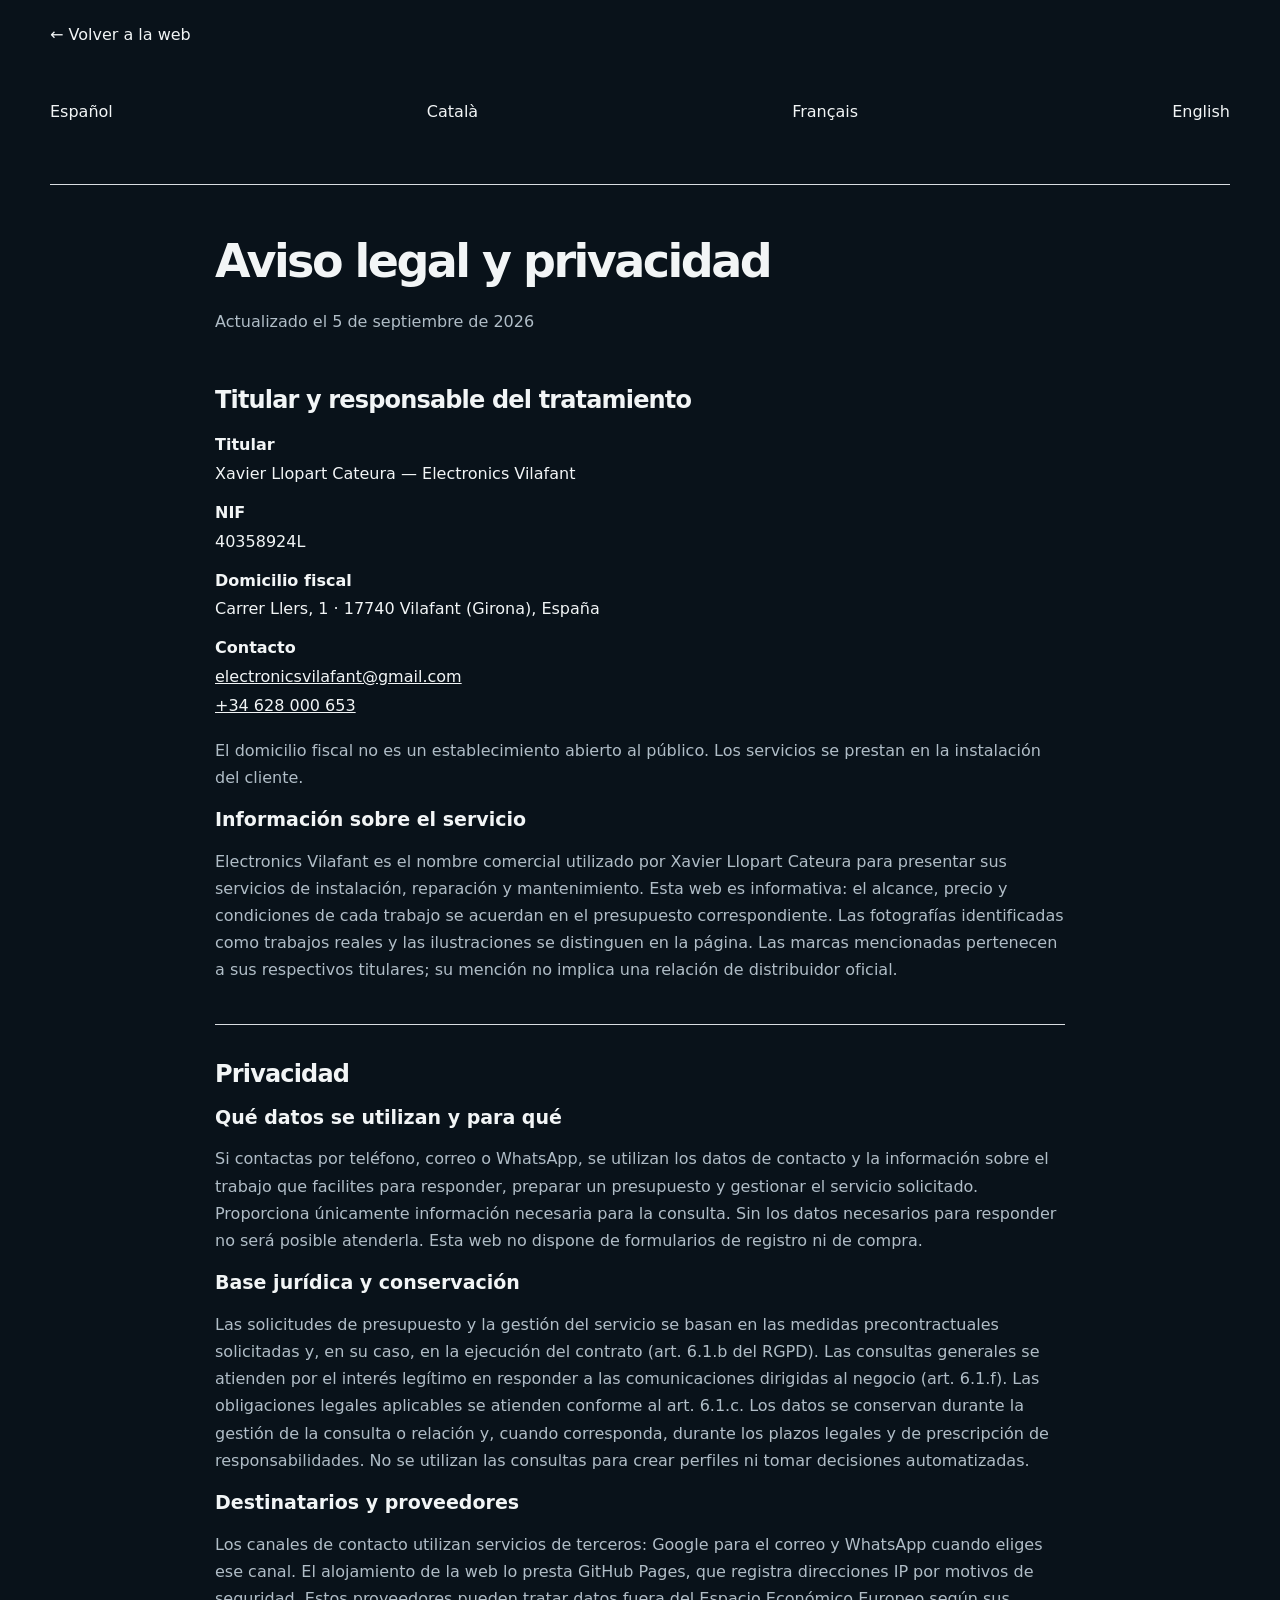
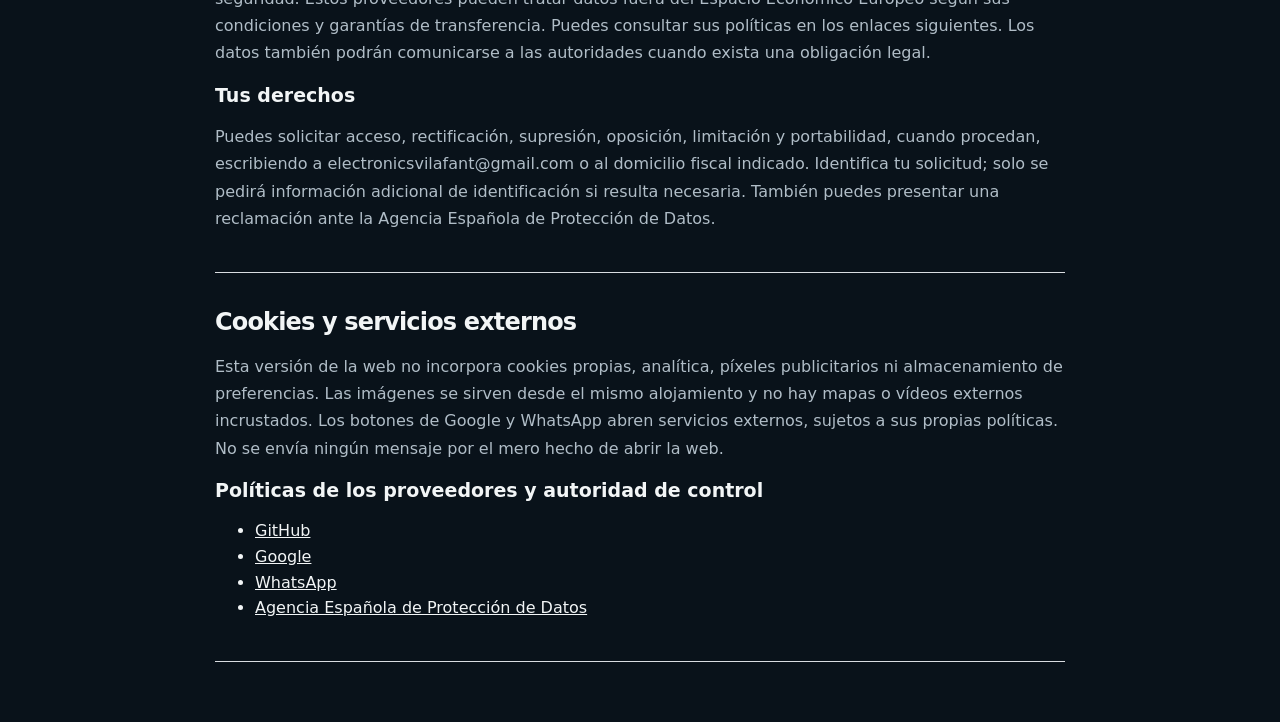
<file: legal.html>
<!DOCTYPE html>

<html lang="es"><head>
<meta content="TzMF8894sAaiKhA2wrbk7s_8dOVNUaIDe1_cLbbDOoE" name="google-site-verification"/>
<meta charset="utf-8"/>
<link href="https://electronicsvilafant.github.io/electronics-vilafant/legal.html" rel="canonical"/>
<meta content="index,follow,max-image-preview:large" name="robots"/>
<meta content="https://electronicsvilafant.github.io/electronics-vilafant/legal.html" property="og:url"/>
<meta content="width=device-width,initial-scale=1" name="viewport"/>
<title>Aviso legal y privacidad | Electronics Vilafant</title>
<meta content="Aviso legal y privacidad — Electronics Vilafant. Xavier Llopart Cateura." name="description"/>
<meta content="#ffffff" name="theme-color"/>
<meta content="Aviso legal y privacidad" property="og:title"/>
<meta content="Aviso legal y privacidad — Electronics Vilafant. Xavier Llopart Cateura." property="og:description"/>
<meta content="website" property="og:type"/>
<style>
    :root {
      --bg:#07111e;
      --panel:#0d1b2d;
      --panel2:#10233a;
      --text:#f5f8fb;
      --muted:#a9b6c7;
      --line:#22354e;
      --accent:#f0c43b;
      --accent2:#ffd95a;
      --ok:#23c66b;
      --max:1180px;
    }
    *{box-sizing:border-box}
    html{scroll-behavior:smooth}
    body{margin:0;font-family:Inter,ui-sans-serif,system-ui,-apple-system,BlinkMacSystemFont,"Segoe UI",Arial,sans-serif;background:var(--bg);color:var(--text);line-height:1.55}
    a{color:inherit;text-decoration:none}
    .wrap{width:min(var(--max),calc(100% - 36px));margin:auto}
    header{position:sticky;top:0;z-index:20;background:rgba(7,17,30,.88);backdrop-filter:blur(12px);border-bottom:1px solid rgba(255,255,255,.06)}
    nav{height:76px;display:flex;align-items:center;justify-content:space-between;gap:18px}
    .brand{display:flex;align-items:center;gap:12px;font-weight:800;letter-spacing:.2px}
    .brand img{width:48px;height:48px;object-fit:contain;border-radius:10px;background:#fff}
    .menu{display:flex;align-items:center;gap:22px;color:#d7e0eb;font-size:14px}
    .menu a:hover{color:var(--accent2)}
    .navcall{padding:11px 16px;border:1px solid var(--accent);border-radius:999px;color:var(--accent2);font-weight:700}
    .hero{padding:90px 0 68px;background:
      radial-gradient(circle at 80% 20%,rgba(240,196,59,.13),transparent 28%),
      linear-gradient(180deg,#081522 0%,#07111e 100%)}
    .hero-grid{display:grid;grid-template-columns:1.15fr .85fr;gap:55px;align-items:center}
    .eyebrow{display:inline-flex;align-items:center;gap:8px;color:var(--accent2);font-weight:800;font-size:14px;letter-spacing:.5px;text-transform:uppercase}
    .dot{width:8px;height:8px;border-radius:50%;background:var(--accent)}
    h1{font-size:clamp(42px,6.5vw,76px);line-height:1.02;margin:18px 0 22px;letter-spacing:-2.7px}
    .hero p{font-size:clamp(18px,2vw,22px);color:#c8d3e1;max-width:700px;margin:0 0 30px}
    .actions{display:flex;flex-wrap:wrap;gap:12px;margin:28px 0}
    .btn{display:inline-flex;align-items:center;justify-content:center;gap:8px;padding:14px 20px;border-radius:12px;font-weight:800;transition:.2s transform,.2s opacity}
    .btn:hover{transform:translateY(-2px)}
    .primary{background:var(--accent);color:#141414}
    .secondary{border:1px solid var(--line);background:rgba(255,255,255,.03)}
    .trust{display:flex;flex-wrap:wrap;gap:18px;color:var(--muted);font-size:14px;margin-top:26px}
    .trust span::before{content:"✓";color:var(--accent);font-weight:900;margin-right:7px}
    .hero-card{background:linear-gradient(145deg,var(--panel2),#0b1828);border:1px solid var(--line);border-radius:26px;padding:28px;box-shadow:0 25px 70px rgba(0,0,0,.25)}
    .hero-card img{display:block;max-width:100%;max-height:240px;margin:0 auto 22px;border-radius:18px}
    .hero-card h2{margin:0 0 8px;font-size:24px}
    .hero-card p{font-size:15px;margin:0;color:var(--muted)}
    .mini-grid{display:grid;grid-template-columns:1fr 1fr;gap:10px;margin-top:22px}
    .mini{padding:14px;border-radius:14px;background:rgba(255,255,255,.035);border:1px solid rgba(255,255,255,.055);font-size:13px;color:#d9e2ed}
    section{padding:82px 0}
    .section-head{max-width:760px;margin-bottom:34px}
    .section-head h2{font-size:clamp(31px,4vw,46px);line-height:1.1;margin:9px 0 12px;letter-spacing:-1.3px}
    .section-head p{color:var(--muted);font-size:18px;margin:0}
    .services{display:grid;grid-template-columns:repeat(3,1fr);gap:16px}
    .card{background:var(--panel);border:1px solid var(--line);border-radius:18px;padding:24px;min-height:215px}
    .icon{width:42px;height:42px;display:grid;place-items:center;border-radius:12px;background:rgba(240,196,59,.12);color:var(--accent2);font-weight:900;margin-bottom:18px}
    .card h3{margin:0 0 9px;font-size:20px}
    .card p{margin:0;color:var(--muted)}
    .jobs{background:#0a1625}
    .gallery{display:grid;grid-template-columns:repeat(3,1fr);gap:14px}
    .ph{aspect-ratio:4/3;border:1px dashed #3d5370;border-radius:18px;display:grid;place-items:center;text-align:center;padding:20px;color:#8fa0b5;background:linear-gradient(145deg,rgba(255,255,255,.02),rgba(255,255,255,.005))}
    .ph strong{display:block;color:#d9e2ec;margin-bottom:5px}
    .area-grid{display:grid;grid-template-columns:.8fr 1.2fr;gap:26px}
    .area-box,.contact-box{background:var(--panel);border:1px solid var(--line);border-radius:20px;padding:28px}
    .places{display:flex;flex-wrap:wrap;gap:9px;margin-top:18px}
    .places span{padding:9px 12px;border-radius:999px;border:1px solid var(--line);color:#d3dde9;background:rgba(255,255,255,.02)}
    .faq{display:grid;gap:12px}
    details{background:var(--panel);border:1px solid var(--line);border-radius:14px;padding:17px 19px}
    summary{cursor:pointer;font-weight:800}
    details p{color:var(--muted);margin:11px 0 0}
    .cta{padding:48px 0 86px}
    .cta-box{background:linear-gradient(135deg,#132842,#0b1a2c);border:1px solid #294467;border-radius:26px;padding:36px;display:flex;align-items:center;justify-content:space-between;gap:24px}
    .cta-box h2{font-size:clamp(28px,4vw,42px);margin:0 0 7px}
    .cta-box p{margin:0;color:var(--muted)}
    footer{border-top:1px solid var(--line);padding:28px 0 100px;color:#8fa0b5;font-size:14px}
    .foot{display:flex;justify-content:space-between;gap:20px;flex-wrap:wrap}
    .mobile-contact{display:none;position:fixed;left:10px;right:10px;bottom:10px;z-index:30;gap:8px;padding:8px;background:rgba(7,17,30,.93);backdrop-filter:blur(12px);border:1px solid var(--line);border-radius:16px}
    .mobile-contact a{flex:1;text-align:center;padding:12px 10px;border-radius:11px;font-weight:800}
    .phone{background:var(--accent);color:#111}
    .wa{background:var(--ok);color:#06160d}
    @media (max-width:880px){
      .menu a:not(.navcall){display:none}
      .hero{padding-top:60px}
      .hero-grid,.area-grid{grid-template-columns:1fr}
      .hero-card{order:-1}
      .services,.gallery{grid-template-columns:1fr 1fr}
      .cta-box{align-items:flex-start;flex-direction:column}
    }
    @media (max-width:600px){
      .wrap{width:min(100% - 24px,var(--max))}
      nav{height:66px}
      .brand span{font-size:14px}
      .brand img{width:40px;height:40px}
      .navcall{display:none}
      h1{letter-spacing:-1.8px}
      section{padding:62px 0}
      .services,.gallery,.mini-grid{grid-template-columns:1fr}
      .card{min-height:auto}
      .mobile-contact{display:flex}
    }

    .identity{background:#091522}
    .identity-grid{display:grid;grid-template-columns:repeat(3,1fr);gap:16px}
    .identity-card{background:var(--panel);border:1px solid var(--line);border-radius:18px;padding:24px}
    .identity-card h3{margin:0 0 10px;font-size:22px}
    .identity-card p{margin:0;color:var(--muted)}
    .legal{border-top:1px solid var(--line);padding:34px 0 110px;background:#06101b}
    .legal-links{display:flex;flex-wrap:wrap;gap:14px 22px;margin-bottom:16px}
    .legal-links a{color:#cbd6e3;font-size:14px}
    .legal-links a:hover{color:var(--accent2)}
    .legal-note{color:#7f91a8;font-size:13px;max-width:900px}
    .legal-section{scroll-margin-top:90px;padding:26px 0;border-top:1px solid rgba(255,255,255,.06)}
    .legal-section h3{margin:0 0 8px}
    .legal-section p{color:var(--muted);font-size:14px;margin:6px 0}
    @media (max-width:760px){.identity-grid{grid-template-columns:1fr}}

  
    .work-gallery{display:grid;grid-template-columns:repeat(4,1fr);gap:14px}
    .work-card{margin:0;overflow:hidden;border:1px solid var(--line);border-radius:18px;background:var(--panel)}
    .work-card img{display:block;width:100%;aspect-ratio:4/3;object-fit:cover}
    .wireless-crop{aspect-ratio:4/3;overflow:hidden;position:relative}
    .wireless-crop img{width:100%;height:100%;aspect-ratio:auto;object-fit:cover;transform:translateY(13%) scale(1.78);transform-origin:center top}
    .work-card figcaption{padding:15px 16px 17px;display:grid;gap:5px}
    .work-card figcaption strong{font-size:16px;color:#eef5ff}
    .work-card figcaption span{font-size:13px;line-height:1.45;color:var(--muted)}
    .intercom-showcase{margin-top:30px;padding:26px;border:1px solid var(--line);border-radius:22px;background:linear-gradient(135deg,#10243d,#0a1727);display:grid;grid-template-columns:.9fr 1.1fr;gap:24px;align-items:center}
    .intercom-copy h2{margin:8px 0 10px;font-size:clamp(26px,3vw,38px)}
    .intercom-copy p{color:var(--muted);line-height:1.65}
    .intercom-copy small{display:block;margin-top:16px;color:#8294aa;line-height:1.5}
    .brand-pills{display:flex;flex-wrap:wrap;gap:8px;margin-top:16px}
    .brand-pills span{padding:8px 11px;border:1px solid #35506f;border-radius:999px;background:rgba(255,255,255,.035);font-size:13px;color:#dbe7f5}
    .intercom-visual{margin:0;overflow:hidden;border-radius:17px;border:1px solid #314966;background:#fff}
    .intercom-visual img{display:block;width:100%;aspect-ratio:16/6.2;object-fit:cover}
    .intercom-visual figcaption{padding:10px 13px;background:#0a1727;color:#91a2b6;font-size:12px}
    @media (max-width:880px){.work-gallery{grid-template-columns:1fr 1fr}.intercom-showcase{grid-template-columns:1fr}}
    @media (max-width:600px){.work-gallery{grid-template-columns:1fr}.intercom-showcase{padding:18px}.intercom-visual img{aspect-ratio:4/3}}
    .audit-case{margin-top:26px;display:grid;grid-template-columns:.85fr 1.15fr;gap:24px;align-items:center;background:#0d1b2d;border:1px solid var(--line);border-radius:20px;padding:18px}
    .audit-case figure{margin:0;overflow:hidden;border-radius:15px}
    .audit-photos{display:grid;grid-template-columns:1fr 1fr;gap:10px}
    .audit-photos figure{background:#081421;border:1px solid var(--line)}
    .audit-photos figcaption{padding:8px 10px;color:#91a2b6;font-size:11px;line-height:1.35}
    .audit-photos img{aspect-ratio:1/1!important}
    .audit-case img{display:block;width:100%;aspect-ratio:4/3;object-fit:cover}
    .audit-case h3{font-size:26px;line-height:1.15;margin:9px 0 10px}
    .audit-case p{color:var(--muted);margin:0 0 10px}
    .audit-case .audit-note{font-size:13px;color:#8294aa;margin-bottom:0}
    .fiscal-address{margin-top:12px;color:#cbd6e3}
    .fiscal-address strong{color:#fff}
    @media (max-width:760px){.audit-case{grid-template-columns:1fr}.audit-photos{grid-template-columns:1fr 1fr}}




    /* V11: idiomas + interiores */
    .lang-switch{display:flex;align-items:center;gap:5px;margin-left:4px;padding:4px;border:1px solid var(--line);border-radius:999px;background:rgba(255,255,255,.025)}
    .lang-btn{border:0;background:transparent;color:#aebcd0;font:inherit;font-size:12px;font-weight:800;line-height:1;padding:7px 8px;border-radius:999px;cursor:pointer}
    .lang-btn:hover{color:#fff;background:rgba(255,255,255,.07)}
    .lang-btn.active{background:var(--accent);color:#111}
    .interiors{background:linear-gradient(180deg,#081421 0%,#091725 100%)}
    .interior-grid{display:grid;grid-template-columns:repeat(3,1fr);gap:16px;margin-top:26px}
    .interior-card{background:var(--panel);border:1px solid var(--line);border-radius:18px;padding:24px;min-height:180px}
    .interior-card .mini-icon{width:40px;height:40px;border-radius:12px;display:grid;place-items:center;background:rgba(240,196,59,.12);border:1px solid rgba(240,196,59,.28);color:var(--accent2);font-weight:900;margin-bottom:16px}
    .interior-card h3{margin:0 0 9px;font-size:20px}
    .interior-card p{margin:0;color:var(--muted)}
    .interior-note{margin-top:18px;color:#c9d5e5;font-size:15px;max-width:850px}
    @media (max-width:980px){.lang-switch{gap:2px}.lang-btn{padding:7px 6px}.menu{gap:12px}}
    @media (max-width:880px){.menu>a:not(.navcall){display:none}.interior-grid{grid-template-columns:1fr 1fr}.lang-switch{margin-left:auto}}
    @media (max-width:600px){.interior-grid{grid-template-columns:1fr}.lang-btn{font-size:11px;padding:7px 6px}}

    /* V17: estilo comercial claro, compacto y centrado en trabajos reales */
    :root{
      --bg:#ffffff;
      --panel:#ffffff;
      --panel2:#f4f5f6;
      --text:#202326;
      --muted:#60676e;
      --line:#d9dde1;
      --accent:#f45b0b;
      --accent2:#d94c00;
      --ok:#159447;
      --max:1240px;
    }
    body{background:#fff;color:var(--text);font-family:Arial,"Helvetica Neue",sans-serif;line-height:1.5}
    .wrap{width:min(var(--max),calc(100% - 48px))}
    .utility-bar{background:#24282c;color:#fff;font-size:13px}
    .utility-inner{height:34px;display:flex;align-items:center;justify-content:space-between;gap:20px}
    .utility-inner a{color:#fff}
    .utility-contact{display:flex;align-items:center;gap:24px}
    header{top:0;background:#fff;border-bottom:1px solid var(--line);backdrop-filter:none;box-shadow:0 2px 8px rgba(0,0,0,.04)}
    nav{height:78px;gap:24px}
    .brand{gap:14px;color:#222;font-size:19px;letter-spacing:0}
    .brand img{width:58px;height:58px;border-radius:0;background:transparent}
    .menu{gap:24px;color:#333;font-size:15px}
    .menu a:hover{color:var(--accent)}
    .navcall{padding:11px 15px;border:1px solid var(--accent);border-radius:4px;background:var(--accent);color:#fff!important}
    .lang-switch{border:1px solid #ccd1d5;border-radius:4px;background:#fff;padding:3px}
    .lang-btn{color:#555;border-radius:2px}
    .lang-btn:hover{color:#111;background:#eceff1}
    .lang-btn.active{background:#272b2f;color:#fff}
    .service-nav{background:#f6f7f8;border-bottom:1px solid var(--line)}
    .service-nav-inner{min-height:49px;display:flex;align-items:stretch;overflow-x:auto;scrollbar-width:none}
    .service-nav-inner::-webkit-scrollbar{display:none}
    .service-nav-inner a{display:flex;align-items:center;gap:7px;padding:0 18px;border-right:1px solid var(--line);font-size:14px;font-weight:700;white-space:nowrap}
    .service-nav-inner a:first-child{border-left:1px solid var(--line)}
    .service-nav-inner a:hover{background:#fff;color:var(--accent)}
    .service-nav-inner span{color:var(--accent);font-size:11px}
    .service-nav-inner .service-nav-contact{margin-left:auto;background:#fff3eb;color:#c74400;border-left:1px solid #efc3a9}
    .hero{padding:48px 0 46px;background:#fff;border-bottom:1px solid var(--line)}
    .hero-grid{grid-template-columns:1.08fr .92fr;gap:34px;align-items:stretch}
    .hero-grid>div:first-child{max-width:760px;padding:26px 0}
    .eyebrow{color:#bb4305;font-size:13px;letter-spacing:0;text-transform:uppercase}
    .dot{border-radius:0;background:var(--accent)}
    h1{max-width:760px;font-size:clamp(38px,5vw,60px);line-height:1.05;margin:14px 0 20px;letter-spacing:0}
    .hero p{font-size:19px;line-height:1.55;color:#50575d;margin-bottom:24px}
    .hero .hero-direct{margin:-7px 0 18px;padding-left:13px;border-left:3px solid var(--accent);font-size:15px;font-weight:700;color:#2f3438}
    .actions{gap:10px;margin:24px 0}
    .btn{min-height:48px;padding:12px 19px;border-radius:4px;transition:.15s background-color,.15s border-color}
    .btn:hover{transform:none}
    .primary{background:var(--accent);color:#fff;border:1px solid var(--accent)}
    .primary:hover{background:#d94c00;border-color:#d94c00}
    .secondary{border:1px solid #aeb4b9;background:#fff;color:#202326}
    .secondary:hover{border-color:#555;background:#f6f7f8}
    .email-btn{border-color:#e0a37f;color:#a63b00}
    .trust{gap:0;color:#596168;font-size:14px;margin-top:24px;border-top:1px solid var(--line)}
    .trust span{padding:12px 18px 0 0;margin-right:18px}
    .trust span::before{color:var(--accent)}
    .hero-card{border-radius:6px;padding:30px;background:#f1f3f4;border:1px solid #d8dcdf;box-shadow:none;display:flex;flex-direction:column;justify-content:center}
    .hero-card img{max-height:170px;margin:0 auto 22px;border-radius:0}
    .hero-card h2{font-size:25px;color:#24282c}
    .hero-card p{font-size:15px;color:#5f666d}
    .hero-work{margin:0;position:relative;min-height:390px;overflow:hidden;border:1px solid #d5d9dc;background:#eef0f1}
    .hero-work img{display:block;width:100%;height:100%;min-height:390px;object-fit:cover;object-position:center 34%}
    .hero-work figcaption{position:absolute;left:0;right:0;bottom:0;display:flex;justify-content:space-between;gap:20px;padding:14px 16px;background:rgba(24,28,31,.9);color:#fff;font-size:13px}
    .hero-work figcaption span{color:#d9dde0}
    .mini-grid{gap:1px;margin-top:20px;background:#cfd4d8;border:1px solid #cfd4d8}
    .mini{border:0;border-radius:0;background:#fff;color:#31363a;padding:12px;font-weight:700}
    section{padding:64px 0}
    .section-head{max-width:790px;margin-bottom:28px}
    .section-head h2{font-size:clamp(28px,3.2vw,40px);line-height:1.15;margin:8px 0 10px;letter-spacing:0}
    .section-head p{color:var(--muted);font-size:17px}
    .services{grid-template-columns:repeat(3,1fr);gap:0;border:1px solid var(--line)}
    .card{border:0;border-right:1px solid var(--line);border-bottom:1px solid var(--line);border-radius:0;padding:25px;min-height:195px;background:#fff}
    .card:nth-child(3n){border-right:0}
    .card:nth-child(n+4){border-bottom:0}
    .card:hover{background:#f8f9fa}
    .icon{width:auto;height:auto;display:block;border-radius:0;background:transparent;color:var(--accent);font-size:13px;margin-bottom:25px}
    .card h3{font-size:19px}
    .card p{color:#60676e}
    .interiors{padding:0;background:#fff}
    .interiors .section-head{display:none}
    .jobs{background:#f3f4f5;border-top:1px solid var(--line);border-bottom:1px solid var(--line)}
    .work-gallery{gap:12px}
    .work-card{border-radius:4px;background:#fff;border:1px solid #d5d9dc}
    .work-card figcaption strong{color:#23272a}
    .work-card figcaption span{color:#626970}
    .audit-case{border-radius:4px;background:#fff;border:1px solid #d5d9dc;padding:16px}
    .audit-photos figure{border-radius:2px;background:#eee;border:1px solid #ddd}
    .audit-photos figcaption{color:#636a70}
    .audit-case p,.audit-case .audit-note{color:#626970}
    .intercom-showcase{border-radius:4px;background:#262b2f;border:0;padding:28px}
    .intercom-copy p{color:#d2d6d9}
    .intercom-copy small{color:#aeb5ba}
    .brand-pills span{border-radius:3px;border-color:#5a6268;background:#33393e;color:#fff}
    .intercom-visual{border-radius:3px;border-color:#555;background:#fff}
    .intercom-visual figcaption{background:#202427;color:#cbd0d4}
    .reviews-section{background:#fff;border-bottom:1px solid var(--line)}
    .reviews-layout{display:grid;grid-template-columns:.72fr 1.28fr;border:1px solid var(--line)}
    .reviews-summary{padding:34px;background:#f4f5f6;border-right:1px solid var(--line)}
    .rating-line{display:flex;align-items:center;gap:14px;margin:14px 0 4px}
    .rating-line strong{font-size:42px;line-height:1;color:#222}
    .stars{color:#f3a600;letter-spacing:1px;font-size:18px}
    .reviews-summary p{margin:8px 0 22px;color:#60676e}
    .google-review-link{display:inline-flex;align-items:center;gap:8px;padding:12px 15px;border:1px solid #aeb4b9;border-radius:3px;background:#fff;font-weight:700}
    .google-review-link:hover{border-color:var(--accent);color:var(--accent)}
    .customer-review{margin:0;padding:34px 38px;background:#fff}
    .review-top{display:flex;align-items:center;justify-content:space-between;gap:20px;color:#60676e;font-size:14px}
    .customer-review>p{max-width:760px;margin:22px 0 26px;font-size:21px;line-height:1.55;color:#2c3033}
    .customer-review footer{display:flex;flex-direction:column;gap:2px;padding:0;border:0;background:transparent;color:#25292c}
    .customer-review footer span{font-size:13px;color:#6a7177}
    .identity{background:#fff}
    .area-grid{gap:0;border:1px solid var(--line)}
    .area-box,.contact-box{border:0;border-radius:0;padding:32px;background:#fff}
    .area-box{border-right:1px solid var(--line);background:#f6f7f8}
    .places{gap:6px}
    .places span{border-radius:3px;background:#fff;color:#333;border-color:#cfd4d8}
    details{border-radius:3px;background:#fff;border-color:#d5d9dc}
    details p{color:#626970}
    .cta{padding:34px 0 70px}
    .cta-box{border-radius:4px;background:#24282c;border:0;padding:34px;color:#fff}
    .cta-box p{color:#d1d5d8}
    footer{background:#f4f5f6;border-color:#d8dcdf;color:#60676e;padding-bottom:34px}
    .mobile-contact{border-radius:5px;background:#fff;border-color:#cfd4d8;box-shadow:0 4px 18px rgba(0,0,0,.16)}
    .mobile-contact a{border-radius:3px}
    .phone{background:var(--accent);color:#fff}
    @media(max-width:980px){
      .service-nav-inner .service-nav-contact{margin-left:0}
      .menu{gap:12px}
    }
    @media(max-width:880px){
      .hero{padding-top:30px}
      .hero-grid{grid-template-columns:1fr}
      .hero-work{min-height:310px}
      .hero-work img{min-height:310px}
      .hero-grid>div:first-child{padding:10px 0}
      .services{grid-template-columns:1fr 1fr}
      .card:nth-child(3n){border-right:1px solid var(--line)}
      .card:nth-child(2n){border-right:0}
      .card:nth-child(n+4){border-bottom:1px solid var(--line)}
      .card:nth-child(n+5){border-bottom:0}
      .area-box{border-right:0;border-bottom:1px solid var(--line)}
      .reviews-layout{grid-template-columns:1fr}
      .reviews-summary{border-right:0;border-bottom:1px solid var(--line)}
    }
    @media(max-width:600px){
      .wrap{width:min(100% - 24px,var(--max))}
      .utility-inner{height:30px;justify-content:center}
      .utility-inner>span{display:none}
      .utility-contact{width:100%;justify-content:space-between;gap:12px;font-size:12px}
      .utility-contact a:last-child{display:none}
      nav{height:67px}
      .brand img{width:44px;height:44px}
      .brand span{font-size:15px}
      .service-nav .wrap{width:100%}
      .service-nav-inner a{padding:0 14px}
      h1{font-size:37px;line-height:1.08}
      .hero p{font-size:17px}
      section{padding:50px 0}
      .services{grid-template-columns:1fr}
      .card,.card:nth-child(2n),.card:nth-child(3n),.card:nth-child(n+5){border-right:0;border-bottom:1px solid var(--line)}
      .card:last-child{border-bottom:0}
      .hero-card{padding:22px}
      .hero-work,.hero-work img{min-height:250px}
      .hero-work figcaption{align-items:flex-start;flex-direction:column;gap:2px}
      .mini-grid{grid-template-columns:1fr 1fr}
      .cta-box{padding:26px 22px}
      .reviews-summary,.customer-review{padding:24px 20px}
      .customer-review>p{font-size:18px}
    }

/* Revisión integral V17: legibilidad, navegación y móvil */
:root{--accent:#bb4305;--accent2:#a63700}
html{scroll-padding-top:100px}
section[id],article[id],#contacto{scroll-margin-top:100px}
a:focus-visible,button:focus-visible,summary:focus-visible{outline:3px solid #075ab4;outline-offset:4px}
.skip-link{position:absolute;top:8px;left:12px;z-index:100;background:#fff;color:#152b41;padding:12px;transform:translateY(-180%)}
.skip-link:focus{transform:none}
.lang-btn{display:inline-flex;align-items:center;justify-content:center;min-width:34px;min-height:36px;text-decoration:none}
.menu .lang-switch a{display:inline-flex}
.work-card img,.audit-photos img,.intercom-visual img{height:auto}
.intercom-image-crop{aspect-ratio:983/220;overflow:hidden;background:#fff}
.intercom-image-crop img{width:100%;height:auto;aspect-ratio:auto;object-fit:contain}
.intercom-copy h2{color:#fff}.intercom-copy .eyebrow{color:#ffb381}
.primary,.navcall,.phone{background:#bb4305;border-color:#bb4305;color:#fff}
.wa{background:#117a3c;color:#fff}
.trust span::before{color:#a63700}
.hero-work img{height:100%;object-fit:cover}
.mobile-section-nav{display:none}
.brand img{flex-shrink:0}
.area-box,.contact-box,.hero-grid>div{min-width:0}
.utility-contact a{overflow-wrap:anywhere}
summary{min-height:28px}
@media(max-width:880px){
 .mobile-section-nav{display:flex;gap:22px;padding:12px 0;border-top:1px solid #d9dde1;font-size:14px;font-weight:bold}
 nav{gap:12px}.brand{gap:9px}
}
@media(max-width:600px){
 header nav{height:auto;min-height:72px;flex-wrap:wrap;padding:8px 0;gap:6px}
 .lang-switch{padding:2px}.lang-btn{min-width:30px;min-height:36px;padding:7px 5px;font-size:12px}
 .brand span{font-size:14px}.brand img{width:38px;height:38px}
 .mobile-section-nav{justify-content:space-between;gap:10px}
 .hero{padding-top:20px}.hero-grid{gap:24px}
 h1{font-size:clamp(30px,8.7vw,37px)}
 body{padding-bottom:84px}.mobile-contact a{min-height:46px;display:grid;place-items:center}
 .hero-work{height:350px}.hero-work img{min-height:0;height:100%}
 .intercom-copy h2{font-size:28px}
 html{scroll-padding-top:148px}section[id],article[id],#contacto{scroll-margin-top:148px}
}
@media(prefers-reduced-motion:reduce){html{scroll-behavior:auto}*,*::before,*::after{transition:none!important}}

@media(max-width:360px){html{scroll-padding-top:165px}section[id],article[id],#contacto{scroll-margin-top:165px}}

.legal-document{max-width:850px;padding:36px 0 60px}.legal-document section{padding:24px 0;border-bottom:1px solid #d9dde1}.legal-document h1{font-size:clamp(30px,5vw,46px)}.legal-document h2{font-size:24px;line-height:1.25}.legal-document h3{font-size:19px}.legal-document a{text-decoration:underline;overflow-wrap:anywhere}.legal-document p{line-height:1.7}.legal-document dl{line-height:1.8}.legal-document dt{font-weight:bold}.legal-document dd{margin:0 0 10px}.legal-page{padding-bottom:0}.legal-top{padding:22px 0;border-bottom:1px solid #d9dde1}.legal-languages{display:flex;flex-wrap:wrap;gap:20px;margin-top:14px}
</style>
<link href="assets/favicon.png" rel="icon" type="image/png"/><meta content="strict-origin-when-cross-origin" name="referrer"/><link href="https://electronicsvilafant.github.io/electronics-vilafant/legal.html" hreflang="es" rel="alternate"/><link href="https://electronicsvilafant.github.io/electronics-vilafant/legal-ca.html" hreflang="ca" rel="alternate"/><link href="https://electronicsvilafant.github.io/electronics-vilafant/legal-fr.html" hreflang="fr" rel="alternate"/><link href="https://electronicsvilafant.github.io/electronics-vilafant/legal-en.html" hreflang="en" rel="alternate"/><link href="https://electronicsvilafant.github.io/electronics-vilafant/legal.html" hreflang="x-default" rel="alternate"/><link href="assets/redesign.css" rel="stylesheet"/></head>
<body class="legal-page"><div class="wrap legal-top"><a href="index.html">← Volver a la web</a><nav aria-label="Idiomas" class="legal-languages" style="height:auto"><a aria-current="page" href="legal.html" hreflang="es" lang="es">Español</a><a href="legal-ca.html" hreflang="ca" lang="ca">Català</a><a href="legal-fr.html" hreflang="fr" lang="fr">Français</a><a href="legal-en.html" hreflang="en" lang="en">English</a></nav></div><main class="wrap legal-document" id="contenido"><h1>Aviso legal y privacidad</h1><p>Actualizado el 5 de septiembre de 2026</p><section id="titular"><h2>Titular y responsable del tratamiento</h2><dl><dt>Titular</dt><dd>Xavier Llopart Cateura — Electronics Vilafant</dd><dt>NIF</dt><dd>40358924L</dd><dt>Domicilio fiscal</dt><dd>Carrer Llers, 1 · 17740 Vilafant (Girona), España</dd><dt>Contacto</dt><dd><a href="mailto:electronicsvilafant@gmail.com">electronicsvilafant@gmail.com</a><br/><a href="tel:+34628000653">+34 628 000 653</a></dd></dl><p>El domicilio fiscal no es un establecimiento abierto al público. Los servicios se prestan en la instalación del cliente.</p><h3>Información sobre el servicio</h3><p>Electronics Vilafant es el nombre comercial utilizado por Xavier Llopart Cateura para presentar sus servicios de instalación, reparación y mantenimiento. Esta web es informativa: el alcance, precio y condiciones de cada trabajo se acuerdan en el presupuesto correspondiente. Las fotografías identificadas como trabajos reales y las ilustraciones se distinguen en la página. Las marcas mencionadas pertenecen a sus respectivos titulares; su mención no implica una relación de distribuidor oficial.</p></section><section id="privacidad"><h2>Privacidad</h2><h3>Qué datos se utilizan y para qué</h3><p>Si contactas por teléfono, correo o WhatsApp, se utilizan los datos de contacto y la información sobre el trabajo que facilites para responder, preparar un presupuesto y gestionar el servicio solicitado. Proporciona únicamente información necesaria para la consulta. Sin los datos necesarios para responder no será posible atenderla. Esta web no dispone de formularios de registro ni de compra.</p><h3>Base jurídica y conservación</h3><p>Las solicitudes de presupuesto y la gestión del servicio se basan en las medidas precontractuales solicitadas y, en su caso, en la ejecución del contrato (art. 6.1.b del RGPD). Las consultas generales se atienden por el interés legítimo en responder a las comunicaciones dirigidas al negocio (art. 6.1.f). Las obligaciones legales aplicables se atienden conforme al art. 6.1.c. Los datos se conservan durante la gestión de la consulta o relación y, cuando corresponda, durante los plazos legales y de prescripción de responsabilidades. No se utilizan las consultas para crear perfiles ni tomar decisiones automatizadas.</p><h3>Destinatarios y proveedores</h3><p>Los canales de contacto utilizan servicios de terceros: Google para el correo y WhatsApp cuando eliges ese canal. El alojamiento de la web lo presta GitHub Pages, que registra direcciones IP por motivos de seguridad. Estos proveedores pueden tratar datos fuera del Espacio Económico Europeo según sus condiciones y garantías de transferencia. Puedes consultar sus políticas en los enlaces siguientes. Los datos también podrán comunicarse a las autoridades cuando exista una obligación legal.</p><h3>Tus derechos</h3><p>Puedes solicitar acceso, rectificación, supresión, oposición, limitación y portabilidad, cuando procedan, escribiendo a electronicsvilafant@gmail.com o al domicilio fiscal indicado. Identifica tu solicitud; solo se pedirá información adicional de identificación si resulta necesaria. También puedes presentar una reclamación ante la Agencia Española de Protección de Datos.</p></section><section id="cookies"><h2>Cookies y servicios externos</h2><p>Esta versión de la web no incorpora cookies propias, analítica, píxeles publicitarios ni almacenamiento de preferencias. Las imágenes se sirven desde el mismo alojamiento y no hay mapas o vídeos externos incrustados. Los botones de Google y WhatsApp abren servicios externos, sujetos a sus propias políticas. No se envía ningún mensaje por el mero hecho de abrir la web.</p><h3>Políticas de los proveedores y autoridad de control</h3><ul><li><a href="https://docs.github.com/en/site-policy/privacy-policies/github-general-privacy-statement">GitHub</a></li><li><a href="https://policies.google.com/privacy">Google</a></li><li><a href="https://www.whatsapp.com/legal/privacy-policy-eea">WhatsApp</a></li><li><a href="https://www.aepd.es/">Agencia Española de Protección de Datos</a></li></ul></section></main></body></html>
</file>
<file: assets/redesign.css>
:root{--bg:#09121a;--panel:#111e28;--panel2:#182935;--text:#f2f5f6;--muted:#b0bdc7;--line:#2a3b48;--accent:#d8e75a;--accent2:#ecf58b;--max:1180px;color-scheme:dark}*{box-sizing:border-box}html{scroll-behavior:smooth;scroll-padding-top:130px}body{margin:0;background:var(--bg)!important;color:var(--text)!important;font:16px/1.6 system-ui,-apple-system,Segoe UI,sans-serif}a{color:inherit;text-decoration:none}button,input{font:inherit}button,a,summary{-webkit-tap-highlight-color:transparent}a:focus-visible,button:focus-visible,summary:focus-visible,input:focus-visible{outline:3px solid var(--accent);outline-offset:5px}.wrap{width:min(var(--max),calc(100% - 48px));margin:auto}header{position:sticky;top:0;z-index:10;background:#09121af2;border-bottom:1px solid var(--line);backdrop-filter:blur(12px)}nav{min-height:100px;display:flex;align-items:center;justify-content:space-between;gap:24px}.brand{display:flex;align-items:center;gap:16px;font-weight:750;font-size:19px}.brand img{width:78px;height:78px;object-fit:contain}.menu{display:flex;align-items:center;gap:24px;font-size:14px}.menu a:hover{color:var(--accent)}.navcall{display:none}.lang-switch{display:flex;gap:3px;border:1px solid var(--line);padding:4px;border-radius:8px}.lang-btn{padding:5px 7px}.lang-btn.active{color:var(--bg);background:var(--accent);border-radius:4px}.mobile-section-nav{display:none}.hero{padding:64px 0 76px;background:radial-gradient(ellipse at 95% 20%,#25362c80,transparent 60%)}.hero-grid{display:grid;grid-template-columns:1.25fr .75fr;gap:70px;align-items:center}.hero-brand{display:flex;align-items:center;gap:20px;margin-bottom:24px}.hero-brand img{width:160px;height:160px;object-fit:contain}.hero-brand span{font-size:13px;letter-spacing:.18em;font-weight:700;max-width:160px}.eyebrow{font-size:12px;font-weight:700;text-transform:uppercase;letter-spacing:.12em;color:var(--accent)}h1{font-size:clamp(38px,5vw,66px);letter-spacing:-.055em;line-height:1.08;margin:16px 0 22px}h2{font-size:clamp(28px,3vw,40px);letter-spacing:-.035em;line-height:1.2;margin:10px 0 16px}h3{font-size:21px;line-height:1.3;margin:0 0 12px}p{color:var(--muted)}.hero p{font-size:19px;max-width:550px}.actions{display:flex;gap:12px;flex-wrap:wrap;margin-top:26px}.btn{display:inline-flex;align-items:center;justify-content:center;padding:13px 23px;border-radius:8px;font-weight:700;border:1px solid var(--line)}.primary{background:var(--accent);color:var(--bg);border-color:var(--accent)}.secondary{background:transparent}.btn:hover{filter:brightness(1.1)}figure{margin:0}.hero-work{position:relative}.hero-work img{width:100%;height:510px;object-fit:cover;object-position:66% 18%;border-radius:16px}.hero-work figcaption{position:absolute;bottom:20px;left:20px;right:20px;padding:16px;background:#09121ae8;border:1px solid #ffffff22;border-radius:8px;font-weight:650}section{padding:70px 0;border-bottom:1px solid var(--line)}.section-head{max-width:760px;margin-bottom:30px}.section-head p{margin-bottom:0}.services{display:grid;grid-template-columns:repeat(3,1fr);gap:16px}.card{padding:25px;background:var(--panel);border:1px solid var(--line);border-radius:12px}.card p{font-size:15px;margin:0}.icon{color:var(--accent);font-size:13px;margin-bottom:18px}.jobs{background:#0c1720}.work-gallery{display:grid;grid-template-columns:repeat(4,1fr);gap:16px}.work-card{overflow:hidden;border:1px solid var(--line);border-radius:12px;background:var(--panel)}.work-card img{width:100%;height:245px;object-fit:cover}.work-card figcaption{padding:18px;font-size:15px}.project-details{margin-top:24px;border:1px solid var(--line);border-radius:10px;padding:18px}.project-details summary{cursor:pointer;color:var(--accent);font-weight:650}.audit-case{display:grid;grid-template-columns:1fr 1fr;gap:28px;margin-top:24px}.audit-photos{display:grid;grid-template-columns:1fr 1fr;gap:12px}.audit-photos img{width:100%;height:220px;object-fit:cover;border-radius:8px}.audit-photos figcaption{font-size:13px;color:var(--muted)}.audit-note{font-size:14px}.reviews-layout{display:grid;grid-template-columns:.8fr 1.2fr;gap:55px;align-items:center}.reviews-summary p{font-size:34px;font-weight:700;color:var(--text);letter-spacing:-.03em;margin:12px 0}.google-review-link{color:var(--accent);border-bottom:1px solid var(--accent);padding-bottom:5px}.customer-review{margin:0;padding:28px;background:var(--panel);border:1px solid var(--line);border-radius:12px}.customer-review p{font-size:20px;color:var(--text)}.review-top{display:flex;justify-content:space-between;color:var(--muted)}.stars{color:var(--accent)}.customer-review footer{padding:0;background:transparent!important;border:0}.customer-review footer span{display:block;color:var(--muted);font-size:13px}.area-grid{display:grid;grid-template-columns:1fr 1.2fr;gap:42px}.area-box,.contact-box{min-width:0}.places{display:flex;flex-wrap:wrap;gap:8px;margin-top:20px}.places span{border:1px solid var(--line);border-radius:20px;padding:5px 10px;font-size:12px;color:var(--muted)}body>footer{padding:30px 0 110px;background:var(--bg)!important;color:var(--muted)!important}.foot{display:flex;justify-content:space-between;gap:18px;font-size:13px}.skip-link{position:absolute;left:-9999px}.skip-link:focus{left:12px;top:12px;background:var(--accent);color:var(--bg);padding:10px;z-index:100}.assistant-launcher{position:fixed;right:24px;bottom:24px;z-index:40;border:0;border-radius:30px;background:var(--accent);color:var(--bg);padding:15px 22px;font-weight:700;box-shadow:0 8px 30px #0006;cursor:pointer}.assistant-panel{position:fixed;right:24px;bottom:90px;width:370px;max-width:calc(100vw - 32px);max-height:calc(100dvh - 120px);z-index:40;background:var(--panel);border:1px solid var(--line);border-radius:16px;box-shadow:0 20px 80px #0009;overflow:auto}.assistant-panel[hidden]{display:none}.assistant-header{padding:20px;border-bottom:1px solid var(--line);display:flex;align-items:start;gap:12px}.assistant-header strong{font-size:15px}.assistant-header p{font-size:12px;margin:5px 0 0}.assistant-close{margin-left:auto;border:0;background:transparent;color:var(--text);font-size:24px;cursor:pointer}.assistant-messages{height:205px;overflow:auto;padding:18px;display:flex;flex-direction:column;gap:12px}.chat-message{padding:12px 14px;background:var(--panel2);border-radius:10px;color:var(--text);font-size:14px;margin:0;max-width:95%;overflow-wrap:anywhere}.chat-message.user{align-self:flex-end;background:#d8e75a;color:var(--bg)}.assistant-quick{padding:0 18px 12px;display:flex;flex-wrap:wrap;gap:8px}.assistant-quick button{font-size:12px;background:transparent;border:1px solid var(--line);color:var(--text);border-radius:20px;padding:6px 10px;cursor:pointer}.assistant-form{display:flex;gap:8px;padding:14px 18px;border-top:1px solid var(--line)}.assistant-form input{width:100%;min-width:0;background:var(--bg);color:var(--text);border:1px solid var(--line);border-radius:6px;padding:10px;font-size:14px}.assistant-form button{background:var(--accent);color:var(--bg);border:0;border-radius:6px;padding:10px;cursor:pointer}.assistant-contact{display:block;margin:0 18px 18px;color:var(--accent);font-size:13px}body>main>section p[style]{color:var(--muted)!important}footer .final-legal-links a{color:var(--muted)}@media(max-width:980px){.menu>a{display:none}.hero-grid{gap:35px}.hero-work img{height:470px}.work-gallery{grid-template-columns:repeat(2,1fr)}.hero-brand span{display:none}.hero-brand img{width:135px;height:135px}}@media(max-width:650px){.wrap{width:calc(100% - 36px)}nav{min-height:90px;gap:10px}.brand{font-size:14px;gap:9px}.brand img{width:58px;height:58px}.menu{gap:0}.lang-btn{padding:5px;font-size:11px}.mobile-section-nav{display:flex;justify-content:space-between;padding:0 0 12px;font-size:13px;color:var(--muted)}.hero{padding:32px 0 45px}.hero-grid{grid-template-columns:1fr;gap:30px}.hero-brand{justify-content:center;margin-bottom:25px}.hero-brand img{width:190px;height:190px}.hero-brand span{display:block;font-size:11px;max-width:140px}.hero h1{font-size:43px}.hero p{font-size:17px}.hero-work img{height:285px;object-position:66% 18%}.hero-work figcaption{font-size:14px;bottom:14px;left:14px;right:14px}.services{grid-template-columns:1fr 1fr;gap:10px}.card{padding:18px}.card h3{font-size:17px}.card p{font-size:14px}.work-gallery{gap:12px}.work-card img{height:190px}.work-card figcaption{padding:12px;font-size:13px}section{padding:45px 0}.reviews-layout,.area-grid,.audit-case{grid-template-columns:1fr;gap:25px}.customer-review p{font-size:18px}.reviews-summary p{font-size:28px}.foot{flex-direction:column;gap:6px}.assistant-launcher{right:16px;bottom:16px}.assistant-panel{right:16px;bottom:80px}.assistant-messages{height:180px}.contact-box .btn{padding:12px 16px}}@media(prefers-reduced-motion:reduce){html{scroll-behavior:auto}}

.assistant-panel{padding:0}

/* Updated client photos and verified review excerpts. */
.work-gallery{grid-template-columns:repeat(3,1fr)}.work-card img.intercom-photo{object-position:center 62%}.work-card img.ceiling-photo{object-position:center 60%}.reviews-layout{grid-template-columns:1fr;gap:28px}.review-cards{display:grid;grid-template-columns:repeat(3,1fr);gap:16px}.customer-review{padding:22px}.customer-review p{font-size:17px}.customer-review footer a{display:block;font-size:12px;color:var(--muted);margin-top:5px}.rating-line{display:flex;align-items:center;gap:14px;margin:14px 0 0}.rating-line strong{font-size:38px}.reviews-summary p{font-size:22px;margin:4px 0 14px}.review-date{display:block;color:var(--muted);font-size:12px;margin-top:14px}.pa-card{grid-column:1/-1;display:grid;grid-template-columns:.7fr 1.3fr;gap:30px;align-items:center}.pa-card img{width:100%;height:270px;object-fit:cover;border-radius:8px}.pa-card figcaption{font-size:12px;color:var(--muted);margin-top:8px}@media(max-width:980px){.work-gallery,.review-cards{grid-template-columns:repeat(2,1fr)}}@media(max-width:650px){.review-cards,.pa-card{grid-template-columns:1fr}.pa-card img{height:auto}.pa-card{gap:20px}}

.pa-card img{height:auto;object-fit:contain}.review-full{margin:12px 0 18px}.review-full summary{font-size:13px;color:var(--accent);cursor:pointer}.review-full p{font-size:14px;color:var(--muted)}.review-cards{align-items:start}

/* Version 2.1: focus on calls and three priority services. */
.hero h1{font-size:clamp(35px,4.3vw,56px);line-height:1.12;letter-spacing:-.04em}.hero-brand{margin-bottom:18px}.hero-brand img{width:130px;height:130px}.hero-rating{display:inline-flex;gap:9px;flex-wrap:wrap;font-size:14px;margin:4px 0 15px}.hero-rating span{color:var(--accent)}.technician{display:flex;flex-direction:column;gap:3px;color:var(--muted);font-size:14px}.technician strong{color:var(--text)}.hero .actions{margin-top:20px}.priority-services{grid-template-columns:repeat(3,1fr)}.priority-card{padding:0;overflow:hidden;display:flex;flex-direction:column}.priority-card figure{position:relative}.priority-card img{width:100%;height:220px;object-fit:cover;display:block}.priority-card#megafonia img{object-fit:contain;background:#17202a}.priority-card#videoporteros img{object-position:center 62%}.priority-card figcaption{font-size:10px;color:var(--muted);background:var(--panel);padding:4px 12px}.priority-copy{padding:24px;display:flex;flex-direction:column;flex:1}.priority-copy .icon{margin-bottom:12px}.priority-copy p{margin-bottom:20px}.service-contact{color:var(--accent);font-size:14px;font-weight:650;margin-top:auto}.other-services{margin-top:24px;border:1px solid var(--line);border-radius:10px;padding:18px}.other-services summary{cursor:pointer;color:var(--muted);font-weight:600}.other-services .services{margin-top:20px;grid-template-columns:repeat(2,1fr)}.contact-dock{position:fixed;bottom:0;left:0;right:0;z-index:35;background:#0c1720f5;backdrop-filter:blur(12px);border-top:1px solid var(--line);display:flex;justify-content:center;align-items:center;gap:14px;padding:12px 24px max(12px,env(safe-area-inset-bottom))}.contact-dock>span{font-size:14px;color:var(--muted);margin-right:16px}.contact-dock a{padding:12px 20px;border-radius:8px;font-weight:750;text-align:center}.dock-call{background:var(--accent);color:var(--bg)}.dock-wa{background:#153c2a;color:#e0ffeb;border:1px solid #3f7658}.assistant-launcher{bottom:90px;background:var(--panel);color:var(--muted);border:1px solid var(--line);padding:9px 14px;font-size:12px;box-shadow:none}.assistant-panel{bottom:138px;max-height:calc(100dvh - 165px)}body>footer{padding-bottom:130px}@media(max-width:800px){.priority-services{grid-template-columns:1fr}.priority-card{display:grid;grid-template-columns:.75fr 1.25fr}.priority-card img{height:100%;min-height:230px}.priority-card figure{height:100%}.priority-card figcaption{position:absolute;bottom:0;left:0;right:0}.contact-dock>span{display:none}}@media(max-width:650px){.hero-brand{justify-content:flex-start;margin-bottom:18px}.hero-brand img{width:115px;height:115px}.hero-brand span{font-size:11px}.hero h1{font-size:35px}.hero p{font-size:16px}.priority-card{display:flex}.priority-card img{height:220px;min-height:0}.priority-card figcaption{position:static}.other-services .services{grid-template-columns:1fr}.contact-dock{padding:10px 12px max(10px,env(safe-area-inset-bottom));gap:8px}.contact-dock a{padding:12px 10px;font-size:13px}.dock-call{flex:1.6}.dock-wa{flex:1}.assistant-launcher{bottom:80px}.assistant-panel{bottom:124px;max-height:calc(100dvh - 145px)}}
</file>
